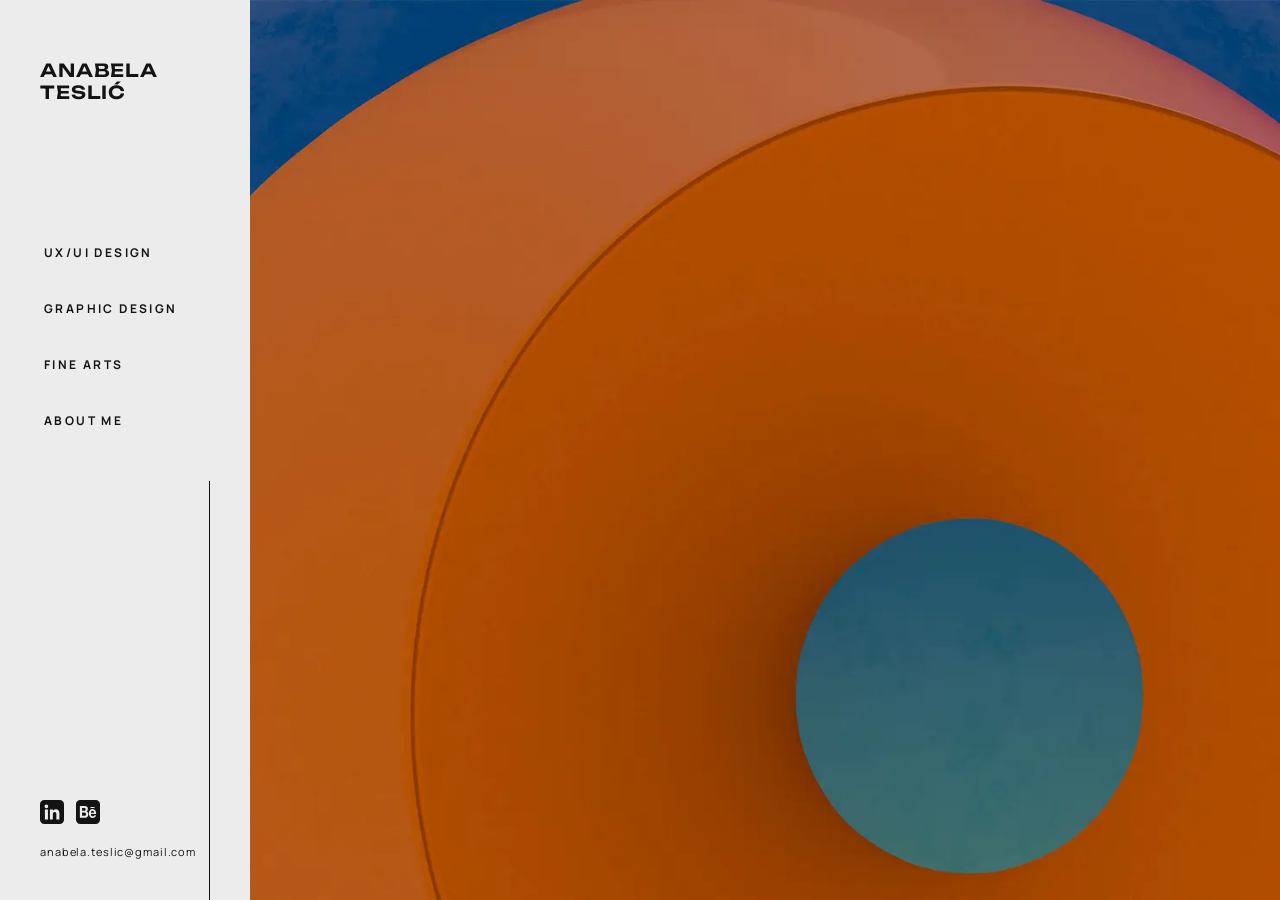
<file: index.html>
<!doctype html>
<html lang="en">
  <head>
    <meta charset="utf-8" />
    <meta name="viewport" content="width=device-width, initial-scale=1" />
    <title>Anabela Teslić — Portfolio</title>
    <meta
      name="description"
      content="Portfolio of Anabela Teslić — designer with five years in visual design, branding, print, digital, and illustration."
    />
    <link rel="preconnect" href="https://fonts.googleapis.com" />
    <link rel="preconnect" href="https://fonts.gstatic.com" crossorigin />
    <link rel="stylesheet" href="css/base.css" />
    <link rel="stylesheet" href="css/layout.css" />
    <link rel="stylesheet" href="css/components.css" />
    <link rel="stylesheet" href="css/animations.css" />
    <link rel="prefetch" href="ux-ui-design.html" />
  </head>
  <body class="page-home">
    <div class="page-shell">
      <header class="topbar">
        <a class="logo-mark logo-mark--mobile" href="index.html" aria-label="Anabela Teslić — Home">Anabela Teslić</a>
        <button
          class="menu-trigger"
          type="button"
          aria-expanded="false"
          aria-controls="mobile-menu"
          aria-label="Open navigation"
          data-menu-trigger
        ></button>
      </header>

      <aside class="sidebar" aria-label="Primary">
        <a class="logo-mark logo-mark--desktop sidebar__brand" href="index.html" aria-label="Anabela Teslić — Home">
          <p>Anabela</p>
          <p>Teslić</p>
        </a>
        <nav class="sidebar__menu" aria-label="Pages">
          <ul class="menu">
            <li class="menu__item">
              <a class="menu-button" href="ux-ui-design.html"><span class="menu-button__label">UX/UI Design</span></a>
            </li>
            <li class="menu__item">
              <a class="menu-button" href="graphic-design.html"><span class="menu-button__label">Graphic Design</span></a>
            </li>
            <li class="menu__item">
              <a class="menu-button" href="fine-arts.html"><span class="menu-button__label">Fine Arts</span></a>
            </li>
            <li class="menu__item">
              <a class="menu-button" href="about-me.html"><span class="menu-button__label">About Me</span></a>
            </li>
          </ul>
        </nav>
        <div class="sidebar__footer">
          <div class="sidebar__contact">
            <ul class="social-icons" aria-label="Social links">
              <li>
                <a class="social-icons__link" href="https://www.linkedin.com/in/anabela-tesli%C4%87-7952a528a/" target="_blank" rel="noopener" aria-label="LinkedIn">
                  <svg xmlns="http://www.w3.org/2000/svg" viewBox="0 0 17.74 17.74" aria-hidden="true"><path fill-rule="evenodd" d="M14.62,0H3.13A3.13,3.13,0,0,0,0,3.13V14.62a3.13,3.13,0,0,0,3.13,3.12H14.62a3.12,3.12,0,0,0,3.12-3.12V3.13A3.13,3.13,0,0,0,14.62,0ZM5.88,14.34H3.62V7.05H5.88ZM4.74,6.09A1.35,1.35,0,1,1,6.07,4.75,1.34,1.34,0,0,1,4.74,6.09Zm9.6,8.25H12.09V10.51c0-1-.4-1.63-1.23-1.63s-1.37.61-1.37,1.63v3.83H7.32V7.05H9.49V8a2.54,2.54,0,0,1,2.2-1.2c1.54,0,2.65.94,2.65,2.89Z"/></svg>
                </a>
              </li>
              <li>
                <a class="social-icons__link" href="https://www.behance.net/anabelateslic" target="_blank" rel="noopener" aria-label="Behance">
                  <svg xmlns="http://www.w3.org/2000/svg" viewBox="0 0 17.74 17.74" aria-hidden="true"><path fill-rule="evenodd" d="M6.26,9.26H4.5v2.42H6.23a1.63,1.63,0,0,0,.45-.06,1.11,1.11,0,0,0,.38-.18.92.92,0,0,0,.27-.36,1.28,1.28,0,0,0,.1-.56,1.29,1.29,0,0,0-.32-1A1.23,1.23,0,0,0,6.26,9.26Z"/><path fill-rule="evenodd" d="M6.86,7.71a1,1,0,0,0,.28-.79,1.23,1.23,0,0,0-.09-.51.88.88,0,0,0-.26-.31A1,1,0,0,0,6.43,6,1.84,1.84,0,0,0,6,5.9H4.5V8H6.14A1.08,1.08,0,0,0,6.86,7.71Z"/><polygon fill-rule="evenodd" points="6.24 11.68 6.23 11.68 6.24 11.69 6.24 11.68"/><path fill-rule="evenodd" d="M14.62,0H3.13A3.13,3.13,0,0,0,0,3.13V14.62a3.13,3.13,0,0,0,3.13,3.12H14.62a3.12,3.12,0,0,0,3.12-3.12V3.13A3.13,3.13,0,0,0,14.62,0ZM10.7,5.12h3V6h-3ZM8.83,11.79a2.25,2.25,0,0,1-.58.79,2.37,2.37,0,0,1-.84.46,3.43,3.43,0,0,1-1,.14H2.87V4.42H6.35a4.08,4.08,0,0,1,1,.11,2.18,2.18,0,0,1,.75.36,1.78,1.78,0,0,1,.48.67,2.81,2.81,0,0,1,.17,1,2.22,2.22,0,0,1-.26,1.11,2,2,0,0,1-.75.72,1.77,1.77,0,0,1,1,.82,2.73,2.73,0,0,1,.34,1.41A2.88,2.88,0,0,1,8.83,11.79Zm2.55-.14h0a1.16,1.16,0,0,0,1,.38,1.19,1.19,0,0,0,.76-.26,1.13,1.13,0,0,0,.39-.57h1.29a3,3,0,0,1-.95,1.64,2.43,2.43,0,0,1-1.54.49,2.64,2.64,0,0,1-1.14-.24,2.47,2.47,0,0,1-.86-.68,3.23,3.23,0,0,1-.55-1.06A4.84,4.84,0,0,1,9.53,10a4.36,4.36,0,0,1,.2-1.33,3.07,3.07,0,0,1,.56-1.06,2.66,2.66,0,0,1,.86-.71,2.46,2.46,0,0,1,1.12-.25A2.22,2.22,0,0,1,13.46,7a2.47,2.47,0,0,1,.83.84A3.68,3.68,0,0,1,14.76,9a5.45,5.45,0,0,1,.11,1.41H11A1.92,1.92,0,0,0,11.38,11.65Z"/><path fill-rule="evenodd" d="M13.05,8.32A1,1,0,0,0,12.22,8a1.06,1.06,0,0,0-.58.14,1.24,1.24,0,0,0-.37.35,1.41,1.41,0,0,0-.2.45,2.25,2.25,0,0,0-.06.41H13.4a2,2,0,0,0-.34-1Z"/></svg>
                </a>
              </li>
            </ul>
            <a class="email-link" href="mailto:anabela.teslic@gmail.com">anabela.teslic@gmail.com</a>
          </div>
          <span class="sidebar__divider" aria-hidden="true"></span>
        </div>
      </aside>

      <nav class="mobile-menu" id="mobile-menu" aria-label="Mobile">
        <ul class="mobile-menu__list">
          <li>
            <a class="mobile-menu__item" href="ux-ui-design.html">UX/UI Design</a>
          </li>
          <li>
            <a class="mobile-menu__item" href="graphic-design.html">Graphic Design</a>
          </li>
          <li>
            <a class="mobile-menu__item" href="fine-arts.html">Fine Arts</a>
          </li>
          <li>
            <a class="mobile-menu__item" href="about-me.html">About Me</a>
          </li>
        </ul>
        <div class="mobile-menu__contact">
          <ul class="social-icons" aria-label="Social links">
            <li>
              <a class="social-icons__link" href="https://www.linkedin.com/in/anabela-tesli%C4%87-7952a528a/" target="_blank" rel="noopener" aria-label="LinkedIn">
                <svg xmlns="http://www.w3.org/2000/svg" viewBox="0 0 17.74 17.74" aria-hidden="true"><path fill-rule="evenodd" d="M14.62,0H3.13A3.13,3.13,0,0,0,0,3.13V14.62a3.13,3.13,0,0,0,3.13,3.12H14.62a3.12,3.12,0,0,0,3.12-3.12V3.13A3.13,3.13,0,0,0,14.62,0ZM5.88,14.34H3.62V7.05H5.88ZM4.74,6.09A1.35,1.35,0,1,1,6.07,4.75,1.34,1.34,0,0,1,4.74,6.09Zm9.6,8.25H12.09V10.51c0-1-.4-1.63-1.23-1.63s-1.37.61-1.37,1.63v3.83H7.32V7.05H9.49V8a2.54,2.54,0,0,1,2.2-1.2c1.54,0,2.65.94,2.65,2.89Z"/></svg>
              </a>
            </li>
            <li>
              <a class="social-icons__link" href="https://www.behance.net/anabelateslic" target="_blank" rel="noopener" aria-label="Behance">
                <svg xmlns="http://www.w3.org/2000/svg" viewBox="0 0 17.74 17.74" aria-hidden="true"><path fill-rule="evenodd" d="M6.26,9.26H4.5v2.42H6.23a1.63,1.63,0,0,0,.45-.06,1.11,1.11,0,0,0,.38-.18.92.92,0,0,0,.27-.36,1.28,1.28,0,0,0,.1-.56,1.29,1.29,0,0,0-.32-1A1.23,1.23,0,0,0,6.26,9.26Z"/><path fill-rule="evenodd" d="M6.86,7.71a1,1,0,0,0,.28-.79,1.23,1.23,0,0,0-.09-.51.88.88,0,0,0-.26-.31A1,1,0,0,0,6.43,6,1.84,1.84,0,0,0,6,5.9H4.5V8H6.14A1.08,1.08,0,0,0,6.86,7.71Z"/><polygon fill-rule="evenodd" points="6.24 11.68 6.23 11.68 6.24 11.69 6.24 11.68"/><path fill-rule="evenodd" d="M14.62,0H3.13A3.13,3.13,0,0,0,0,3.13V14.62a3.13,3.13,0,0,0,3.13,3.12H14.62a3.12,3.12,0,0,0,3.12-3.12V3.13A3.13,3.13,0,0,0,14.62,0ZM10.7,5.12h3V6h-3ZM8.83,11.79a2.25,2.25,0,0,1-.58.79,2.37,2.37,0,0,1-.84.46,3.43,3.43,0,0,1-1,.14H2.87V4.42H6.35a4.08,4.08,0,0,1,1,.11,2.18,2.18,0,0,1,.75.36,1.78,1.78,0,0,1,.48.67,2.81,2.81,0,0,1,.17,1,2.22,2.22,0,0,1-.26,1.11,2,2,0,0,1-.75.72,1.77,1.77,0,0,1,1,.82,2.73,2.73,0,0,1,.34,1.41A2.88,2.88,0,0,1,8.83,11.79Zm2.55-.14h0a1.16,1.16,0,0,0,1,.38,1.19,1.19,0,0,0,.76-.26,1.13,1.13,0,0,0,.39-.57h1.29a3,3,0,0,1-.95,1.64,2.43,2.43,0,0,1-1.54.49,2.64,2.64,0,0,1-1.14-.24,2.47,2.47,0,0,1-.86-.68,3.23,3.23,0,0,1-.55-1.06A4.84,4.84,0,0,1,9.53,10a4.36,4.36,0,0,1,.2-1.33,3.07,3.07,0,0,1,.56-1.06,2.66,2.66,0,0,1,.86-.71,2.46,2.46,0,0,1,1.12-.25A2.22,2.22,0,0,1,13.46,7a2.47,2.47,0,0,1,.83.84A3.68,3.68,0,0,1,14.76,9a5.45,5.45,0,0,1,.11,1.41H11A1.92,1.92,0,0,0,11.38,11.65Z"/><path fill-rule="evenodd" d="M13.05,8.32A1,1,0,0,0,12.22,8a1.06,1.06,0,0,0-.58.14,1.24,1.24,0,0,0-.37.35,1.41,1.41,0,0,0-.2.45,2.25,2.25,0,0,0-.06.41H13.4a2,2,0,0,0-.34-1Z"/></svg>
              </a>
            </li>
          </ul>
          <a class="email-link" href="mailto:anabela.teslic@gmail.com">anabela.teslic@gmail.com</a>
        </div>
      </nav>

      <main id="main" class="main page-home__main">
        <section class="home-hero" aria-label="Featured work">
          <picture>
            <source type="image/webp" srcset="assets/images/home/home-background.webp" />
            <img class="home-hero__image" src="assets/images/home/home-background.png" alt="" />
          </picture>
        </section>
      </main>
    </div>

    <noscript>
      <style>
        [data-reveal] {
          opacity: 1 !important;
          transform: none !important;
        }
      </style>
    </noscript>

    <script src="js/main.js" defer></script>
    <script src="js/home.js" defer></script>
  </body>
</html>
</file>
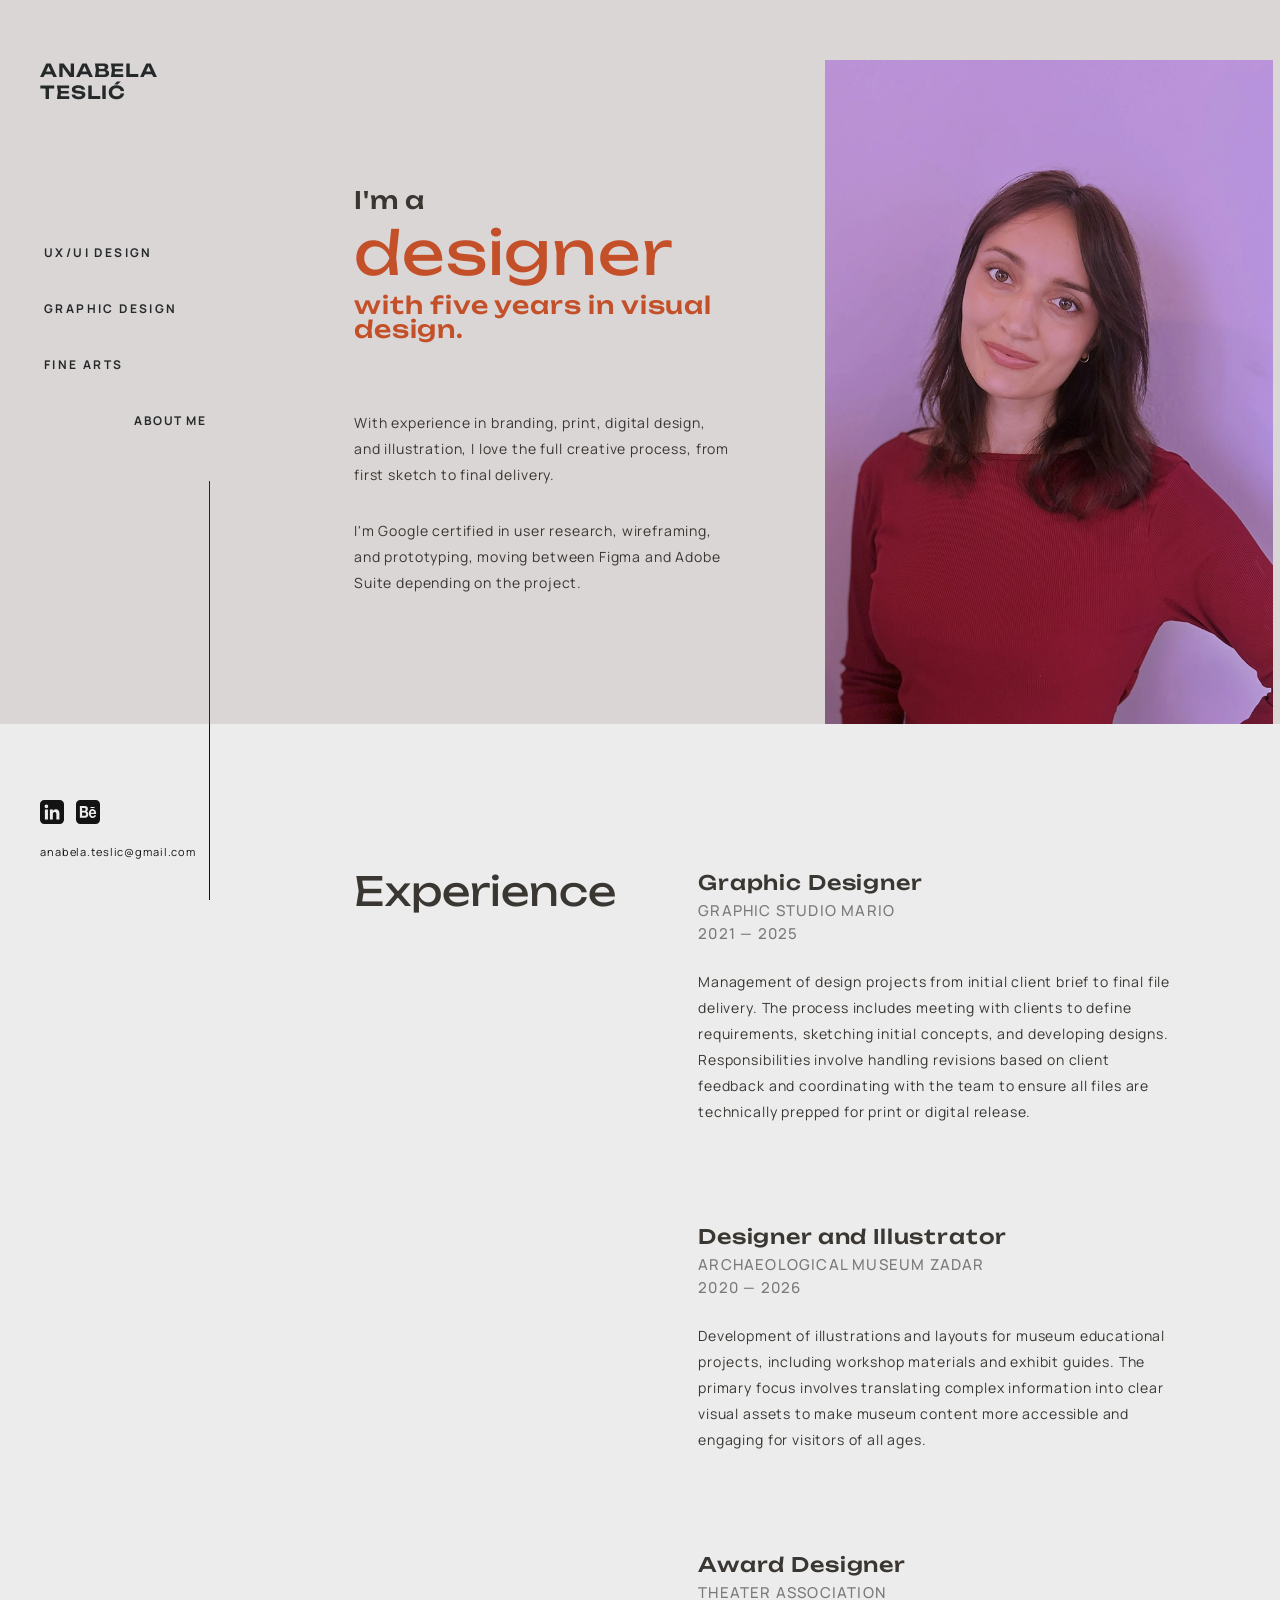
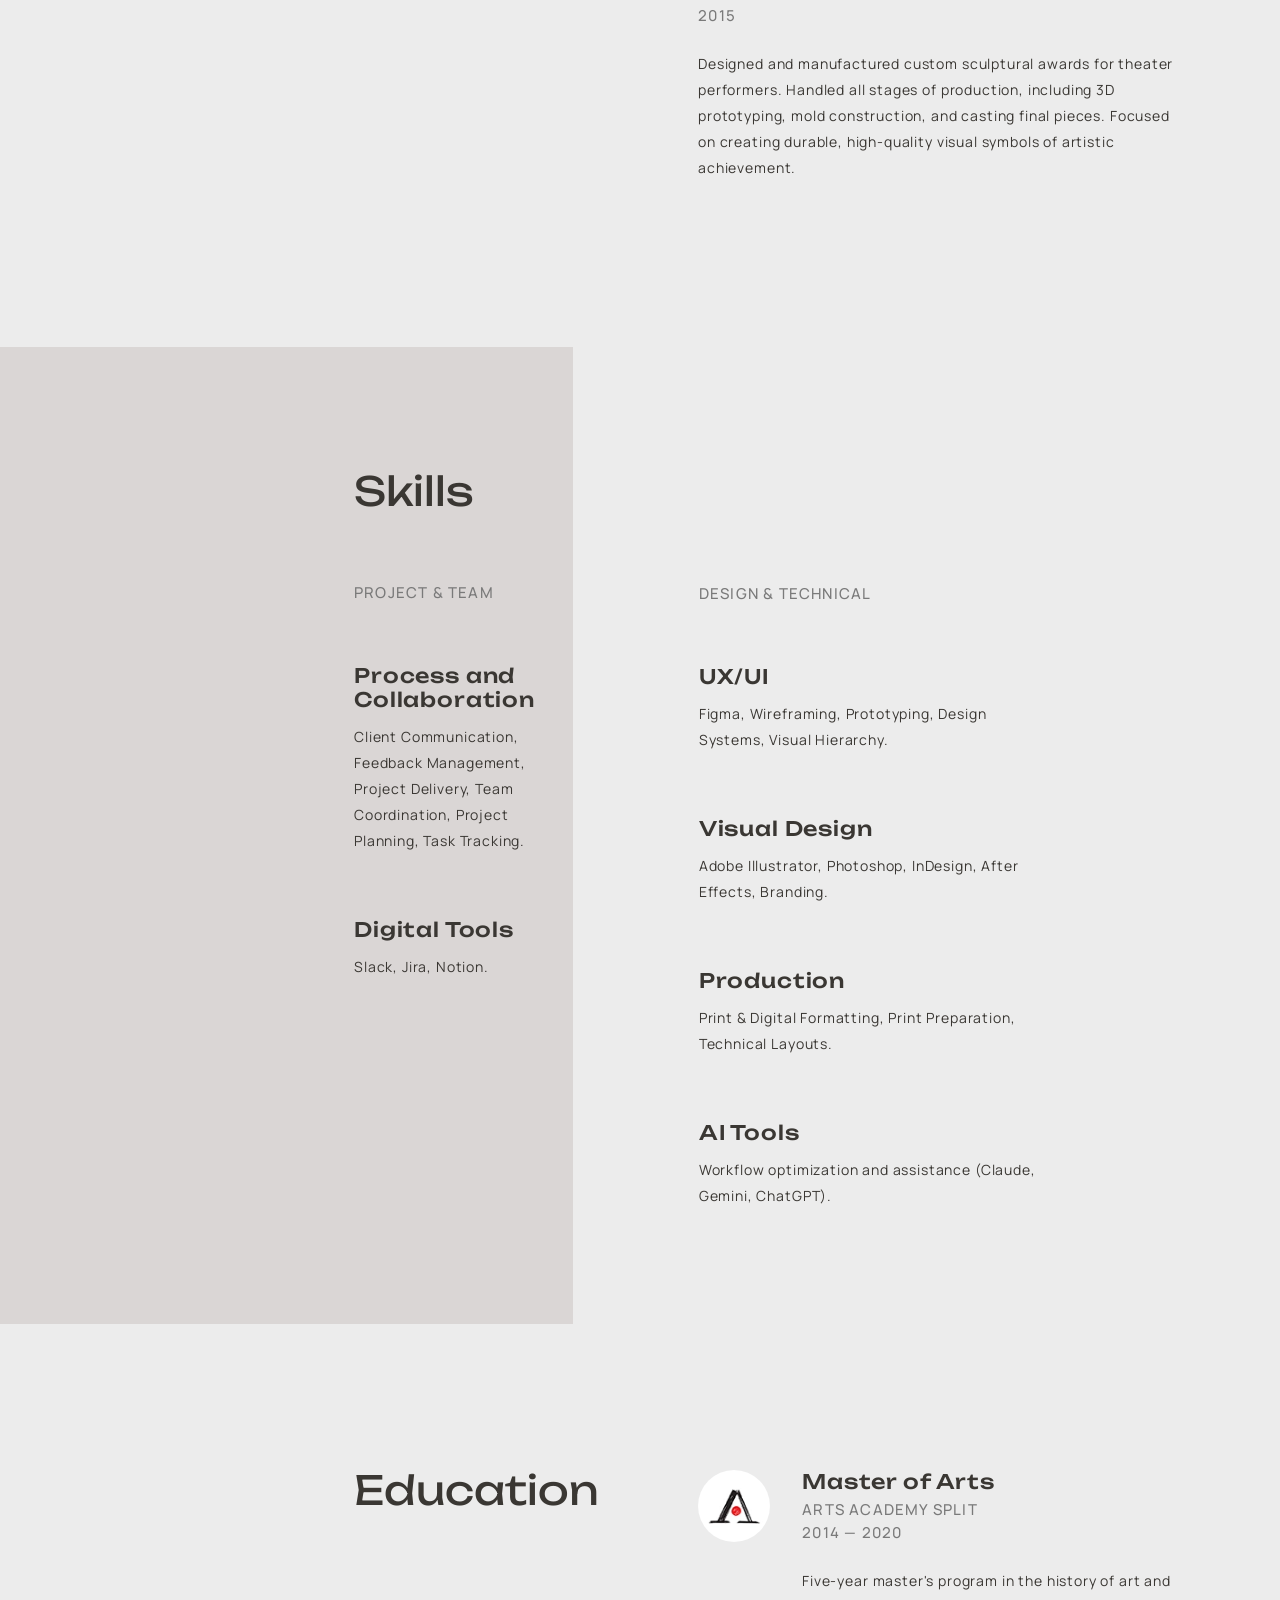
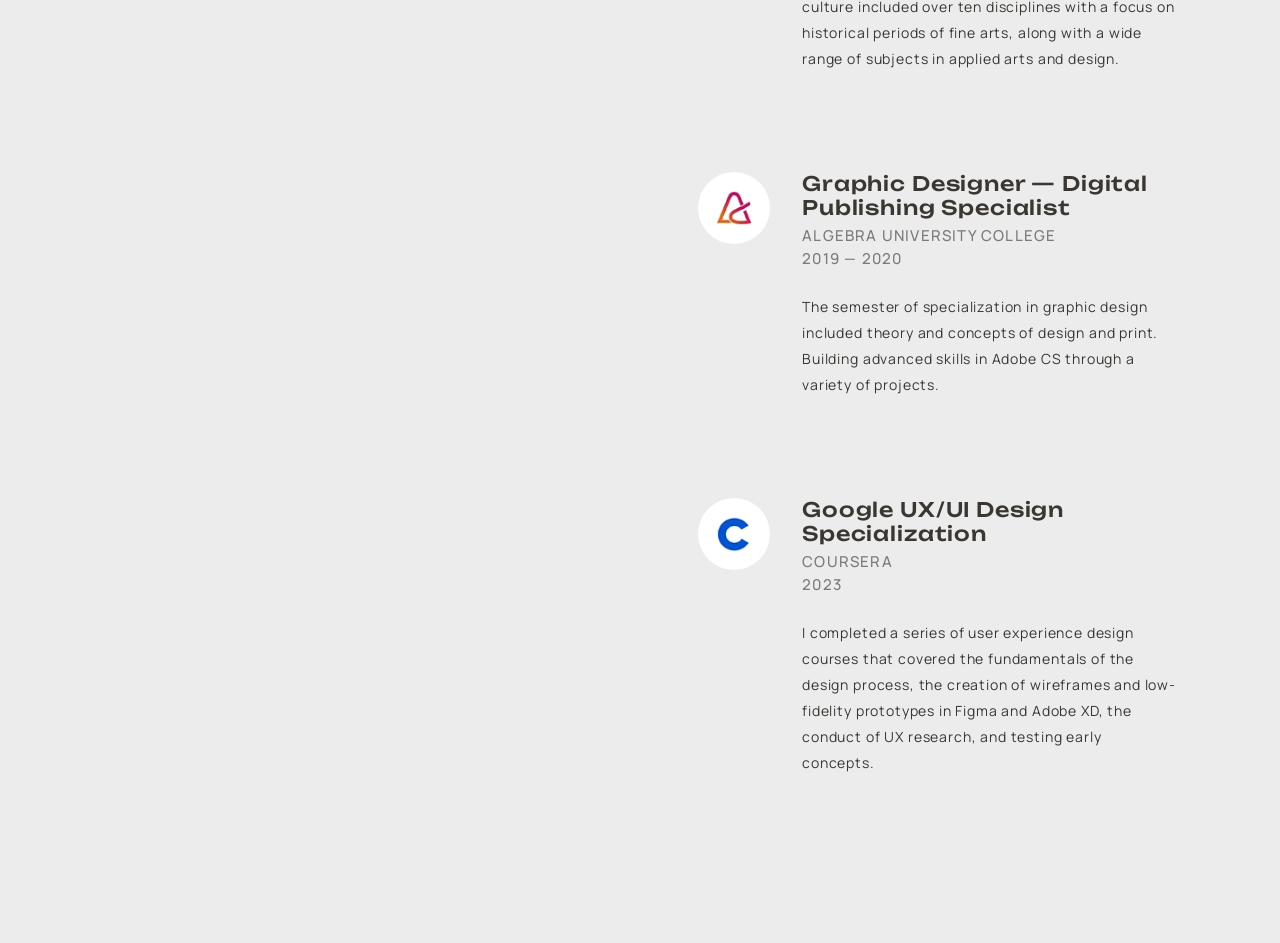
<file: about-me.html>
<!doctype html>
<html lang="en">
  <head>
    <meta charset="utf-8" />
    <meta name="viewport" content="width=device-width, initial-scale=1" />
    <title>About Me — Anabela Teslić</title>
    <meta name="description" content="About Anabela Teslić — designer with five years in visual design, with experience in branding, print, digital, and illustration." />
    <link rel="preconnect" href="https://fonts.googleapis.com" />
    <link rel="preconnect" href="https://fonts.gstatic.com" crossorigin />
    <link rel="stylesheet" href="css/base.css" />
    <link rel="stylesheet" href="css/layout.css" />
    <link rel="stylesheet" href="css/components.css" />
    <link rel="stylesheet" href="css/animations.css" />
    <link rel="stylesheet" href="css/about-me.css" />
  </head>
  <body class="page-about-me">
    <div class="page-shell">
      <header class="topbar">
        <a class="logo-mark logo-mark--mobile" href="index.html" aria-label="Anabela Teslić — Home">Anabela Teslić</a>
        <button
          class="menu-trigger"
          type="button"
          aria-expanded="false"
          aria-controls="mobile-menu"
          aria-label="Open navigation"
          data-menu-trigger
        ></button>
      </header>

      <aside class="sidebar" aria-label="Primary">
        <a class="logo-mark logo-mark--desktop sidebar__brand" href="index.html" aria-label="Anabela Teslić — Home">
          <p>Anabela</p>
          <p>Teslić</p>
        </a>
        <nav class="sidebar__menu" aria-label="Pages">
          <ul class="menu">
            <li class="menu__item">
              <a class="menu-button" href="ux-ui-design.html"><span class="menu-button__label">UX/UI Design</span></a>
            </li>
            <li class="menu__item">
              <a class="menu-button" href="graphic-design.html"><span class="menu-button__label">Graphic Design</span></a>
            </li>
            <li class="menu__item">
              <a class="menu-button" href="fine-arts.html"><span class="menu-button__label">Fine Arts</span></a>
            </li>
            <li class="menu__item">
              <a class="menu-button" aria-current="page" href="about-me.html"><span class="menu-button__label">About Me</span></a>
            </li>
          </ul>
        </nav>
        <div class="sidebar__footer">
          <div class="sidebar__contact">
            <ul class="social-icons" aria-label="Social links">
              <li>
                <a class="social-icons__link" href="https://www.linkedin.com/in/anabela-tesli%C4%87-7952a528a/" target="_blank" rel="noopener" aria-label="LinkedIn">
                  <svg xmlns="http://www.w3.org/2000/svg" viewBox="0 0 17.74 17.74" aria-hidden="true"><path fill-rule="evenodd" d="M14.62,0H3.13A3.13,3.13,0,0,0,0,3.13V14.62a3.13,3.13,0,0,0,3.13,3.12H14.62a3.12,3.12,0,0,0,3.12-3.12V3.13A3.13,3.13,0,0,0,14.62,0ZM5.88,14.34H3.62V7.05H5.88ZM4.74,6.09A1.35,1.35,0,1,1,6.07,4.75,1.34,1.34,0,0,1,4.74,6.09Zm9.6,8.25H12.09V10.51c0-1-.4-1.63-1.23-1.63s-1.37.61-1.37,1.63v3.83H7.32V7.05H9.49V8a2.54,2.54,0,0,1,2.2-1.2c1.54,0,2.65.94,2.65,2.89Z"/></svg>
                </a>
              </li>
              <li>
                <a class="social-icons__link" href="https://www.behance.net/anabelateslic" target="_blank" rel="noopener" aria-label="Behance">
                  <svg xmlns="http://www.w3.org/2000/svg" viewBox="0 0 17.74 17.74" aria-hidden="true"><path fill-rule="evenodd" d="M6.26,9.26H4.5v2.42H6.23a1.63,1.63,0,0,0,.45-.06,1.11,1.11,0,0,0,.38-.18.92.92,0,0,0,.27-.36,1.28,1.28,0,0,0,.1-.56,1.29,1.29,0,0,0-.32-1A1.23,1.23,0,0,0,6.26,9.26Z"/><path fill-rule="evenodd" d="M6.86,7.71a1,1,0,0,0,.28-.79,1.23,1.23,0,0,0-.09-.51.88.88,0,0,0-.26-.31A1,1,0,0,0,6.43,6,1.84,1.84,0,0,0,6,5.9H4.5V8H6.14A1.08,1.08,0,0,0,6.86,7.71Z"/><polygon fill-rule="evenodd" points="6.24 11.68 6.23 11.68 6.24 11.69 6.24 11.68"/><path fill-rule="evenodd" d="M14.62,0H3.13A3.13,3.13,0,0,0,0,3.13V14.62a3.13,3.13,0,0,0,3.13,3.12H14.62a3.12,3.12,0,0,0,3.12-3.12V3.13A3.13,3.13,0,0,0,14.62,0ZM10.7,5.12h3V6h-3ZM8.83,11.79a2.25,2.25,0,0,1-.58.79,2.37,2.37,0,0,1-.84.46,3.43,3.43,0,0,1-1,.14H2.87V4.42H6.35a4.08,4.08,0,0,1,1,.11,2.18,2.18,0,0,1,.75.36,1.78,1.78,0,0,1,.48.67,2.81,2.81,0,0,1,.17,1,2.22,2.22,0,0,1-.26,1.11,2,2,0,0,1-.75.72,1.77,1.77,0,0,1,1,.82,2.73,2.73,0,0,1,.34,1.41A2.88,2.88,0,0,1,8.83,11.79Zm2.55-.14h0a1.16,1.16,0,0,0,1,.38,1.19,1.19,0,0,0,.76-.26,1.13,1.13,0,0,0,.39-.57h1.29a3,3,0,0,1-.95,1.64,2.43,2.43,0,0,1-1.54.49,2.64,2.64,0,0,1-1.14-.24,2.47,2.47,0,0,1-.86-.68,3.23,3.23,0,0,1-.55-1.06A4.84,4.84,0,0,1,9.53,10a4.36,4.36,0,0,1,.2-1.33,3.07,3.07,0,0,1,.56-1.06,2.66,2.66,0,0,1,.86-.71,2.46,2.46,0,0,1,1.12-.25A2.22,2.22,0,0,1,13.46,7a2.47,2.47,0,0,1,.83.84A3.68,3.68,0,0,1,14.76,9a5.45,5.45,0,0,1,.11,1.41H11A1.92,1.92,0,0,0,11.38,11.65Z"/><path fill-rule="evenodd" d="M13.05,8.32A1,1,0,0,0,12.22,8a1.06,1.06,0,0,0-.58.14,1.24,1.24,0,0,0-.37.35,1.41,1.41,0,0,0-.2.45,2.25,2.25,0,0,0-.06.41H13.4a2,2,0,0,0-.34-1Z"/></svg>
                </a>
              </li>
            </ul>
            <a class="email-link" href="mailto:anabela.teslic@gmail.com">anabela.teslic@gmail.com</a>
          </div>
          <span class="sidebar__divider" aria-hidden="true"></span>
        </div>
      </aside>

      <nav class="mobile-menu" id="mobile-menu" aria-label="Mobile">
        <ul class="mobile-menu__list">
          <li><a class="mobile-menu__item" href="ux-ui-design.html">UX/UI Design</a></li>
          <li><a class="mobile-menu__item" href="graphic-design.html">Graphic Design</a></li>
          <li><a class="mobile-menu__item" href="fine-arts.html">Fine Arts</a></li>
          <li><a class="mobile-menu__item" aria-current="page" href="about-me.html">About Me</a></li>
        </ul>
        <div class="mobile-menu__contact">
          <ul class="social-icons" aria-label="Social links">
            <li>
              <a class="social-icons__link" href="https://www.linkedin.com/in/anabela-tesli%C4%87-7952a528a/" target="_blank" rel="noopener" aria-label="LinkedIn">
                <svg xmlns="http://www.w3.org/2000/svg" viewBox="0 0 17.74 17.74" aria-hidden="true"><path fill-rule="evenodd" d="M14.62,0H3.13A3.13,3.13,0,0,0,0,3.13V14.62a3.13,3.13,0,0,0,3.13,3.12H14.62a3.12,3.12,0,0,0,3.12-3.12V3.13A3.13,3.13,0,0,0,14.62,0ZM5.88,14.34H3.62V7.05H5.88ZM4.74,6.09A1.35,1.35,0,1,1,6.07,4.75,1.34,1.34,0,0,1,4.74,6.09Zm9.6,8.25H12.09V10.51c0-1-.4-1.63-1.23-1.63s-1.37.61-1.37,1.63v3.83H7.32V7.05H9.49V8a2.54,2.54,0,0,1,2.2-1.2c1.54,0,2.65.94,2.65,2.89Z"/></svg>
              </a>
            </li>
            <li>
              <a class="social-icons__link" href="https://www.behance.net/anabelateslic" target="_blank" rel="noopener" aria-label="Behance">
                <svg xmlns="http://www.w3.org/2000/svg" viewBox="0 0 17.74 17.74" aria-hidden="true"><path fill-rule="evenodd" d="M6.26,9.26H4.5v2.42H6.23a1.63,1.63,0,0,0,.45-.06,1.11,1.11,0,0,0,.38-.18.92.92,0,0,0,.27-.36,1.28,1.28,0,0,0,.1-.56,1.29,1.29,0,0,0-.32-1A1.23,1.23,0,0,0,6.26,9.26Z"/><path fill-rule="evenodd" d="M6.86,7.71a1,1,0,0,0,.28-.79,1.23,1.23,0,0,0-.09-.51.88.88,0,0,0-.26-.31A1,1,0,0,0,6.43,6,1.84,1.84,0,0,0,6,5.9H4.5V8H6.14A1.08,1.08,0,0,0,6.86,7.71Z"/><polygon fill-rule="evenodd" points="6.24 11.68 6.23 11.68 6.24 11.69 6.24 11.68"/><path fill-rule="evenodd" d="M14.62,0H3.13A3.13,3.13,0,0,0,0,3.13V14.62a3.13,3.13,0,0,0,3.13,3.12H14.62a3.12,3.12,0,0,0,3.12-3.12V3.13A3.13,3.13,0,0,0,14.62,0ZM10.7,5.12h3V6h-3ZM8.83,11.79a2.25,2.25,0,0,1-.58.79,2.37,2.37,0,0,1-.84.46,3.43,3.43,0,0,1-1,.14H2.87V4.42H6.35a4.08,4.08,0,0,1,1,.11,2.18,2.18,0,0,1,.75.36,1.78,1.78,0,0,1,.48.67,2.81,2.81,0,0,1,.17,1,2.22,2.22,0,0,1-.26,1.11,2,2,0,0,1-.75.72,1.77,1.77,0,0,1,1,.82,2.73,2.73,0,0,1,.34,1.41A2.88,2.88,0,0,1,8.83,11.79Zm2.55-.14h0a1.16,1.16,0,0,0,1,.38,1.19,1.19,0,0,0,.76-.26,1.13,1.13,0,0,0,.39-.57h1.29a3,3,0,0,1-.95,1.64,2.43,2.43,0,0,1-1.54.49,2.64,2.64,0,0,1-1.14-.24,2.47,2.47,0,0,1-.86-.68,3.23,3.23,0,0,1-.55-1.06A4.84,4.84,0,0,1,9.53,10a4.36,4.36,0,0,1,.2-1.33,3.07,3.07,0,0,1,.56-1.06,2.66,2.66,0,0,1,.86-.71,2.46,2.46,0,0,1,1.12-.25A2.22,2.22,0,0,1,13.46,7a2.47,2.47,0,0,1,.83.84A3.68,3.68,0,0,1,14.76,9a5.45,5.45,0,0,1,.11,1.41H11A1.92,1.92,0,0,0,11.38,11.65Z"/><path fill-rule="evenodd" d="M13.05,8.32A1,1,0,0,0,12.22,8a1.06,1.06,0,0,0-.58.14,1.24,1.24,0,0,0-.37.35,1.41,1.41,0,0,0-.2.45,2.25,2.25,0,0,0-.06.41H13.4a2,2,0,0,0-.34-1Z"/></svg>
              </a>
            </li>
          </ul>
          <a class="email-link" href="mailto:anabela.teslic@gmail.com">anabela.teslic@gmail.com</a>
        </div>
      </nav>

      <main id="main" class="main">
        <section class="about-headline" aria-label="Introduction" data-reveal>
          <div class="about-headline__text">
            <div class="hero-statement">
              <p class="hero-statement__line-top">I'm a</p>
              <p class="hero-statement__line-display">designer</p>
              <p class="hero-statement__line-bottom">with five years in visual design.</p>
            </div>
            <div class="about-headline__description">
              <p>With experience in branding, print, digital design, and illustration, I love the full creative process, from first sketch to final delivery.</p>
              <p>I'm Google certified in user research, wireframing, and prototyping, moving between Figma and Adobe Suite depending on the project.</p>
            </div>
          </div>
          <picture>
            <source type="image/webp" srcset="assets/images/about/portrait.webp" />
            <img class="about-headline__portrait" src="assets/images/about/portrait.png" alt="Portrait of Anabela Teslić" />
          </picture>
        </section>

        <section class="about-section" aria-label="Experience" data-reveal>
          <div class="about-section__title-cell">
            <h2 class="about-section__title t-headline-large">Experience</h2>
          </div>
          <div class="about-section__items-cell">
            <ul class="experience-list">
              <li class="experience-item">
                <div class="experience-item__body">
                  <header class="experience-item__title">
                    <h3 class="experience-item__role">Graphic Designer</h3>
                    <p class="experience-item__company">Graphic Studio Mario</p>
                    <p class="experience-item__duration">2021 — 2025</p>
                  </header>
                  <p class="experience-item__description">
                    Management of design projects from initial client brief to final file delivery. The process includes meeting with clients to define requirements, sketching initial concepts, and developing designs. Responsibilities involve handling revisions based on client feedback and coordinating with the team to ensure all files are technically prepped for print or digital release.
                  </p>
                </div>
              </li>
              <li class="experience-item">
                <div class="experience-item__body">
                  <header class="experience-item__title">
                    <h3 class="experience-item__role">Designer and Illustrator</h3>
                    <p class="experience-item__company">Archaeological Museum Zadar</p>
                    <p class="experience-item__duration">2020 — 2026</p>
                  </header>
                  <p class="experience-item__description">
                    Development of illustrations and layouts for museum educational projects, including workshop materials and exhibit guides. The primary focus involves translating complex information into clear visual assets to make museum content more accessible and engaging for visitors of all ages.
                  </p>
                </div>
              </li>
              <li class="experience-item">
                <div class="experience-item__body">
                  <header class="experience-item__title">
                    <h3 class="experience-item__role">Award Designer</h3>
                    <p class="experience-item__company">Theater Association</p>
                    <p class="experience-item__duration">2015</p>
                  </header>
                  <p class="experience-item__description">
                    Designed and manufactured custom sculptural awards for theater performers. Handled all stages of production, including 3D prototyping, mold construction, and casting final pieces. Focused on creating durable, high-quality visual symbols of artistic achievement.
                  </p>
                </div>
              </li>
            </ul>
          </div>
        </section>

        <section class="about-skills" aria-label="Skills" data-reveal>
          <div class="about-skills__col about-skills__col--gray">
            <h2 class="about-section__title t-headline-large">Skills</h2>
            <div class="skills-stack">
              <div class="skill-group">
                <p class="skill-group__subtitle">Project &amp; Team</p>
                <div class="skill-group__item">
                  <h3 class="skill-group__item-title">Process and Collaboration</h3>
                  <p class="skill-group__item-body">Client Communication, Feedback Management, Project Delivery, Team Coordination, Project Planning, Task Tracking.</p>
                </div>
                <div class="skill-group__item">
                  <h3 class="skill-group__item-title">Digital Tools</h3>
                  <p class="skill-group__item-body">Slack, Jira, Notion.</p>
                </div>
              </div>
            </div>
          </div>
          <div class="about-skills__col">
            <div class="skills-stack">
              <div class="skill-group">
                <p class="skill-group__subtitle">Design &amp; Technical</p>
                <div class="skill-group__item">
                  <h3 class="skill-group__item-title">UX/UI</h3>
                  <p class="skill-group__item-body">Figma, Wireframing, Prototyping, Design Systems, Visual Hierarchy.</p>
                </div>
                <div class="skill-group__item">
                  <h3 class="skill-group__item-title">Visual Design</h3>
                  <p class="skill-group__item-body">Adobe Illustrator, Photoshop, InDesign, After Effects, Branding.</p>
                </div>
                <div class="skill-group__item">
                  <h3 class="skill-group__item-title">Production</h3>
                  <p class="skill-group__item-body">Print &amp; Digital Formatting, Print Preparation, Technical Layouts.</p>
                </div>
                <div class="skill-group__item">
                  <h3 class="skill-group__item-title">AI Tools</h3>
                  <p class="skill-group__item-body">Workflow optimization and assistance (Claude, Gemini, ChatGPT).</p>
                </div>
              </div>
            </div>
          </div>
        </section>

        <section class="about-section" aria-label="Education" data-reveal>
          <div class="about-section__title-cell">
            <h2 class="about-section__title t-headline-large">Education</h2>
          </div>
          <div class="about-section__items-cell">
            <ul class="education-list">
              <li class="education-item">
                <picture>
                  <source type="image/webp" srcset="assets/images/about/edu-arts-academy.webp" />
                  <img class="education-item__avatar" src="assets/images/about/edu-arts-academy.png" alt="Arts Academy Split logo" />
                </picture>
                <div class="education-item__body">
                  <header class="education-item__title">
                    <h3 class="education-item__role">Master of Arts</h3>
                    <p class="education-item__company">Arts Academy Split</p>
                    <p class="education-item__duration">2014 — 2020</p>
                  </header>
                  <p class="education-item__description">
                    Five-year master's program in the history of art and culture included over ten disciplines with a focus on historical periods of fine arts, along with a wide range of subjects in applied arts and design.
                  </p>
                </div>
              </li>
              <li class="education-item">
                <picture>
                  <source type="image/webp" srcset="assets/images/about/edu-algebra.webp" />
                  <img class="education-item__avatar" src="assets/images/about/edu-algebra.png" alt="Algebra University College logo" />
                </picture>
                <div class="education-item__body">
                  <header class="education-item__title">
                    <h3 class="education-item__role">Graphic Designer — Digital Publishing Specialist</h3>
                    <p class="education-item__company">Algebra University College</p>
                    <p class="education-item__duration">2019 — 2020</p>
                  </header>
                  <p class="education-item__description">
                    The semester of specialization in graphic design included theory and concepts of design and print. Building advanced skills in Adobe CS through a variety of projects.
                  </p>
                </div>
              </li>
              <li class="education-item">
                <picture>
                  <source type="image/webp" srcset="assets/images/about/edu-coursera.webp" />
                  <img class="education-item__avatar" src="assets/images/about/edu-coursera.png" alt="Coursera logo" />
                </picture>
                <div class="education-item__body">
                  <header class="education-item__title">
                    <h3 class="education-item__role">Google UX/UI Design Specialization</h3>
                    <p class="education-item__company">Coursera</p>
                    <p class="education-item__duration">2023</p>
                  </header>
                  <p class="education-item__description">
                    I completed a series of user experience design courses that covered the fundamentals of the design process, the creation of wireframes and low-fidelity prototypes in Figma and Adobe XD, the conduct of UX research, and testing early concepts.
                  </p>
                </div>
              </li>
            </ul>
          </div>
        </section>
      </main>
    </div>

    <noscript>
      <style>
        [data-reveal] { opacity: 1 !important; transform: none !important; }
      </style>
    </noscript>

    <script src="js/main.js" defer></script>
  </body>
</html>
</file>
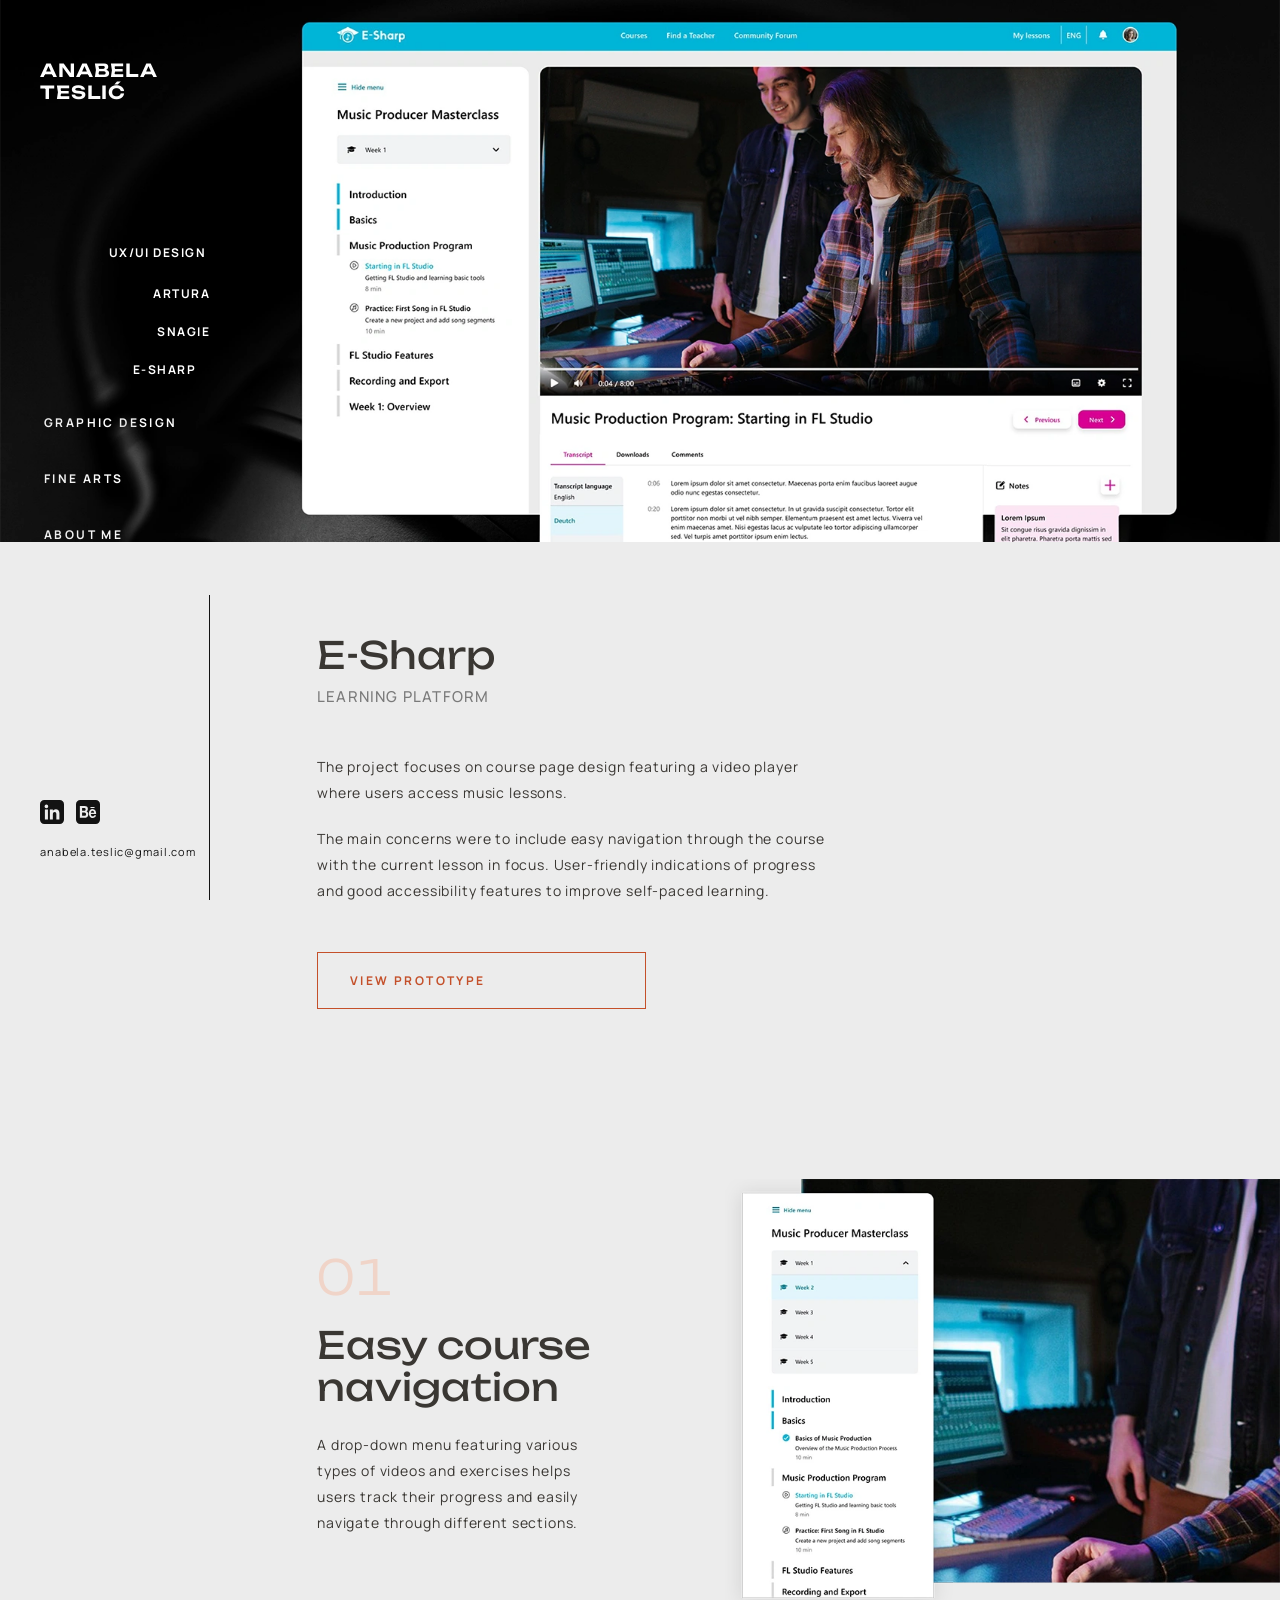
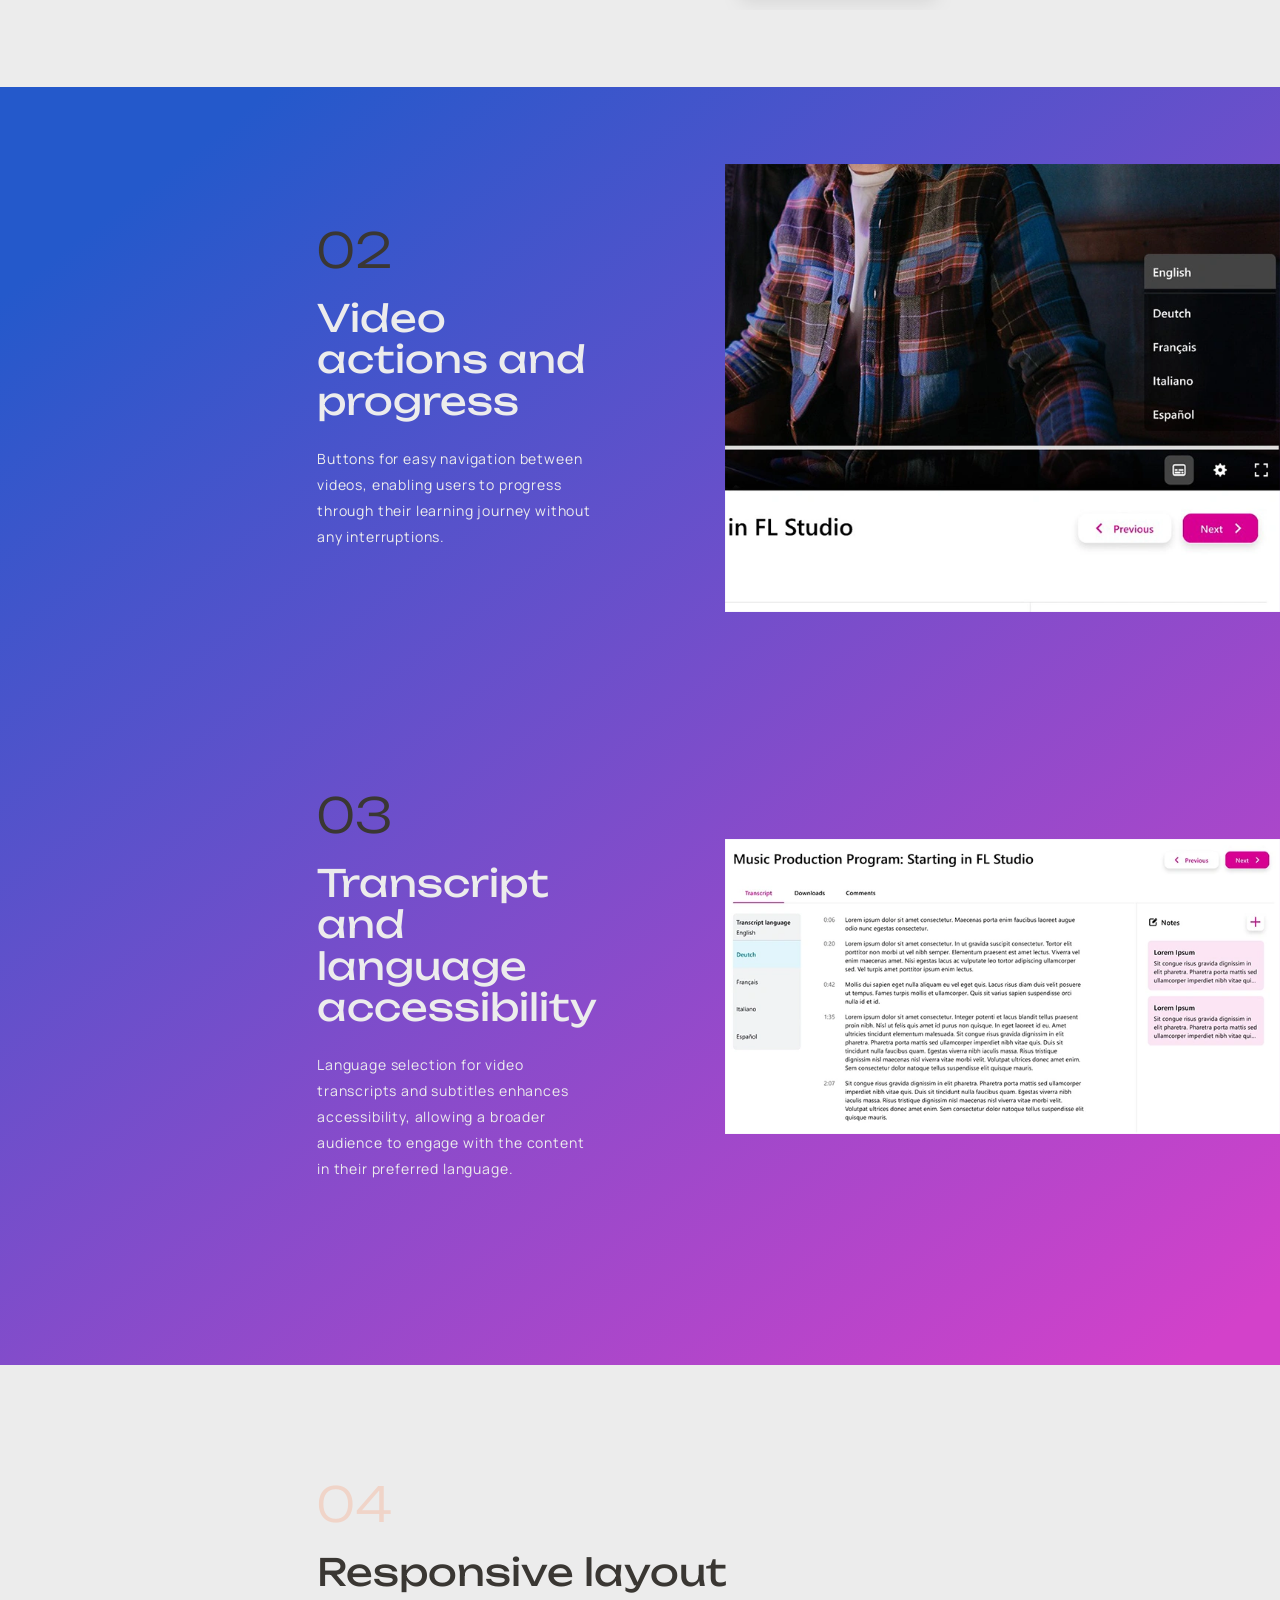
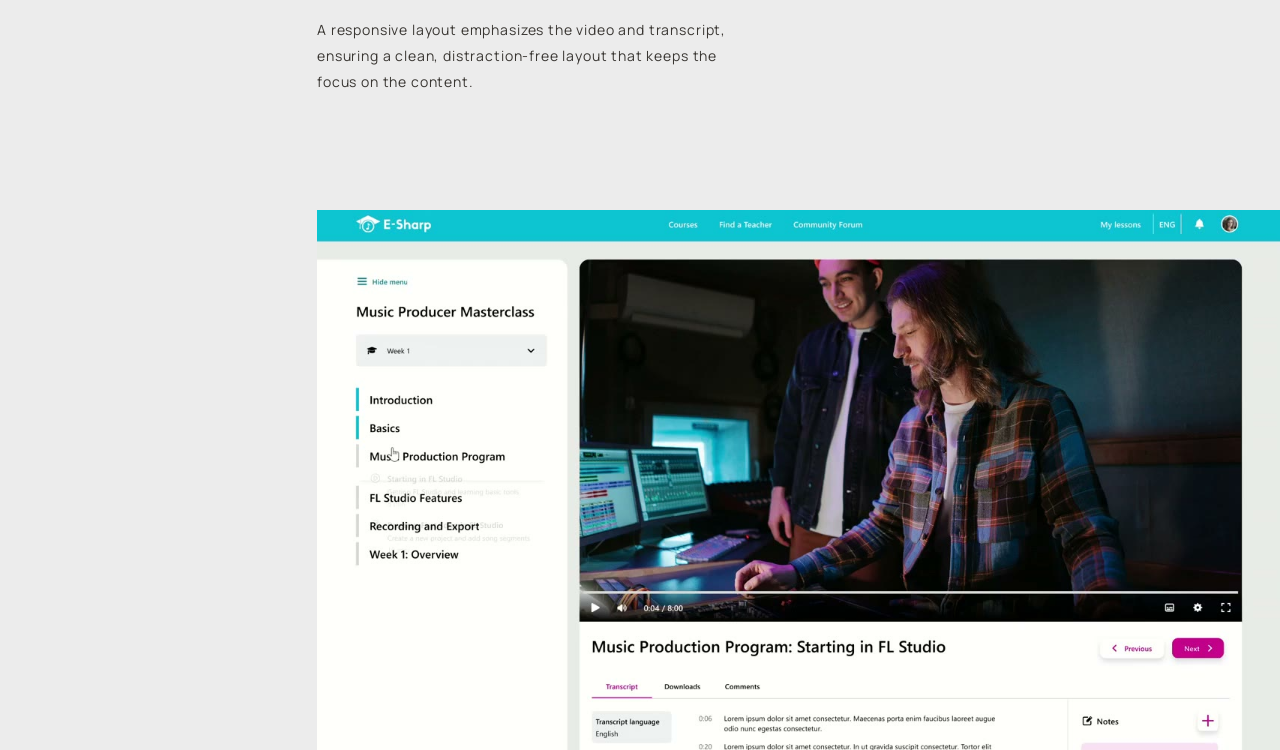
<file: e-sharp.html>
<!doctype html>
<html lang="en">
  <head>
    <meta charset="utf-8" />
    <meta name="viewport" content="width=device-width, initial-scale=1" />
    <title>E-Sharp — UX/UI Case Study — Anabela Teslić</title>
    <meta name="description" content="E-Sharp case study by Anabela Teslić — course-page design for a music e-learning platform, focused on navigation, progress and accessibility." />
    <link rel="preconnect" href="https://fonts.googleapis.com" />
    <link rel="preconnect" href="https://fonts.gstatic.com" crossorigin />
    <link rel="stylesheet" href="css/base.css" />
    <link rel="stylesheet" href="css/layout.css" />
    <link rel="stylesheet" href="css/components.css" />
    <link rel="stylesheet" href="css/case-study.css" />
    <link rel="stylesheet" href="css/animations.css" />
  </head>
  <body class="page-ux-ui page-case-study">
    <div class="page-shell">
      <header class="topbar">
        <a class="logo-mark logo-mark--mobile" href="index.html" aria-label="Anabela Teslić — Home">Anabela Teslić</a>
        <button
          class="menu-trigger"
          type="button"
          aria-expanded="false"
          aria-controls="mobile-menu"
          aria-label="Open navigation"
          data-menu-trigger
        ></button>
      </header>

      <aside class="sidebar" aria-label="Primary">
        <a class="logo-mark logo-mark--desktop sidebar__brand" href="index.html" aria-label="Anabela Teslić — Home">
          <p>Anabela</p>
          <p>Teslić</p>
        </a>
        <nav class="sidebar__menu" aria-label="Pages">
          <ul class="menu">
            <li class="menu__item">
              <a class="menu-button" href="ux-ui-design.html"><span class="menu-button__label">UX/UI Design</span></a>
              <ul class="menu-dropdown__items">
                <li><a class="menu-dropdown__item" href="artura.html">Artura</a></li>
                <li><a class="menu-dropdown__item" href="snagie.html">Snagie</a></li>
                <li><a class="menu-dropdown__item is-current" aria-current="page" href="e-sharp.html">E-Sharp</a></li>
              </ul>
            </li>
            <li class="menu__item">
              <a class="menu-button" href="graphic-design.html"><span class="menu-button__label">Graphic Design</span></a>
            </li>
            <li class="menu__item">
              <a class="menu-button" href="fine-arts.html"><span class="menu-button__label">Fine Arts</span></a>
            </li>
            <li class="menu__item">
              <a class="menu-button" href="about-me.html"><span class="menu-button__label">About Me</span></a>
            </li>
          </ul>
        </nav>
        <div class="sidebar__footer">
          <div class="sidebar__contact">
            <ul class="social-icons" aria-label="Social links">
              <li>
                <a class="social-icons__link" href="https://www.linkedin.com/in/anabela-tesli%C4%87-7952a528a/" target="_blank" rel="noopener" aria-label="LinkedIn">
                  <svg xmlns="http://www.w3.org/2000/svg" viewBox="0 0 17.74 17.74" aria-hidden="true"><path fill-rule="evenodd" d="M14.62,0H3.13A3.13,3.13,0,0,0,0,3.13V14.62a3.13,3.13,0,0,0,3.13,3.12H14.62a3.12,3.12,0,0,0,3.12-3.12V3.13A3.13,3.13,0,0,0,14.62,0ZM5.88,14.34H3.62V7.05H5.88ZM4.74,6.09A1.35,1.35,0,1,1,6.07,4.75,1.34,1.34,0,0,1,4.74,6.09Zm9.6,8.25H12.09V10.51c0-1-.4-1.63-1.23-1.63s-1.37.61-1.37,1.63v3.83H7.32V7.05H9.49V8a2.54,2.54,0,0,1,2.2-1.2c1.54,0,2.65.94,2.65,2.89Z"/></svg>
                </a>
              </li>
              <li>
                <a class="social-icons__link" href="https://www.behance.net/anabelateslic" target="_blank" rel="noopener" aria-label="Behance">
                  <svg xmlns="http://www.w3.org/2000/svg" viewBox="0 0 17.74 17.74" aria-hidden="true"><path fill-rule="evenodd" d="M6.26,9.26H4.5v2.42H6.23a1.63,1.63,0,0,0,.45-.06,1.11,1.11,0,0,0,.38-.18.92.92,0,0,0,.27-.36,1.28,1.28,0,0,0,.1-.56,1.29,1.29,0,0,0-.32-1A1.23,1.23,0,0,0,6.26,9.26Z"/><path fill-rule="evenodd" d="M6.86,7.71a1,1,0,0,0,.28-.79,1.23,1.23,0,0,0-.09-.51.88.88,0,0,0-.26-.31A1,1,0,0,0,6.43,6,1.84,1.84,0,0,0,6,5.9H4.5V8H6.14A1.08,1.08,0,0,0,6.86,7.71Z"/><polygon fill-rule="evenodd" points="6.24 11.68 6.23 11.68 6.24 11.69 6.24 11.68"/><path fill-rule="evenodd" d="M14.62,0H3.13A3.13,3.13,0,0,0,0,3.13V14.62a3.13,3.13,0,0,0,3.13,3.12H14.62a3.12,3.12,0,0,0,3.12-3.12V3.13A3.13,3.13,0,0,0,14.62,0ZM10.7,5.12h3V6h-3ZM8.83,11.79a2.25,2.25,0,0,1-.58.79,2.37,2.37,0,0,1-.84.46,3.43,3.43,0,0,1-1,.14H2.87V4.42H6.35a4.08,4.08,0,0,1,1,.11,2.18,2.18,0,0,1,.75.36,1.78,1.78,0,0,1,.48.67,2.81,2.81,0,0,1,.17,1,2.22,2.22,0,0,1-.26,1.11,2,2,0,0,1-.75.72,1.77,1.77,0,0,1,1,.82,2.73,2.73,0,0,1,.34,1.41A2.88,2.88,0,0,1,8.83,11.79Zm2.55-.14h0a1.16,1.16,0,0,0,1,.38,1.19,1.19,0,0,0,.76-.26,1.13,1.13,0,0,0,.39-.57h1.29a3,3,0,0,1-.95,1.64,2.43,2.43,0,0,1-1.54.49,2.64,2.64,0,0,1-1.14-.24,2.47,2.47,0,0,1-.86-.68,3.23,3.23,0,0,1-.55-1.06A4.84,4.84,0,0,1,9.53,10a4.36,4.36,0,0,1,.2-1.33,3.07,3.07,0,0,1,.56-1.06,2.66,2.66,0,0,1,.86-.71,2.46,2.46,0,0,1,1.12-.25A2.22,2.22,0,0,1,13.46,7a2.47,2.47,0,0,1,.83.84A3.68,3.68,0,0,1,14.76,9a5.45,5.45,0,0,1,.11,1.41H11A1.92,1.92,0,0,0,11.38,11.65Z"/><path fill-rule="evenodd" d="M13.05,8.32A1,1,0,0,0,12.22,8a1.06,1.06,0,0,0-.58.14,1.24,1.24,0,0,0-.37.35,1.41,1.41,0,0,0-.2.45,2.25,2.25,0,0,0-.06.41H13.4a2,2,0,0,0-.34-1Z"/></svg>
                </a>
              </li>
            </ul>
            <a class="email-link" href="mailto:anabela.teslic@gmail.com">anabela.teslic@gmail.com</a>
          </div>
          <span class="sidebar__divider" aria-hidden="true"></span>
        </div>
      </aside>

      <nav class="mobile-menu" id="mobile-menu" aria-label="Mobile">
        <ul class="mobile-menu__list">
          <li>
            <a class="mobile-menu__item" href="ux-ui-design.html">UX/UI Design</a>
            <div class="mobile-menu__sub">
              <a class="mobile-menu__sub-item" href="artura.html">Artura</a>
              <a class="mobile-menu__sub-item" href="snagie.html">Snagie</a>
              <a class="mobile-menu__sub-item is-current" aria-current="page" href="e-sharp.html">E-Sharp</a>
            </div>
          </li>
          <li><a class="mobile-menu__item" href="graphic-design.html">Graphic Design</a></li>
          <li><a class="mobile-menu__item" href="fine-arts.html">Fine Arts</a></li>
          <li><a class="mobile-menu__item" href="about-me.html">About Me</a></li>
        </ul>
        <div class="mobile-menu__contact">
          <ul class="social-icons" aria-label="Social links">
            <li>
              <a class="social-icons__link" href="https://www.linkedin.com/in/anabela-tesli%C4%87-7952a528a/" target="_blank" rel="noopener" aria-label="LinkedIn">
                <svg xmlns="http://www.w3.org/2000/svg" viewBox="0 0 17.74 17.74" aria-hidden="true"><path fill-rule="evenodd" d="M14.62,0H3.13A3.13,3.13,0,0,0,0,3.13V14.62a3.13,3.13,0,0,0,3.13,3.12H14.62a3.12,3.12,0,0,0,3.12-3.12V3.13A3.13,3.13,0,0,0,14.62,0ZM5.88,14.34H3.62V7.05H5.88ZM4.74,6.09A1.35,1.35,0,1,1,6.07,4.75,1.34,1.34,0,0,1,4.74,6.09Zm9.6,8.25H12.09V10.51c0-1-.4-1.63-1.23-1.63s-1.37.61-1.37,1.63v3.83H7.32V7.05H9.49V8a2.54,2.54,0,0,1,2.2-1.2c1.54,0,2.65.94,2.65,2.89Z"/></svg>
              </a>
            </li>
            <li>
              <a class="social-icons__link" href="https://www.behance.net/anabelateslic" target="_blank" rel="noopener" aria-label="Behance">
                <svg xmlns="http://www.w3.org/2000/svg" viewBox="0 0 17.74 17.74" aria-hidden="true"><path fill-rule="evenodd" d="M6.26,9.26H4.5v2.42H6.23a1.63,1.63,0,0,0,.45-.06,1.11,1.11,0,0,0,.38-.18.92.92,0,0,0,.27-.36,1.28,1.28,0,0,0,.1-.56,1.29,1.29,0,0,0-.32-1A1.23,1.23,0,0,0,6.26,9.26Z"/><path fill-rule="evenodd" d="M6.86,7.71a1,1,0,0,0,.28-.79,1.23,1.23,0,0,0-.09-.51.88.88,0,0,0-.26-.31A1,1,0,0,0,6.43,6,1.84,1.84,0,0,0,6,5.9H4.5V8H6.14A1.08,1.08,0,0,0,6.86,7.71Z"/><polygon fill-rule="evenodd" points="6.24 11.68 6.23 11.68 6.24 11.69 6.24 11.68"/><path fill-rule="evenodd" d="M14.62,0H3.13A3.13,3.13,0,0,0,0,3.13V14.62a3.13,3.13,0,0,0,3.13,3.12H14.62a3.12,3.12,0,0,0,3.12-3.12V3.13A3.13,3.13,0,0,0,14.62,0ZM10.7,5.12h3V6h-3ZM8.83,11.79a2.25,2.25,0,0,1-.58.79,2.37,2.37,0,0,1-.84.46,3.43,3.43,0,0,1-1,.14H2.87V4.42H6.35a4.08,4.08,0,0,1,1,.11,2.18,2.18,0,0,1,.75.36,1.78,1.78,0,0,1,.48.67,2.81,2.81,0,0,1,.17,1,2.22,2.22,0,0,1-.26,1.11,2,2,0,0,1-.75.72,1.77,1.77,0,0,1,1,.82,2.73,2.73,0,0,1,.34,1.41A2.88,2.88,0,0,1,8.83,11.79Zm2.55-.14h0a1.16,1.16,0,0,0,1,.38,1.19,1.19,0,0,0,.76-.26,1.13,1.13,0,0,0,.39-.57h1.29a3,3,0,0,1-.95,1.64,2.43,2.43,0,0,1-1.54.49,2.64,2.64,0,0,1-1.14-.24,2.47,2.47,0,0,1-.86-.68,3.23,3.23,0,0,1-.55-1.06A4.84,4.84,0,0,1,9.53,10a4.36,4.36,0,0,1,.2-1.33,3.07,3.07,0,0,1,.56-1.06,2.66,2.66,0,0,1,.86-.71,2.46,2.46,0,0,1,1.12-.25A2.22,2.22,0,0,1,13.46,7a2.47,2.47,0,0,1,.83.84A3.68,3.68,0,0,1,14.76,9a5.45,5.45,0,0,1,.11,1.41H11A1.92,1.92,0,0,0,11.38,11.65Z"/><path fill-rule="evenodd" d="M13.05,8.32A1,1,0,0,0,12.22,8a1.06,1.06,0,0,0-.58.14,1.24,1.24,0,0,0-.37.35,1.41,1.41,0,0,0-.2.45,2.25,2.25,0,0,0-.06.41H13.4a2,2,0,0,0-.34-1Z"/></svg>
              </a>
            </li>
          </ul>
          <a class="email-link" href="mailto:anabela.teslic@gmail.com">anabela.teslic@gmail.com</a>
        </div>
      </nav>

      <main id="main" class="main case-study case-study--center">
        <!-- Hero showcase banner -->
        <section class="cs-banner" data-reveal>
          <div class="cs-figure">
            <picture>
              <source type="image/webp" srcset="assets/images/case-studies/e-sharp-hero-showcase.webp" />
              <img src="assets/images/case-studies/e-sharp-hero-showcase.png" alt="E-Sharp music course page — full showcase" />
            </picture>
          </div>
        </section>

        <!-- Intro -->
        <section class="cs-intro" data-reveal>
          <div class="cs-lead">
            <header class="cs-lead__heading">
              <h1 class="cs-heading">E-Sharp</h1>
              <p class="cs-eyebrow">Learning platform</p>
            </header>
            <div class="cs-lead__body">
              <p class="cs-body">The project focuses on course page design featuring a video player where users access music lessons.</p>
              <p class="cs-body">The main concerns were to include easy navigation through the course with the current lesson in focus. User-friendly indications of progress and good accessibility features to improve self-paced learning.</p>
            </div>
            <a class="btn-case-study" href="https://www.figma.com/proto/9XAITsJy6yv8W9zSV8k7ON/TASK---E-Sharp?node-id=8-15&amp;t=qdtyG1l8bXlzoeRg-1&amp;scaling=scale-down&amp;content-scaling=fixed&amp;page-id=0%3A1&amp;starting-point-node-id=8%3A15" target="_blank" rel="noopener"><span class="btn-case-study__label">View Prototype</span></a>
          </div>
        </section>

        <!-- Challenge 01 -->
        <section class="cs-feature-row cs-feature-row--bleed" data-reveal>
          <div class="cs-feature-row__text">
            <p class="cs-number">01</p>
            <h2 class="cs-heading">Easy course navigation</h2>
            <p class="cs-body">A drop-down menu featuring various types of videos and exercises helps users track their progress and easily navigate through different sections.</p>
          </div>
          <div class="cs-feature-row__media">
            <div class="cs-figure">
              <picture>
                <source type="image/webp" srcset="assets/images/case-studies/e-sharp-01-navigation.webp" />
                <img src="assets/images/case-studies/e-sharp-01-navigation.png" alt="E-Sharp course navigation drop-down menu" />
              </picture>
            </div>
          </div>
        </section>

        <!-- Challenges 02 & 03 (gradient band) -->
        <section class="cs-band cs-band--esharp" data-reveal>
          <div class="cs-feature-row cs-feature-row--bleed">
            <div class="cs-feature-row__text">
              <p class="cs-number">02</p>
              <h2 class="cs-heading">Video actions and progress</h2>
              <p class="cs-body">Buttons for easy navigation between videos, enabling users to progress through their learning journey without any interruptions.</p>
            </div>
            <div class="cs-feature-row__media">
              <div class="cs-figure">
                <picture>
                  <source type="image/webp" srcset="assets/images/case-studies/e-sharp-02-video-action.webp" />
                  <img src="assets/images/case-studies/e-sharp-02-video-action.png" alt="E-Sharp video player with navigation actions and progress indicator" />
                </picture>
              </div>
            </div>
          </div>
          <div class="cs-feature-row cs-feature-row--bleed">
            <div class="cs-feature-row__text">
              <p class="cs-number">03</p>
              <h2 class="cs-heading">Transcript and language accessibility</h2>
              <p class="cs-body">Language selection for video transcripts and subtitles enhances accessibility, allowing a broader audience to engage with the content in their preferred language.</p>
            </div>
            <div class="cs-feature-row__media">
              <div class="cs-figure">
                <picture>
                  <source type="image/webp" srcset="assets/images/case-studies/e-sharp-03-video-transcript.webp" />
                  <img src="assets/images/case-studies/e-sharp-03-video-transcript.png" alt="E-Sharp video transcript with language selection" />
                </picture>
              </div>
            </div>
          </div>
        </section>

        <!-- Challenge 04 -->
        <section class="cs-section cs-statement" data-reveal>
          <div class="cs-statement__inner">
            <p class="cs-number">04</p>
            <h2 class="cs-heading">Responsive layout</h2>
            <p class="cs-body">A responsive layout emphasizes the video and transcript, ensuring a clean, distraction-free layout that keeps the focus on the content.</p>
          </div>
        </section>

        <!-- Closing showcase -->
        <section class="cs-banner cs-banner--inset" data-reveal>
          <div class="cs-figure">
            <video
              poster="assets/images/case-studies/e-sharp-bottom-showcase-poster.jpg"
              muted
              loop
              autoplay
              playsinline
              preload="metadata"
              aria-label="E-Sharp responsive layout preview"
            >
              <source src="assets/videos/e-sharp-bottom-showcase.mp4" type="video/mp4" />
            </video>
          </div>
        </section>
      </main>
    </div>

    <noscript>
      <style>
        [data-reveal] { opacity: 1 !important; transform: none !important; }
      </style>
    </noscript>

    <script src="js/main.js" defer></script>
  </body>
</html>
</file>
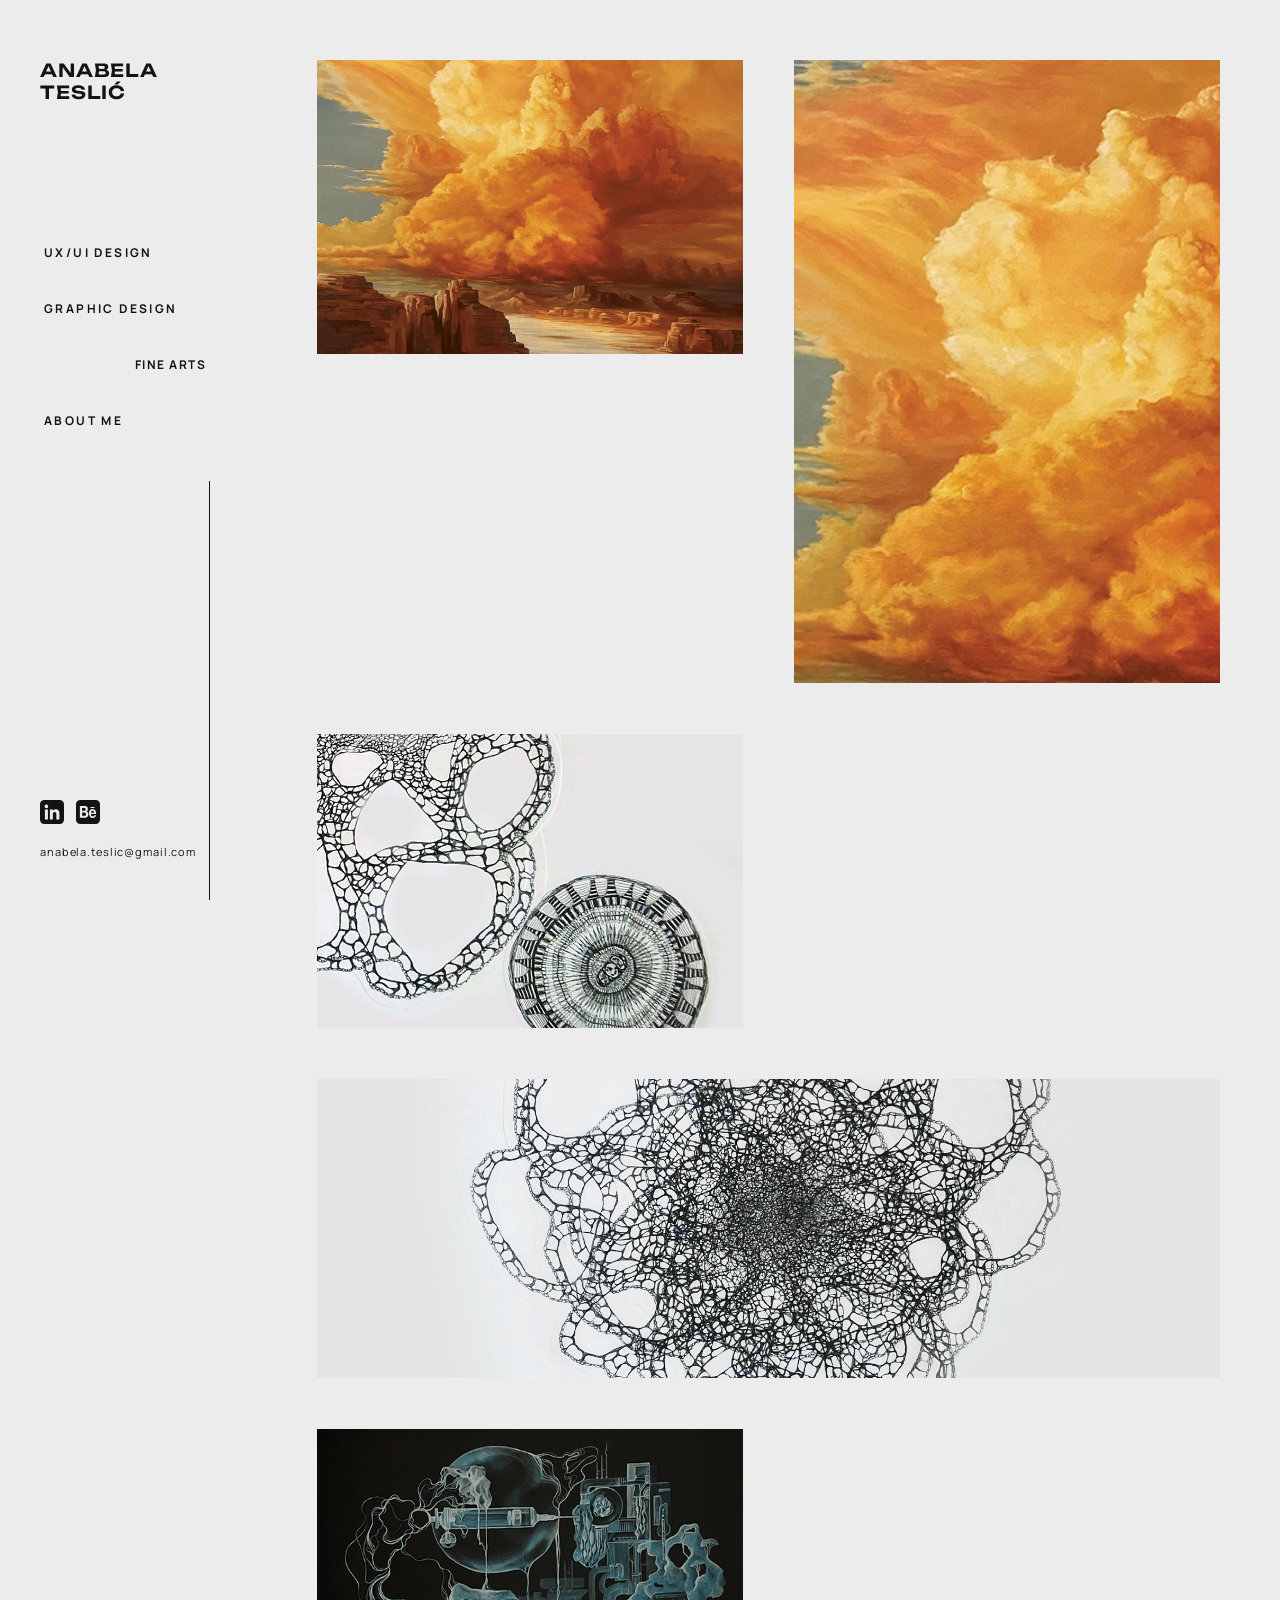
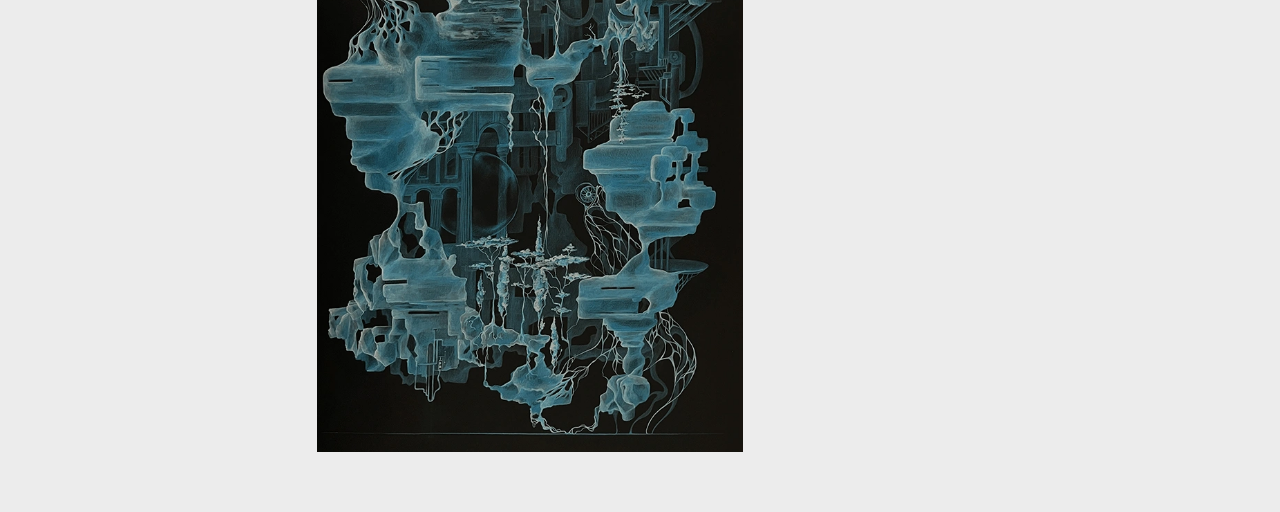
<file: fine-arts.html>
<!doctype html>
<html lang="en">
  <head>
    <meta charset="utf-8" />
    <meta name="viewport" content="width=device-width, initial-scale=1" />
    <title>Fine Arts — Anabela Teslić</title>
    <meta name="description" content="Fine arts gallery by Anabela Teslić — paintings, drawings, and mixed media." />
    <link rel="preconnect" href="https://fonts.googleapis.com" />
    <link rel="preconnect" href="https://fonts.gstatic.com" crossorigin />
    <link rel="stylesheet" href="css/base.css" />
    <link rel="stylesheet" href="css/layout.css" />
    <link rel="stylesheet" href="css/components.css" />
    <link rel="stylesheet" href="css/animations.css" />
  </head>
  <body class="page-fine-arts">
    <div class="page-shell">
      <header class="topbar">
        <a class="logo-mark logo-mark--mobile" href="index.html" aria-label="Anabela Teslić — Home">Anabela Teslić</a>
        <button
          class="menu-trigger"
          type="button"
          aria-expanded="false"
          aria-controls="mobile-menu"
          aria-label="Open navigation"
          data-menu-trigger
        ></button>
      </header>

      <aside class="sidebar" aria-label="Primary">
        <a class="logo-mark logo-mark--desktop sidebar__brand" href="index.html" aria-label="Anabela Teslić — Home">
          <p>Anabela</p>
          <p>Teslić</p>
        </a>
        <nav class="sidebar__menu" aria-label="Pages">
          <ul class="menu">
            <li class="menu__item">
              <a class="menu-button" href="ux-ui-design.html"><span class="menu-button__label">UX/UI Design</span></a>
            </li>
            <li class="menu__item">
              <a class="menu-button" href="graphic-design.html"><span class="menu-button__label">Graphic Design</span></a>
            </li>
            <li class="menu__item">
              <a class="menu-button" aria-current="page" href="fine-arts.html"><span class="menu-button__label">Fine Arts</span></a>
            </li>
            <li class="menu__item">
              <a class="menu-button" href="about-me.html"><span class="menu-button__label">About Me</span></a>
            </li>
          </ul>
        </nav>
        <div class="sidebar__footer">
          <div class="sidebar__contact">
            <ul class="social-icons" aria-label="Social links">
              <li>
                <a class="social-icons__link" href="https://www.linkedin.com/in/anabela-tesli%C4%87-7952a528a/" target="_blank" rel="noopener" aria-label="LinkedIn">
                  <svg xmlns="http://www.w3.org/2000/svg" viewBox="0 0 17.74 17.74" aria-hidden="true"><path fill-rule="evenodd" d="M14.62,0H3.13A3.13,3.13,0,0,0,0,3.13V14.62a3.13,3.13,0,0,0,3.13,3.12H14.62a3.12,3.12,0,0,0,3.12-3.12V3.13A3.13,3.13,0,0,0,14.62,0ZM5.88,14.34H3.62V7.05H5.88ZM4.74,6.09A1.35,1.35,0,1,1,6.07,4.75,1.34,1.34,0,0,1,4.74,6.09Zm9.6,8.25H12.09V10.51c0-1-.4-1.63-1.23-1.63s-1.37.61-1.37,1.63v3.83H7.32V7.05H9.49V8a2.54,2.54,0,0,1,2.2-1.2c1.54,0,2.65.94,2.65,2.89Z"/></svg>
                </a>
              </li>
              <li>
                <a class="social-icons__link" href="https://www.behance.net/anabelateslic" target="_blank" rel="noopener" aria-label="Behance">
                  <svg xmlns="http://www.w3.org/2000/svg" viewBox="0 0 17.74 17.74" aria-hidden="true"><path fill-rule="evenodd" d="M6.26,9.26H4.5v2.42H6.23a1.63,1.63,0,0,0,.45-.06,1.11,1.11,0,0,0,.38-.18.92.92,0,0,0,.27-.36,1.28,1.28,0,0,0,.1-.56,1.29,1.29,0,0,0-.32-1A1.23,1.23,0,0,0,6.26,9.26Z"/><path fill-rule="evenodd" d="M6.86,7.71a1,1,0,0,0,.28-.79,1.23,1.23,0,0,0-.09-.51.88.88,0,0,0-.26-.31A1,1,0,0,0,6.43,6,1.84,1.84,0,0,0,6,5.9H4.5V8H6.14A1.08,1.08,0,0,0,6.86,7.71Z"/><polygon fill-rule="evenodd" points="6.24 11.68 6.23 11.68 6.24 11.69 6.24 11.68"/><path fill-rule="evenodd" d="M14.62,0H3.13A3.13,3.13,0,0,0,0,3.13V14.62a3.13,3.13,0,0,0,3.13,3.12H14.62a3.12,3.12,0,0,0,3.12-3.12V3.13A3.13,3.13,0,0,0,14.62,0ZM10.7,5.12h3V6h-3ZM8.83,11.79a2.25,2.25,0,0,1-.58.79,2.37,2.37,0,0,1-.84.46,3.43,3.43,0,0,1-1,.14H2.87V4.42H6.35a4.08,4.08,0,0,1,1,.11,2.18,2.18,0,0,1,.75.36,1.78,1.78,0,0,1,.48.67,2.81,2.81,0,0,1,.17,1,2.22,2.22,0,0,1-.26,1.11,2,2,0,0,1-.75.72,1.77,1.77,0,0,1,1,.82,2.73,2.73,0,0,1,.34,1.41A2.88,2.88,0,0,1,8.83,11.79Zm2.55-.14h0a1.16,1.16,0,0,0,1,.38,1.19,1.19,0,0,0,.76-.26,1.13,1.13,0,0,0,.39-.57h1.29a3,3,0,0,1-.95,1.64,2.43,2.43,0,0,1-1.54.49,2.64,2.64,0,0,1-1.14-.24,2.47,2.47,0,0,1-.86-.68,3.23,3.23,0,0,1-.55-1.06A4.84,4.84,0,0,1,9.53,10a4.36,4.36,0,0,1,.2-1.33,3.07,3.07,0,0,1,.56-1.06,2.66,2.66,0,0,1,.86-.71,2.46,2.46,0,0,1,1.12-.25A2.22,2.22,0,0,1,13.46,7a2.47,2.47,0,0,1,.83.84A3.68,3.68,0,0,1,14.76,9a5.45,5.45,0,0,1,.11,1.41H11A1.92,1.92,0,0,0,11.38,11.65Z"/><path fill-rule="evenodd" d="M13.05,8.32A1,1,0,0,0,12.22,8a1.06,1.06,0,0,0-.58.14,1.24,1.24,0,0,0-.37.35,1.41,1.41,0,0,0-.2.45,2.25,2.25,0,0,0-.06.41H13.4a2,2,0,0,0-.34-1Z"/></svg>
                </a>
              </li>
            </ul>
            <a class="email-link" href="mailto:anabela.teslic@gmail.com">anabela.teslic@gmail.com</a>
          </div>
          <span class="sidebar__divider" aria-hidden="true"></span>
        </div>
      </aside>

      <nav class="mobile-menu" id="mobile-menu" aria-label="Mobile">
        <ul class="mobile-menu__list">
          <li><a class="mobile-menu__item" href="ux-ui-design.html">UX/UI Design</a></li>
          <li><a class="mobile-menu__item" href="graphic-design.html">Graphic Design</a></li>
          <li><a class="mobile-menu__item" aria-current="page" href="fine-arts.html">Fine Arts</a></li>
          <li><a class="mobile-menu__item" href="about-me.html">About Me</a></li>
        </ul>
        <div class="mobile-menu__contact">
          <ul class="social-icons" aria-label="Social links">
            <li>
              <a class="social-icons__link" href="https://www.linkedin.com/in/anabela-tesli%C4%87-7952a528a/" target="_blank" rel="noopener" aria-label="LinkedIn">
                <svg xmlns="http://www.w3.org/2000/svg" viewBox="0 0 17.74 17.74" aria-hidden="true"><path fill-rule="evenodd" d="M14.62,0H3.13A3.13,3.13,0,0,0,0,3.13V14.62a3.13,3.13,0,0,0,3.13,3.12H14.62a3.12,3.12,0,0,0,3.12-3.12V3.13A3.13,3.13,0,0,0,14.62,0ZM5.88,14.34H3.62V7.05H5.88ZM4.74,6.09A1.35,1.35,0,1,1,6.07,4.75,1.34,1.34,0,0,1,4.74,6.09Zm9.6,8.25H12.09V10.51c0-1-.4-1.63-1.23-1.63s-1.37.61-1.37,1.63v3.83H7.32V7.05H9.49V8a2.54,2.54,0,0,1,2.2-1.2c1.54,0,2.65.94,2.65,2.89Z"/></svg>
              </a>
            </li>
            <li>
              <a class="social-icons__link" href="https://www.behance.net/anabelateslic" target="_blank" rel="noopener" aria-label="Behance">
                <svg xmlns="http://www.w3.org/2000/svg" viewBox="0 0 17.74 17.74" aria-hidden="true"><path fill-rule="evenodd" d="M6.26,9.26H4.5v2.42H6.23a1.63,1.63,0,0,0,.45-.06,1.11,1.11,0,0,0,.38-.18.92.92,0,0,0,.27-.36,1.28,1.28,0,0,0,.1-.56,1.29,1.29,0,0,0-.32-1A1.23,1.23,0,0,0,6.26,9.26Z"/><path fill-rule="evenodd" d="M6.86,7.71a1,1,0,0,0,.28-.79,1.23,1.23,0,0,0-.09-.51.88.88,0,0,0-.26-.31A1,1,0,0,0,6.43,6,1.84,1.84,0,0,0,6,5.9H4.5V8H6.14A1.08,1.08,0,0,0,6.86,7.71Z"/><polygon fill-rule="evenodd" points="6.24 11.68 6.23 11.68 6.24 11.69 6.24 11.68"/><path fill-rule="evenodd" d="M14.62,0H3.13A3.13,3.13,0,0,0,0,3.13V14.62a3.13,3.13,0,0,0,3.13,3.12H14.62a3.12,3.12,0,0,0,3.12-3.12V3.13A3.13,3.13,0,0,0,14.62,0ZM10.7,5.12h3V6h-3ZM8.83,11.79a2.25,2.25,0,0,1-.58.79,2.37,2.37,0,0,1-.84.46,3.43,3.43,0,0,1-1,.14H2.87V4.42H6.35a4.08,4.08,0,0,1,1,.11,2.18,2.18,0,0,1,.75.36,1.78,1.78,0,0,1,.48.67,2.81,2.81,0,0,1,.17,1,2.22,2.22,0,0,1-.26,1.11,2,2,0,0,1-.75.72,1.77,1.77,0,0,1,1,.82,2.73,2.73,0,0,1,.34,1.41A2.88,2.88,0,0,1,8.83,11.79Zm2.55-.14h0a1.16,1.16,0,0,0,1,.38,1.19,1.19,0,0,0,.76-.26,1.13,1.13,0,0,0,.39-.57h1.29a3,3,0,0,1-.95,1.64,2.43,2.43,0,0,1-1.54.49,2.64,2.64,0,0,1-1.14-.24,2.47,2.47,0,0,1-.86-.68,3.23,3.23,0,0,1-.55-1.06A4.84,4.84,0,0,1,9.53,10a4.36,4.36,0,0,1,.2-1.33,3.07,3.07,0,0,1,.56-1.06,2.66,2.66,0,0,1,.86-.71,2.46,2.46,0,0,1,1.12-.25A2.22,2.22,0,0,1,13.46,7a2.47,2.47,0,0,1,.83.84A3.68,3.68,0,0,1,14.76,9a5.45,5.45,0,0,1,.11,1.41H11A1.92,1.92,0,0,0,11.38,11.65Z"/><path fill-rule="evenodd" d="M13.05,8.32A1,1,0,0,0,12.22,8a1.06,1.06,0,0,0-.58.14,1.24,1.24,0,0,0-.37.35,1.41,1.41,0,0,0-.2.45,2.25,2.25,0,0,0-.06.41H13.4a2,2,0,0,0-.34-1Z"/></svg>
              </a>
            </li>
          </ul>
          <a class="email-link" href="mailto:anabela.teslic@gmail.com">anabela.teslic@gmail.com</a>
        </div>
      </nav>

      <main id="main" class="main">
        <section class="gallery-masonry" aria-label="Fine arts gallery">
          <picture>
            <source type="image/webp" srcset="assets/images/fine-arts/gallery-01.webp" />
            <img class="gallery-masonry__tile gallery-masonry__tile--standard" src="assets/images/fine-arts/gallery-01.png" alt="Painting — orange clouds" data-reveal />
          </picture>
          <picture>
            <source type="image/webp" srcset="assets/images/fine-arts/gallery-02.webp" />
            <img class="gallery-masonry__tile gallery-masonry__tile--tall" src="assets/images/fine-arts/gallery-02.png" alt="Painting — cumulus clouds" data-reveal />
          </picture>
          <picture>
            <source type="image/webp" srcset="assets/images/fine-arts/gallery-03.webp" />
            <img class="gallery-masonry__tile gallery-masonry__tile--standard" src="assets/images/fine-arts/gallery-03.png" alt="Mixed media — red roundel and discs" data-reveal />
          </picture>
          <picture>
            <source type="image/webp" srcset="assets/images/fine-arts/gallery-04.webp" />
            <img class="gallery-masonry__tile gallery-masonry__tile--wide" src="assets/images/fine-arts/gallery-04.png" alt="Drawing — intricate organic web" data-reveal />
          </picture>
          <picture>
            <source type="image/webp" srcset="assets/images/fine-arts/gallery-05.webp" />
            <img class="gallery-masonry__tile gallery-masonry__tile--tall" src="assets/images/fine-arts/gallery-05.png" alt="Drawing — surreal architectural composition" data-reveal />
          </picture>
        </section>
      </main>
    </div>

    <noscript>
      <style>
        [data-reveal] { opacity: 1 !important; transform: none !important; }
      </style>
    </noscript>

    <script src="js/main.js" defer></script>
  </body>
</html>
</file>
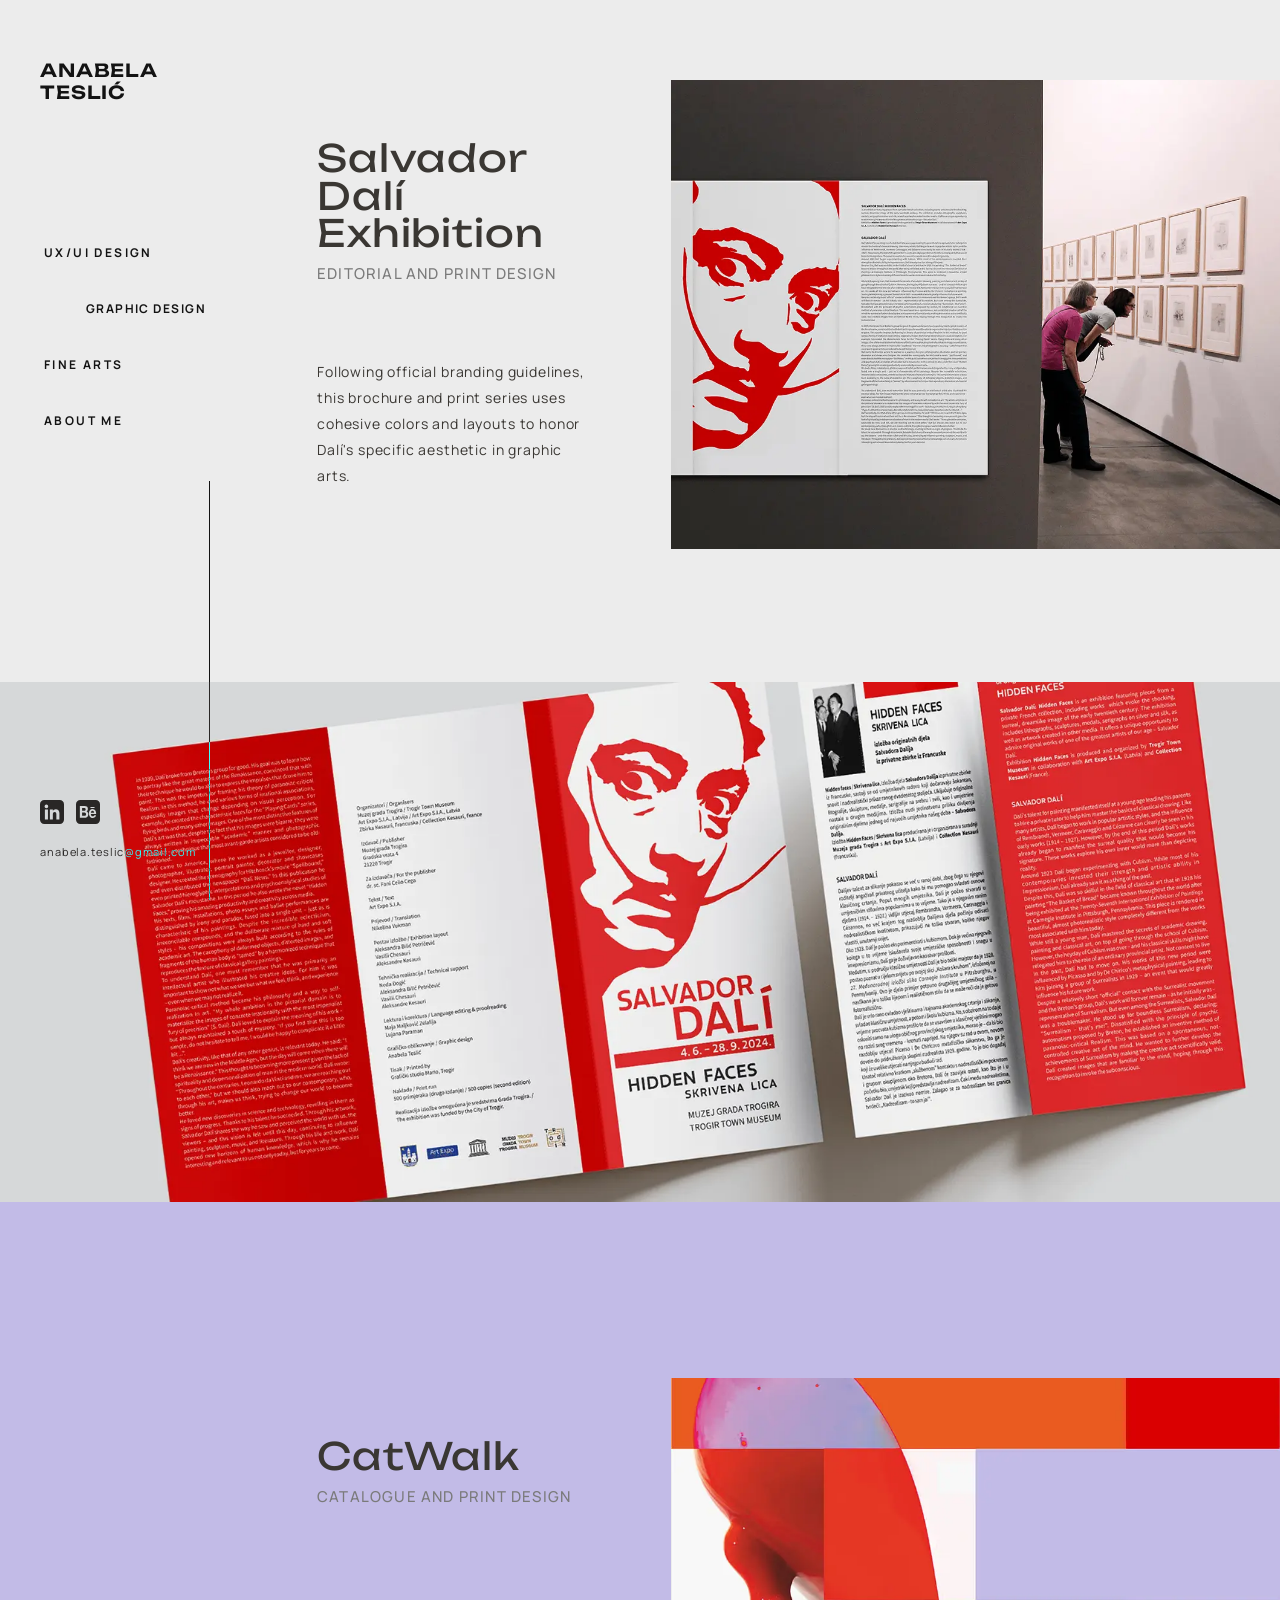
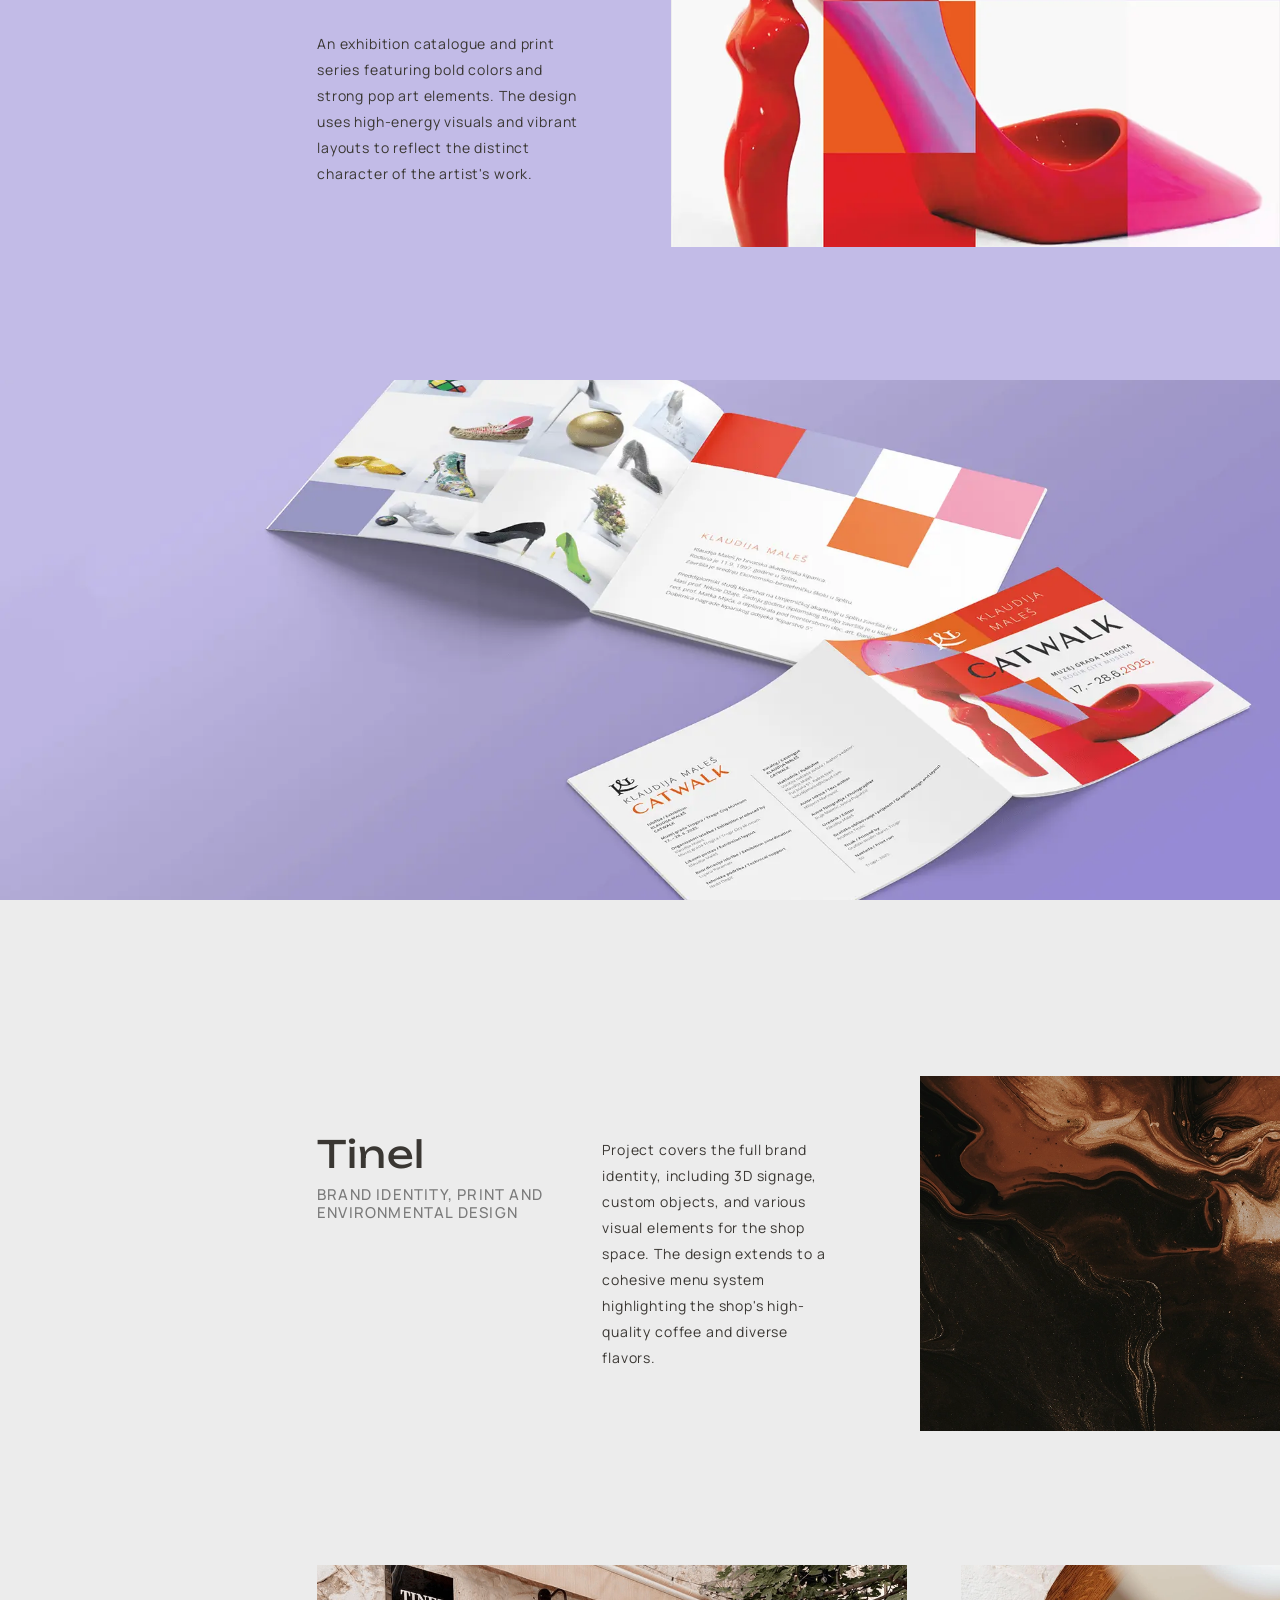
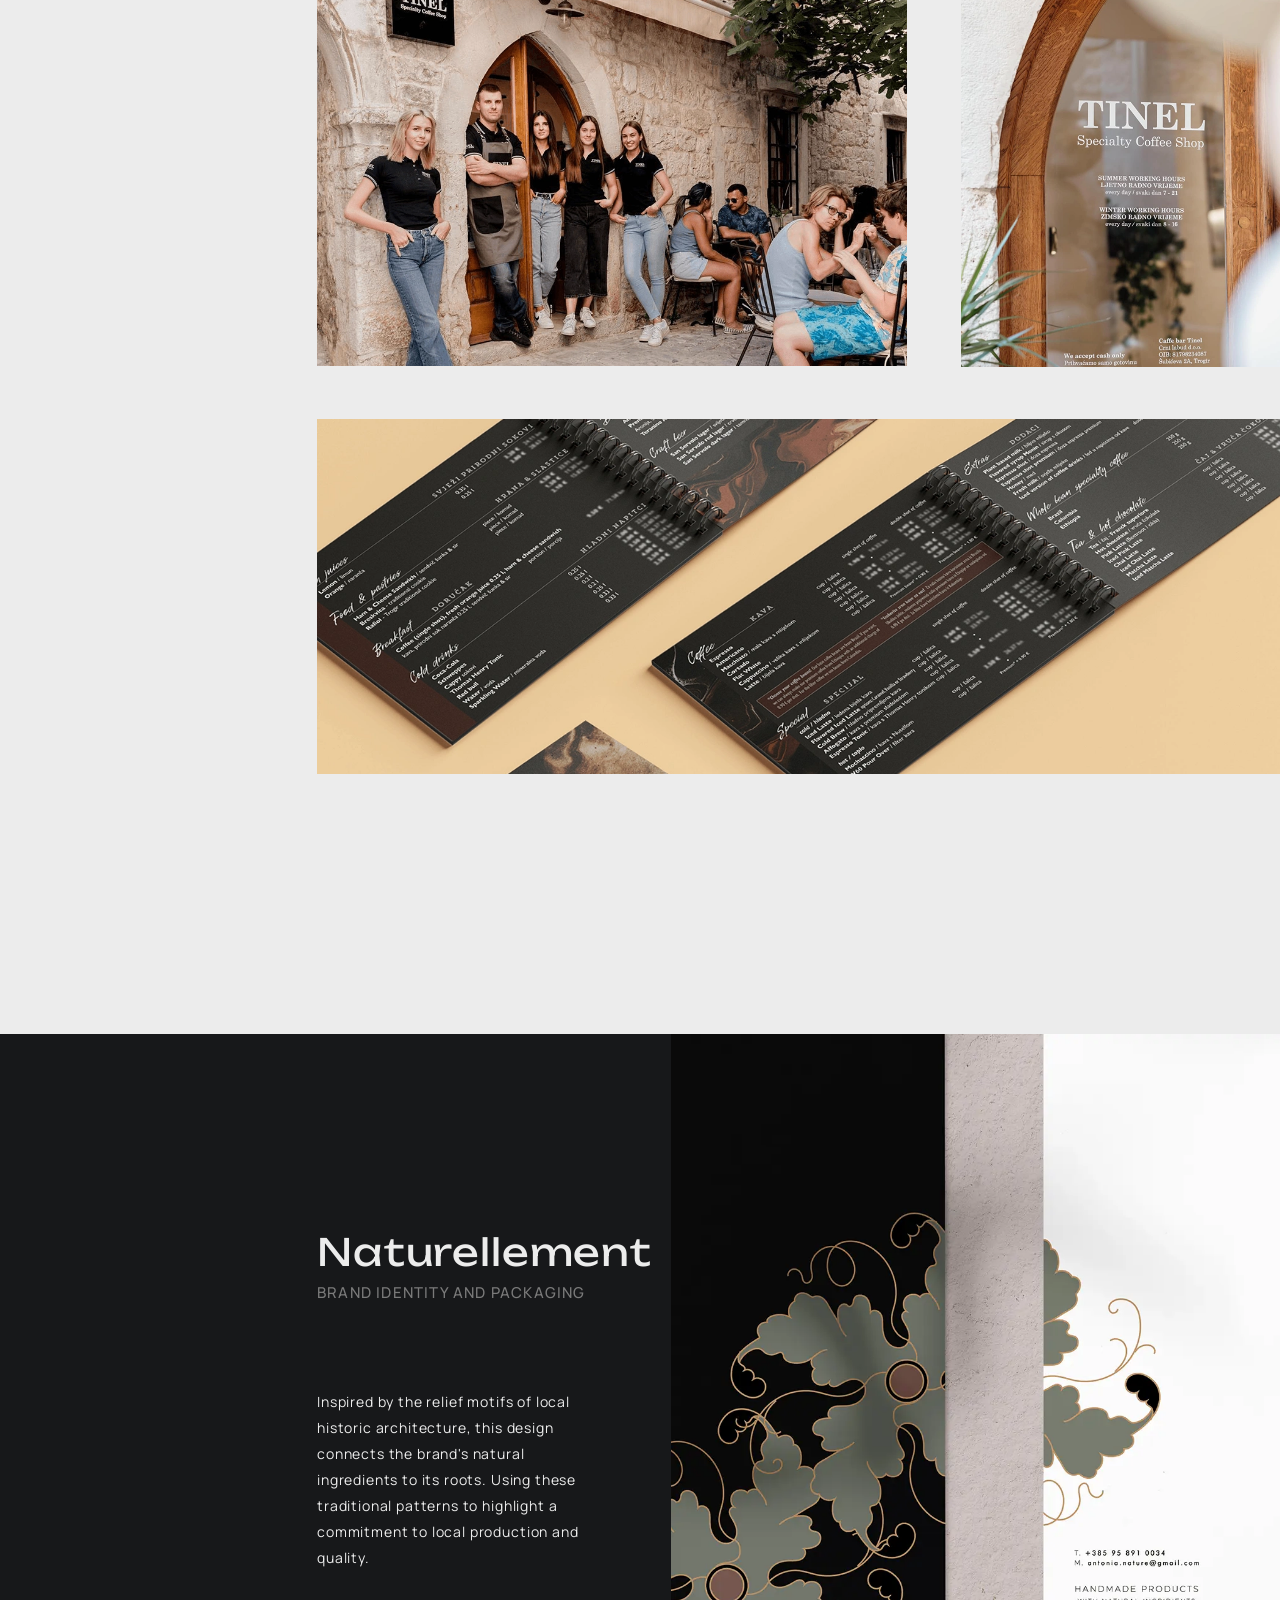
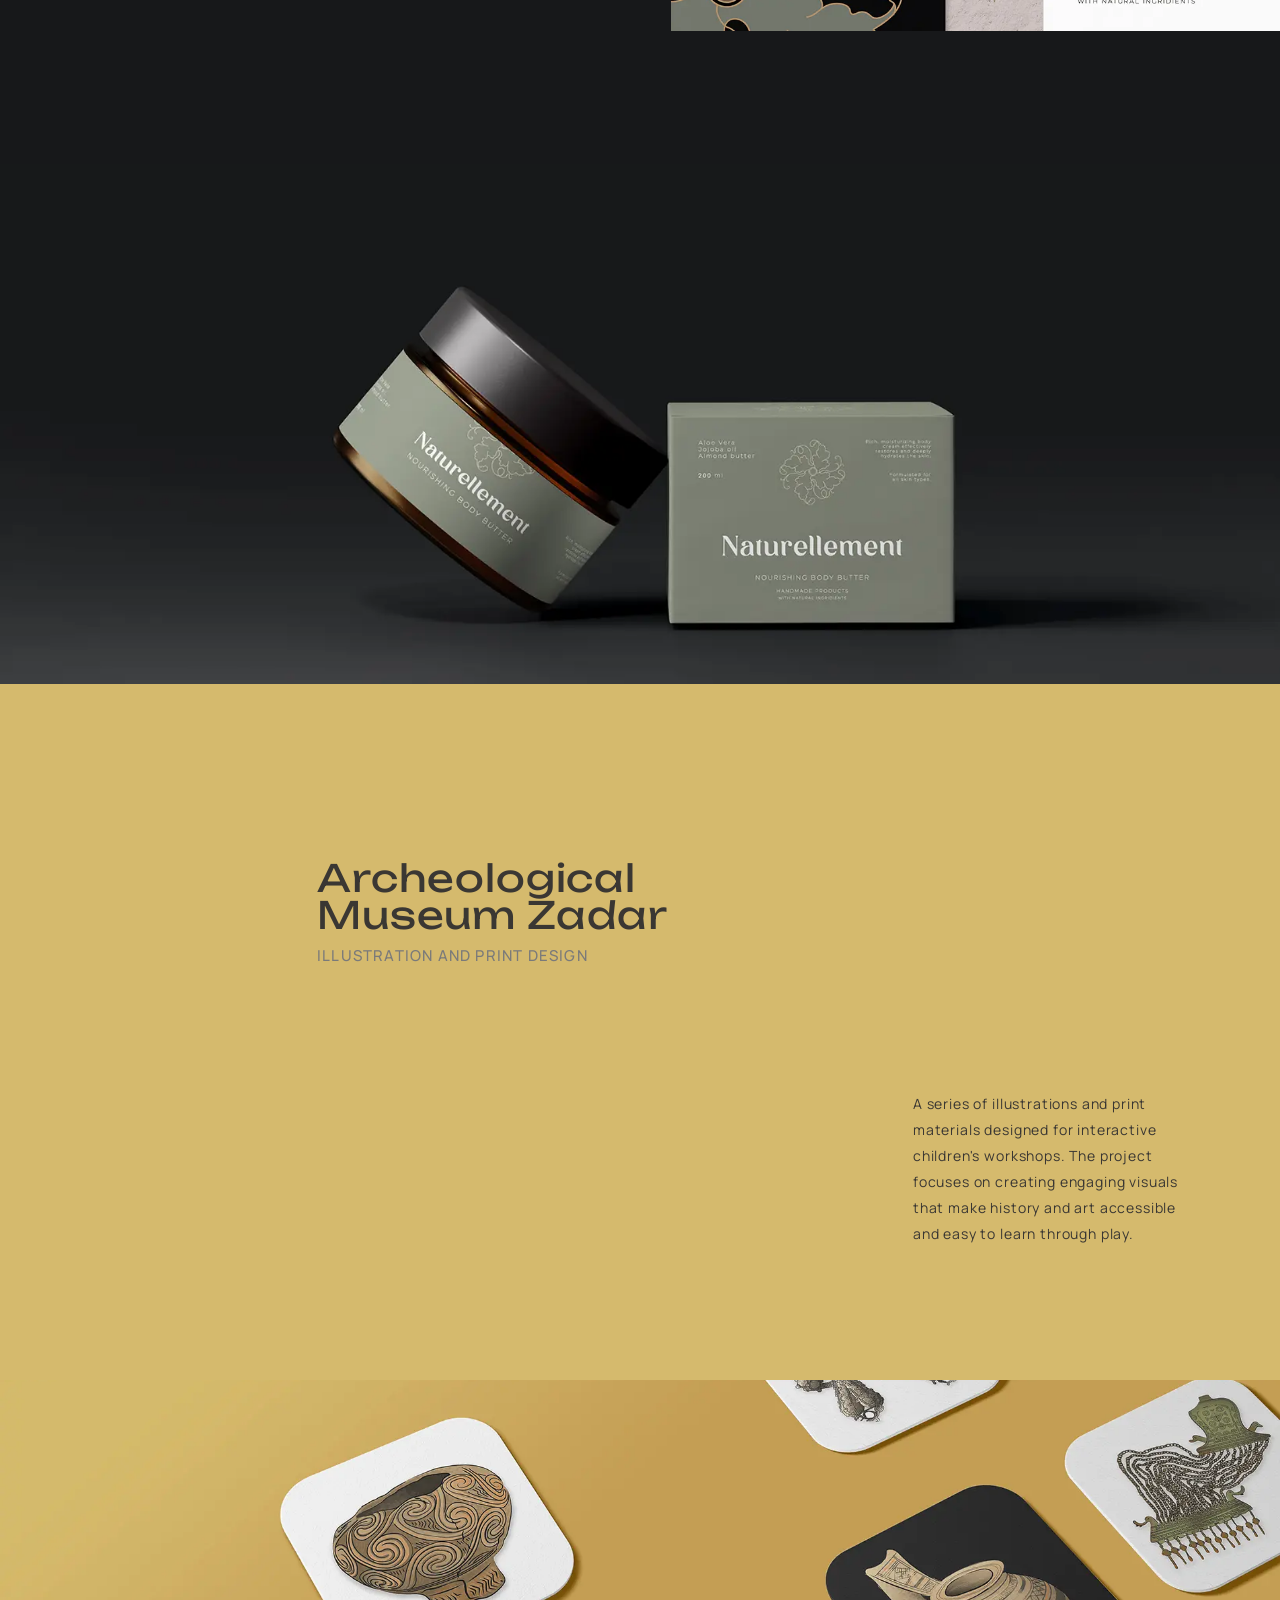
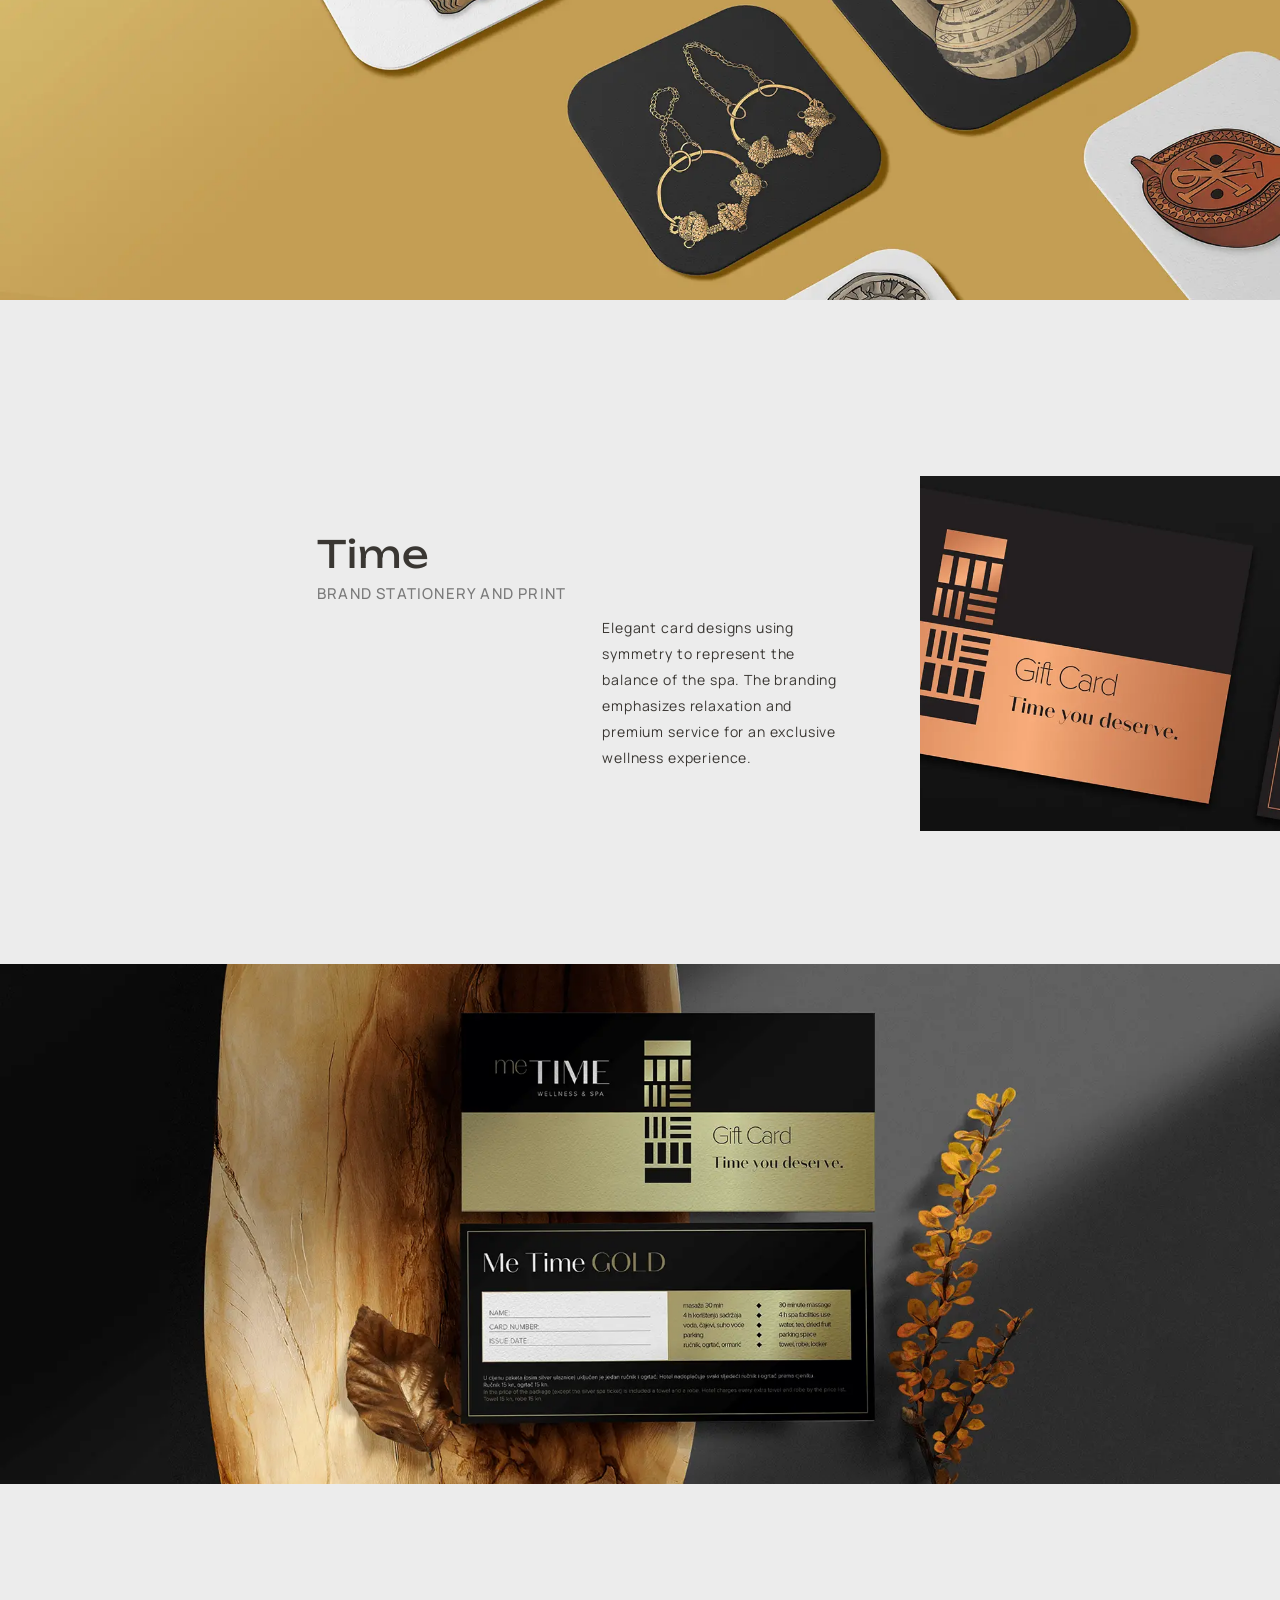
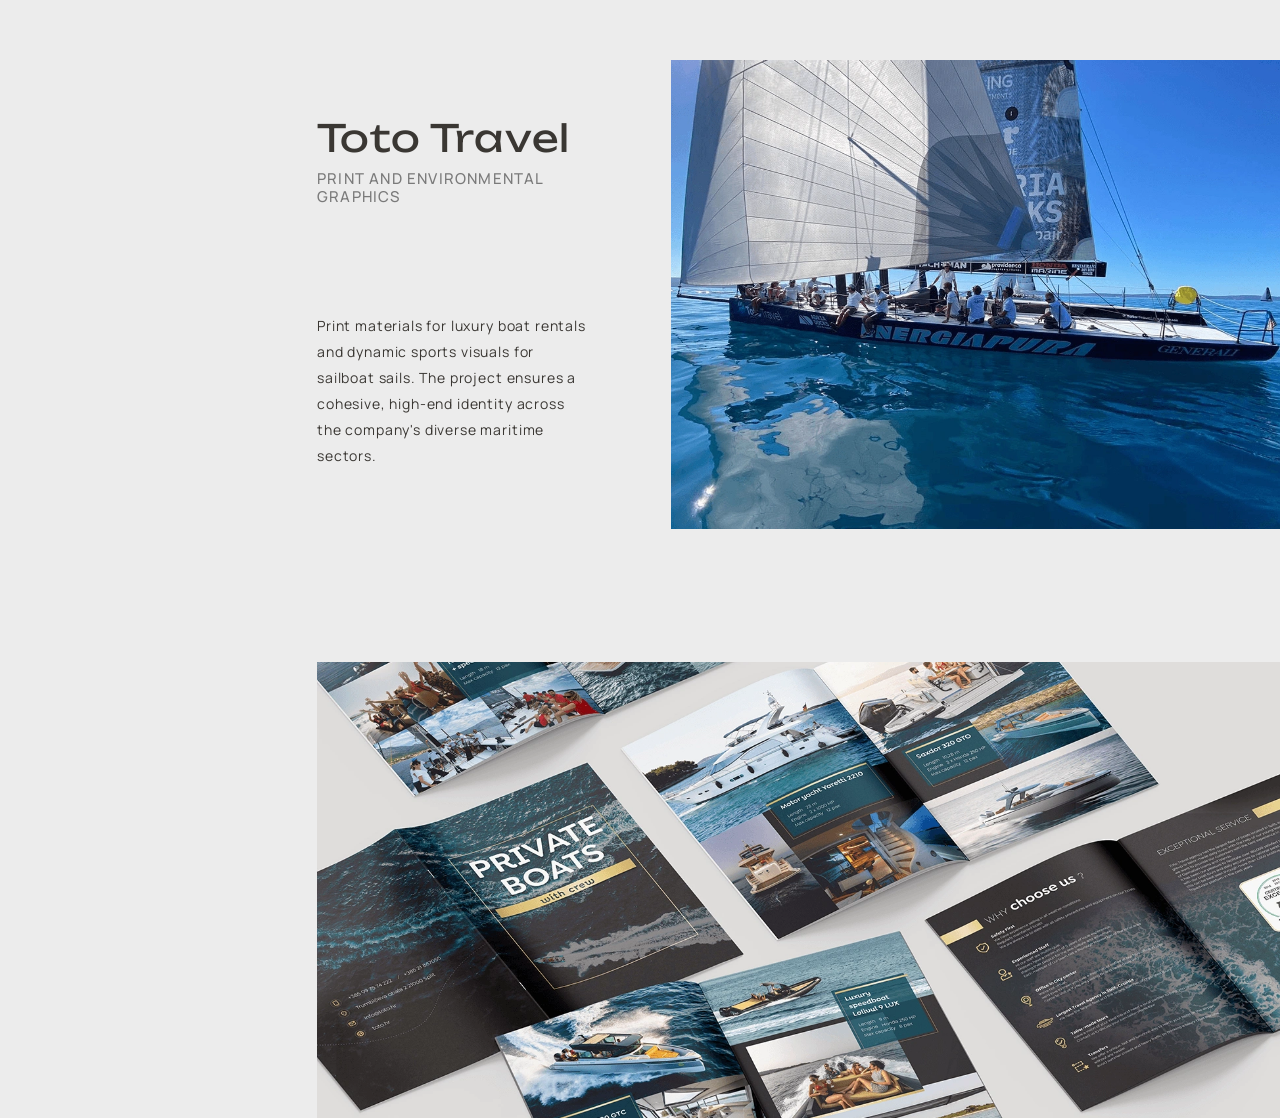
<file: graphic-design.html>
<!doctype html>
<html lang="en">
  <head>
    <meta charset="utf-8" />
    <meta name="viewport" content="width=device-width, initial-scale=1" />
    <title>Graphic Design — Anabela Teslić</title>
    <meta name="description" content="Graphic design and brand identity work by Anabela Teslić — print, packaging, editorial, illustration." />
    <link rel="preconnect" href="https://fonts.googleapis.com" />
    <link rel="preconnect" href="https://fonts.gstatic.com" crossorigin />
    <link rel="stylesheet" href="css/base.css" />
    <link rel="stylesheet" href="css/layout.css" />
    <link rel="stylesheet" href="css/components.css" />
    <link rel="stylesheet" href="css/animations.css" />
  </head>
  <body class="page-graphic">
    <div class="page-shell">
      <header class="topbar">
        <a class="logo-mark logo-mark--mobile" href="index.html" aria-label="Anabela Teslić — Home">Anabela Teslić</a>
        <button
          class="menu-trigger"
          type="button"
          aria-expanded="false"
          aria-controls="mobile-menu"
          aria-label="Open navigation"
          data-menu-trigger
        ></button>
      </header>

      <aside class="sidebar" aria-label="Primary">
        <a class="logo-mark logo-mark--desktop sidebar__brand" href="index.html" aria-label="Anabela Teslić — Home">
          <p>Anabela</p>
          <p>Teslić</p>
        </a>
        <nav class="sidebar__menu" aria-label="Pages">
          <ul class="menu">
            <li class="menu__item">
              <a class="menu-button" href="ux-ui-design.html"><span class="menu-button__label">UX/UI Design</span></a>
            </li>
            <li class="menu__item">
              <a class="menu-button" aria-current="page" href="graphic-design.html"><span class="menu-button__label">Graphic Design</span></a>
            </li>
            <li class="menu__item">
              <a class="menu-button" href="fine-arts.html"><span class="menu-button__label">Fine Arts</span></a>
            </li>
            <li class="menu__item">
              <a class="menu-button" href="about-me.html"><span class="menu-button__label">About Me</span></a>
            </li>
          </ul>
        </nav>
        <div class="sidebar__footer">
          <div class="sidebar__contact">
            <ul class="social-icons" aria-label="Social links">
              <li>
                <a class="social-icons__link" href="https://www.linkedin.com/in/anabela-tesli%C4%87-7952a528a/" target="_blank" rel="noopener" aria-label="LinkedIn">
                  <svg xmlns="http://www.w3.org/2000/svg" viewBox="0 0 17.74 17.74" aria-hidden="true"><path fill-rule="evenodd" d="M14.62,0H3.13A3.13,3.13,0,0,0,0,3.13V14.62a3.13,3.13,0,0,0,3.13,3.12H14.62a3.12,3.12,0,0,0,3.12-3.12V3.13A3.13,3.13,0,0,0,14.62,0ZM5.88,14.34H3.62V7.05H5.88ZM4.74,6.09A1.35,1.35,0,1,1,6.07,4.75,1.34,1.34,0,0,1,4.74,6.09Zm9.6,8.25H12.09V10.51c0-1-.4-1.63-1.23-1.63s-1.37.61-1.37,1.63v3.83H7.32V7.05H9.49V8a2.54,2.54,0,0,1,2.2-1.2c1.54,0,2.65.94,2.65,2.89Z"/></svg>
                </a>
              </li>
              <li>
                <a class="social-icons__link" href="https://www.behance.net/anabelateslic" target="_blank" rel="noopener" aria-label="Behance">
                  <svg xmlns="http://www.w3.org/2000/svg" viewBox="0 0 17.74 17.74" aria-hidden="true"><path fill-rule="evenodd" d="M6.26,9.26H4.5v2.42H6.23a1.63,1.63,0,0,0,.45-.06,1.11,1.11,0,0,0,.38-.18.92.92,0,0,0,.27-.36,1.28,1.28,0,0,0,.1-.56,1.29,1.29,0,0,0-.32-1A1.23,1.23,0,0,0,6.26,9.26Z"/><path fill-rule="evenodd" d="M6.86,7.71a1,1,0,0,0,.28-.79,1.23,1.23,0,0,0-.09-.51.88.88,0,0,0-.26-.31A1,1,0,0,0,6.43,6,1.84,1.84,0,0,0,6,5.9H4.5V8H6.14A1.08,1.08,0,0,0,6.86,7.71Z"/><polygon fill-rule="evenodd" points="6.24 11.68 6.23 11.68 6.24 11.69 6.24 11.68"/><path fill-rule="evenodd" d="M14.62,0H3.13A3.13,3.13,0,0,0,0,3.13V14.62a3.13,3.13,0,0,0,3.13,3.12H14.62a3.12,3.12,0,0,0,3.12-3.12V3.13A3.13,3.13,0,0,0,14.62,0ZM10.7,5.12h3V6h-3ZM8.83,11.79a2.25,2.25,0,0,1-.58.79,2.37,2.37,0,0,1-.84.46,3.43,3.43,0,0,1-1,.14H2.87V4.42H6.35a4.08,4.08,0,0,1,1,.11,2.18,2.18,0,0,1,.75.36,1.78,1.78,0,0,1,.48.67,2.81,2.81,0,0,1,.17,1,2.22,2.22,0,0,1-.26,1.11,2,2,0,0,1-.75.72,1.77,1.77,0,0,1,1,.82,2.73,2.73,0,0,1,.34,1.41A2.88,2.88,0,0,1,8.83,11.79Zm2.55-.14h0a1.16,1.16,0,0,0,1,.38,1.19,1.19,0,0,0,.76-.26,1.13,1.13,0,0,0,.39-.57h1.29a3,3,0,0,1-.95,1.64,2.43,2.43,0,0,1-1.54.49,2.64,2.64,0,0,1-1.14-.24,2.47,2.47,0,0,1-.86-.68,3.23,3.23,0,0,1-.55-1.06A4.84,4.84,0,0,1,9.53,10a4.36,4.36,0,0,1,.2-1.33,3.07,3.07,0,0,1,.56-1.06,2.66,2.66,0,0,1,.86-.71,2.46,2.46,0,0,1,1.12-.25A2.22,2.22,0,0,1,13.46,7a2.47,2.47,0,0,1,.83.84A3.68,3.68,0,0,1,14.76,9a5.45,5.45,0,0,1,.11,1.41H11A1.92,1.92,0,0,0,11.38,11.65Z"/><path fill-rule="evenodd" d="M13.05,8.32A1,1,0,0,0,12.22,8a1.06,1.06,0,0,0-.58.14,1.24,1.24,0,0,0-.37.35,1.41,1.41,0,0,0-.2.45,2.25,2.25,0,0,0-.06.41H13.4a2,2,0,0,0-.34-1Z"/></svg>
                </a>
              </li>
            </ul>
            <a class="email-link" href="mailto:anabela.teslic@gmail.com">anabela.teslic@gmail.com</a>
          </div>
          <span class="sidebar__divider" aria-hidden="true"></span>
        </div>
      </aside>

      <nav class="mobile-menu" id="mobile-menu" aria-label="Mobile">
        <ul class="mobile-menu__list">
          <li><a class="mobile-menu__item" href="ux-ui-design.html">UX/UI Design</a></li>
          <li><a class="mobile-menu__item" aria-current="page" href="graphic-design.html">Graphic Design</a></li>
          <li><a class="mobile-menu__item" href="fine-arts.html">Fine Arts</a></li>
          <li><a class="mobile-menu__item" href="about-me.html">About Me</a></li>
        </ul>
        <div class="mobile-menu__contact">
          <ul class="social-icons" aria-label="Social links">
            <li>
              <a class="social-icons__link" href="https://www.linkedin.com/in/anabela-tesli%C4%87-7952a528a/" target="_blank" rel="noopener" aria-label="LinkedIn">
                <svg xmlns="http://www.w3.org/2000/svg" viewBox="0 0 17.74 17.74" aria-hidden="true"><path fill-rule="evenodd" d="M14.62,0H3.13A3.13,3.13,0,0,0,0,3.13V14.62a3.13,3.13,0,0,0,3.13,3.12H14.62a3.12,3.12,0,0,0,3.12-3.12V3.13A3.13,3.13,0,0,0,14.62,0ZM5.88,14.34H3.62V7.05H5.88ZM4.74,6.09A1.35,1.35,0,1,1,6.07,4.75,1.34,1.34,0,0,1,4.74,6.09Zm9.6,8.25H12.09V10.51c0-1-.4-1.63-1.23-1.63s-1.37.61-1.37,1.63v3.83H7.32V7.05H9.49V8a2.54,2.54,0,0,1,2.2-1.2c1.54,0,2.65.94,2.65,2.89Z"/></svg>
              </a>
            </li>
            <li>
              <a class="social-icons__link" href="https://www.behance.net/anabelateslic" target="_blank" rel="noopener" aria-label="Behance">
                <svg xmlns="http://www.w3.org/2000/svg" viewBox="0 0 17.74 17.74" aria-hidden="true"><path fill-rule="evenodd" d="M6.26,9.26H4.5v2.42H6.23a1.63,1.63,0,0,0,.45-.06,1.11,1.11,0,0,0,.38-.18.92.92,0,0,0,.27-.36,1.28,1.28,0,0,0,.1-.56,1.29,1.29,0,0,0-.32-1A1.23,1.23,0,0,0,6.26,9.26Z"/><path fill-rule="evenodd" d="M6.86,7.71a1,1,0,0,0,.28-.79,1.23,1.23,0,0,0-.09-.51.88.88,0,0,0-.26-.31A1,1,0,0,0,6.43,6,1.84,1.84,0,0,0,6,5.9H4.5V8H6.14A1.08,1.08,0,0,0,6.86,7.71Z"/><polygon fill-rule="evenodd" points="6.24 11.68 6.23 11.68 6.24 11.69 6.24 11.68"/><path fill-rule="evenodd" d="M14.62,0H3.13A3.13,3.13,0,0,0,0,3.13V14.62a3.13,3.13,0,0,0,3.13,3.12H14.62a3.12,3.12,0,0,0,3.12-3.12V3.13A3.13,3.13,0,0,0,14.62,0ZM10.7,5.12h3V6h-3ZM8.83,11.79a2.25,2.25,0,0,1-.58.79,2.37,2.37,0,0,1-.84.46,3.43,3.43,0,0,1-1,.14H2.87V4.42H6.35a4.08,4.08,0,0,1,1,.11,2.18,2.18,0,0,1,.75.36,1.78,1.78,0,0,1,.48.67,2.81,2.81,0,0,1,.17,1,2.22,2.22,0,0,1-.26,1.11,2,2,0,0,1-.75.72,1.77,1.77,0,0,1,1,.82,2.73,2.73,0,0,1,.34,1.41A2.88,2.88,0,0,1,8.83,11.79Zm2.55-.14h0a1.16,1.16,0,0,0,1,.38,1.19,1.19,0,0,0,.76-.26,1.13,1.13,0,0,0,.39-.57h1.29a3,3,0,0,1-.95,1.64,2.43,2.43,0,0,1-1.54.49,2.64,2.64,0,0,1-1.14-.24,2.47,2.47,0,0,1-.86-.68,3.23,3.23,0,0,1-.55-1.06A4.84,4.84,0,0,1,9.53,10a4.36,4.36,0,0,1,.2-1.33,3.07,3.07,0,0,1,.56-1.06,2.66,2.66,0,0,1,.86-.71,2.46,2.46,0,0,1,1.12-.25A2.22,2.22,0,0,1,13.46,7a2.47,2.47,0,0,1,.83.84A3.68,3.68,0,0,1,14.76,9a5.45,5.45,0,0,1,.11,1.41H11A1.92,1.92,0,0,0,11.38,11.65Z"/><path fill-rule="evenodd" d="M13.05,8.32A1,1,0,0,0,12.22,8a1.06,1.06,0,0,0-.58.14,1.24,1.24,0,0,0-.37.35,1.41,1.41,0,0,0-.2.45,2.25,2.25,0,0,0-.06.41H13.4a2,2,0,0,0-.34-1Z"/></svg>
              </a>
            </li>
          </ul>
          <a class="email-link" href="mailto:anabela.teslic@gmail.com">anabela.teslic@gmail.com</a>
        </div>
      </nav>

      <main id="main" class="main">
        <article id="dali" class="project-section project-section--text-medium" data-reveal>
          <div class="project-section__main project-section__main--first">
            <div class="project-section__text">
              <div class="project-section__title-block">
                <header class="project-section__title">
                  <h1 class="project-section__title-text">Salvador Dalí Exhibition</h1>
                  <p class="project-section__subtitle">Editorial and Print Design</p>
                </header>
              </div>
              <p class="project-section__description">
                Following official branding guidelines, this brochure and print series uses cohesive colors and layouts to honor Dalí's specific aesthetic in graphic arts.
              </p>
            </div>
            <div class="project-section__media">
              <picture>
                <source type="image/webp" srcset="assets/images/graphic/dali-mockup.webp" />
                <img class="project-section__media-image project-section__media-image--graphic-default" src="assets/images/graphic/dali-mockup.png" alt="Salvador Dalí exhibition brochure mockup" />
              </picture>
            </div>
          </div>
          <picture>
            <source type="image/webp" srcset="assets/images/graphic/dali-showcase.webp" />
            <img class="project-section__showcase" src="assets/images/graphic/dali-showcase.png" alt="Salvador Dalí exhibition print series" />
          </picture>
        </article>

        <article id="catwalk" class="project-section project-section--band-catwalk project-section--text-medium" data-reveal>
          <div class="project-section__main">
            <div class="project-section__text">
              <div class="project-section__title-block">
                <header class="project-section__title">
                  <h2 class="project-section__title-text">CatWalk</h2>
                  <p class="project-section__subtitle">Catalogue and Print Design</p>
                </header>
              </div>
              <p class="project-section__description">
                An exhibition catalogue and print series featuring bold colors and strong pop art elements. The design uses high-energy visuals and vibrant layouts to reflect the distinct character of the artist's work.
              </p>
            </div>
            <div class="project-section__media">
              <picture>
                <source type="image/webp" srcset="assets/images/graphic/catwalk-mockup.webp" />
                <img class="project-section__media-image project-section__media-image--graphic-default" src="assets/images/graphic/catwalk-mockup.png" alt="CatWalk exhibition catalogue" />
              </picture>
            </div>
          </div>
          <picture>
            <source type="image/webp" srcset="assets/images/graphic/catwalk-showcase.webp" />
            <img class="project-section__showcase" src="assets/images/graphic/catwalk-showcase.png" alt="CatWalk print series showcase" />
          </picture>
        </article>

        <article id="tinel" class="project-section" data-reveal>
          <div class="project-section__main">
            <div class="project-section__text">
              <div class="project-section__title-block">
                <header class="project-section__title">
                  <h2 class="project-section__title-text">Tinel</h2>
                  <p class="project-section__subtitle">Brand Identity, Print and Environmental Design</p>
                </header>
              </div>
              <p class="project-section__description">
                Project covers the full brand identity, including 3D signage, custom objects, and various visual elements for the shop space. The design extends to a cohesive menu system highlighting the shop's high-quality coffee and diverse flavors.
              </p>
            </div>
            <div class="project-section__media">
              <picture>
                <source type="image/webp" srcset="assets/images/graphic/tinel-mockup.webp" />
                <img class="project-section__media-image project-section__media-image--e-sharp" src="assets/images/graphic/tinel-mockup.png" alt="Tinel coffee shop brand mockup" />
              </picture>
            </div>
          </div>
          <div class="project-section__gallery">
            <picture>
              <source type="image/webp" srcset="assets/images/graphic/tinel-gallery-1.webp" />
              <img src="assets/images/graphic/tinel-gallery-1.png" alt="Tinel signage and environmental graphics" />
            </picture>
            <picture>
              <source type="image/webp" srcset="assets/images/graphic/tinel-gallery-2.webp" />
              <img src="assets/images/graphic/tinel-gallery-2.png" alt="Tinel custom objects" />
            </picture>
            <picture>
              <source type="image/webp" srcset="assets/images/graphic/tinel-gallery-3.webp" />
              <img class="project-section__gallery-wide" src="assets/images/graphic/tinel-gallery-3.png" alt="Tinel menu system" />
            </picture>
          </div>
        </article>

        <article id="naturellement" class="project-section project-section--band-naturellement project-section--text-medium" data-reveal>
          <div class="project-section__main">
            <div class="project-section__text">
              <div class="project-section__title-block">
                <header class="project-section__title">
                  <h2 class="project-section__title-text">Naturellement</h2>
                  <p class="project-section__subtitle">Brand Identity and Packaging</p>
                </header>
              </div>
              <p class="project-section__description">
                Inspired by the relief motifs of local historic architecture, this design connects the brand's natural ingredients to its roots. Using these traditional patterns to highlight a commitment to local production and quality.
              </p>
            </div>
            <div class="project-section__media">
              <picture>
                <source type="image/webp" srcset="assets/images/graphic/naturellement-mockup.webp" />
                <img class="project-section__media-image project-section__media-image--graphic-default" src="assets/images/graphic/naturellement-mockup.png" alt="Naturellement packaging" />
              </picture>
            </div>
          </div>
          <picture>
            <source type="image/webp" srcset="assets/images/graphic/naturellement-showcase.webp" />
            <img class="project-section__showcase" src="assets/images/graphic/naturellement-showcase.png" alt="Naturellement product range" />
          </picture>
        </article>

        <article id="amz" class="project-section project-section--band-amz project-section--text-amz" data-reveal>
          <div class="project-section__main">
            <div class="project-section__text">
              <div class="project-section__title-block">
                <header class="project-section__title">
                  <h2 class="project-section__title-text">Archeological Museum Zadar</h2>
                  <p class="project-section__subtitle">Illustration and Print Design</p>
                </header>
              </div>
              <p class="project-section__description">
                A series of illustrations and print materials designed for interactive children's workshops. The project focuses on creating engaging visuals that make history and art accessible and easy to learn through play.
              </p>
            </div>
          </div>
          <picture>
            <source type="image/webp" srcset="assets/images/graphic/amz-showcase.webp" />
            <img class="project-section__showcase" src="assets/images/graphic/amz-showcase.png" alt="Archeological Museum Zadar workshop materials" />
          </picture>
        </article>

        <article id="time" class="project-section" data-reveal>
          <div class="project-section__main">
            <div class="project-section__text">
              <div class="project-section__title-block">
                <header class="project-section__title">
                  <h2 class="project-section__title-text">Time</h2>
                  <p class="project-section__subtitle">Brand Stationery and Print</p>
                </header>
              </div>
              <p class="project-section__description">
                Elegant card designs using symmetry to represent the balance of the spa. The branding emphasizes relaxation and premium service for an exclusive wellness experience.
              </p>
            </div>
            <div class="project-section__media">
              <picture>
                <source type="image/webp" srcset="assets/images/graphic/time-mockup.webp" />
                <img class="project-section__media-image project-section__media-image--e-sharp" src="assets/images/graphic/time-mockup.png" alt="Time spa stationery" />
              </picture>
            </div>
          </div>
          <picture>
            <source type="image/webp" srcset="assets/images/graphic/time-showcase.webp" />
            <img class="project-section__showcase" src="assets/images/graphic/time-showcase.png" alt="Time spa print collateral" />
          </picture>
        </article>

        <article id="toto-travel" class="project-section project-section--text-medium" data-reveal>
          <div class="project-section__main">
            <div class="project-section__text">
              <div class="project-section__title-block">
                <header class="project-section__title">
                  <h2 class="project-section__title-text">Toto Travel</h2>
                  <p class="project-section__subtitle">Print and Environmental Graphics</p>
                </header>
              </div>
              <p class="project-section__description">
                Print materials for luxury boat rentals and dynamic sports visuals for sailboat sails. The project ensures a cohesive, high-end identity across the company's diverse maritime sectors.
              </p>
            </div>
            <div class="project-section__media">
              <picture>
                <source type="image/webp" srcset="assets/images/graphic/toto-mockup.webp" />
                <img class="project-section__media-image project-section__media-image--graphic-default" src="assets/images/graphic/toto-mockup.png" alt="Toto Travel boat rental brochure" />
              </picture>
            </div>
          </div>
          <picture>
            <source type="image/webp" srcset="assets/images/graphic/toto-showcase.webp" />
            <img class="project-section__showcase project-section__showcase--inset" src="assets/images/graphic/toto-showcase.png" alt="Toto Travel sail graphics" />
          </picture>
        </article>
      </main>
    </div>

    <noscript>
      <style>
        [data-reveal] { opacity: 1 !important; transform: none !important; }
      </style>
    </noscript>

    <script src="js/main.js" defer></script>
  </body>
</html>
</file>
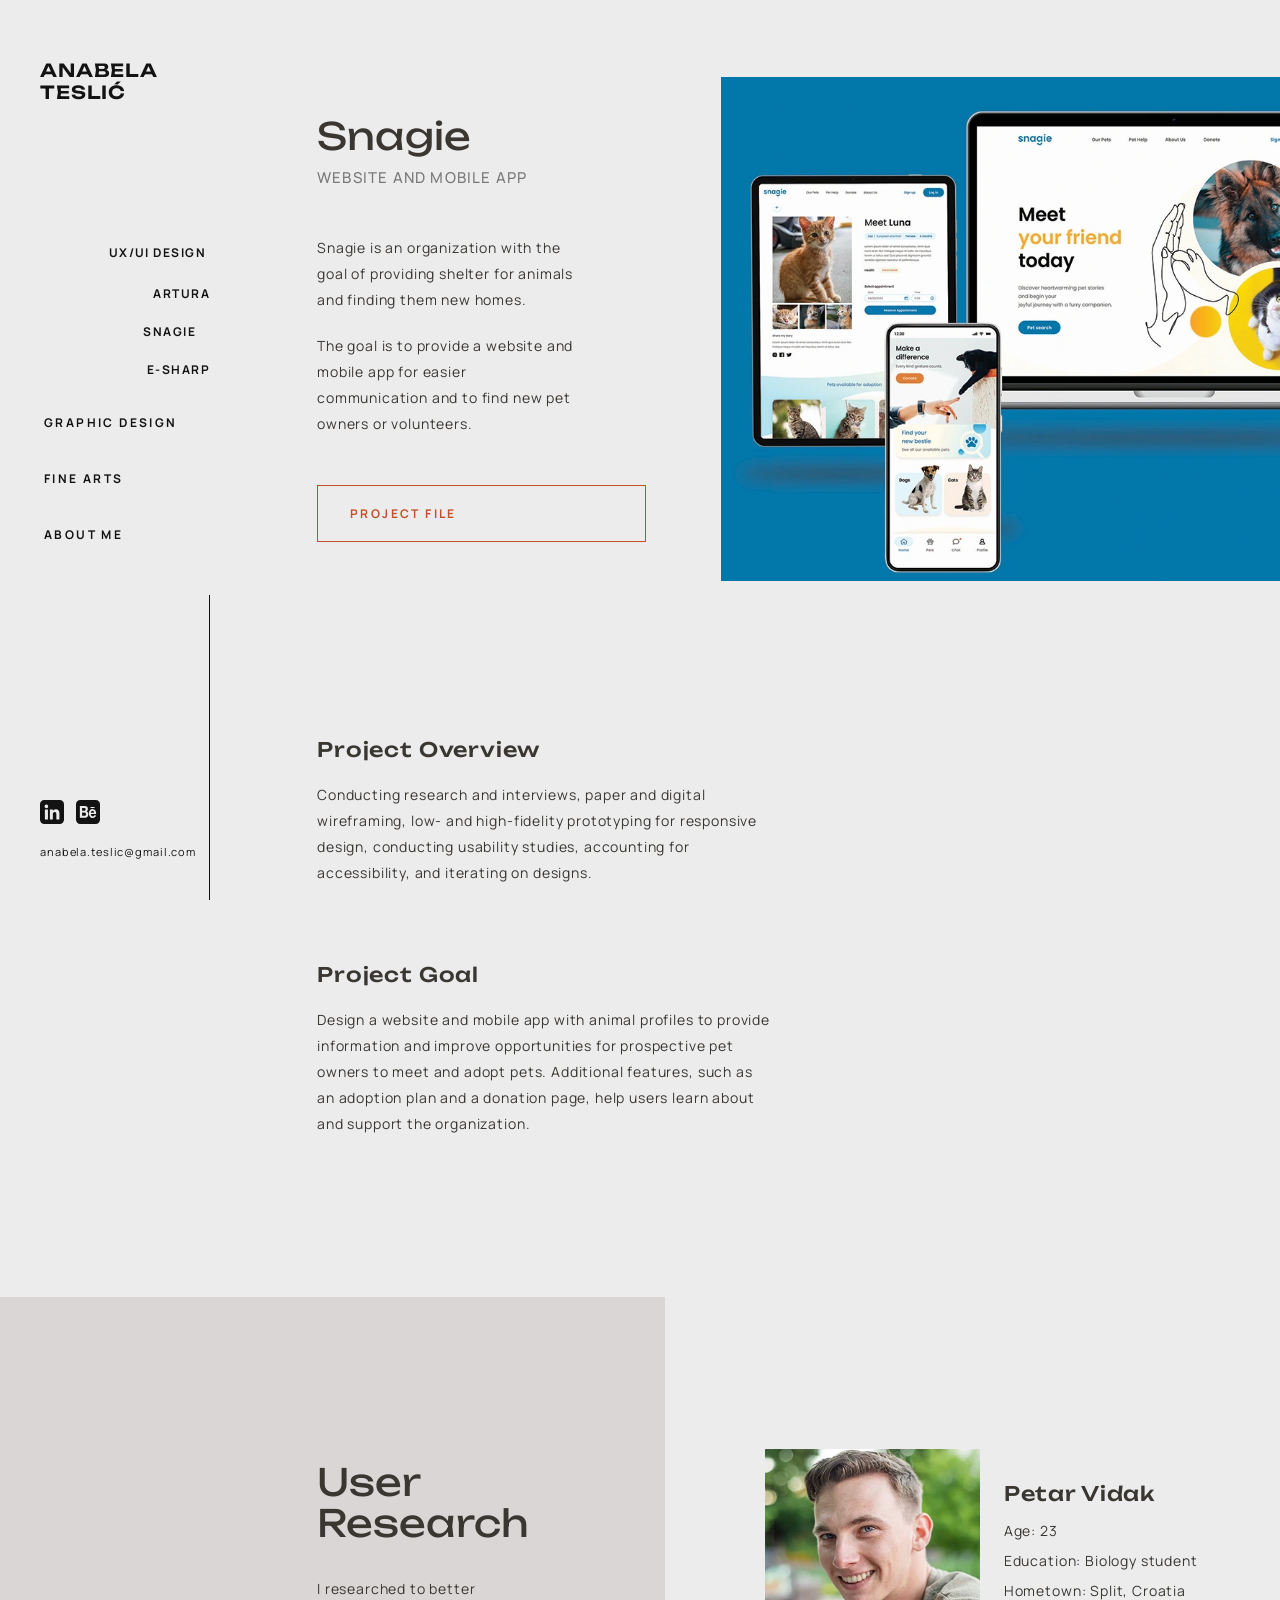
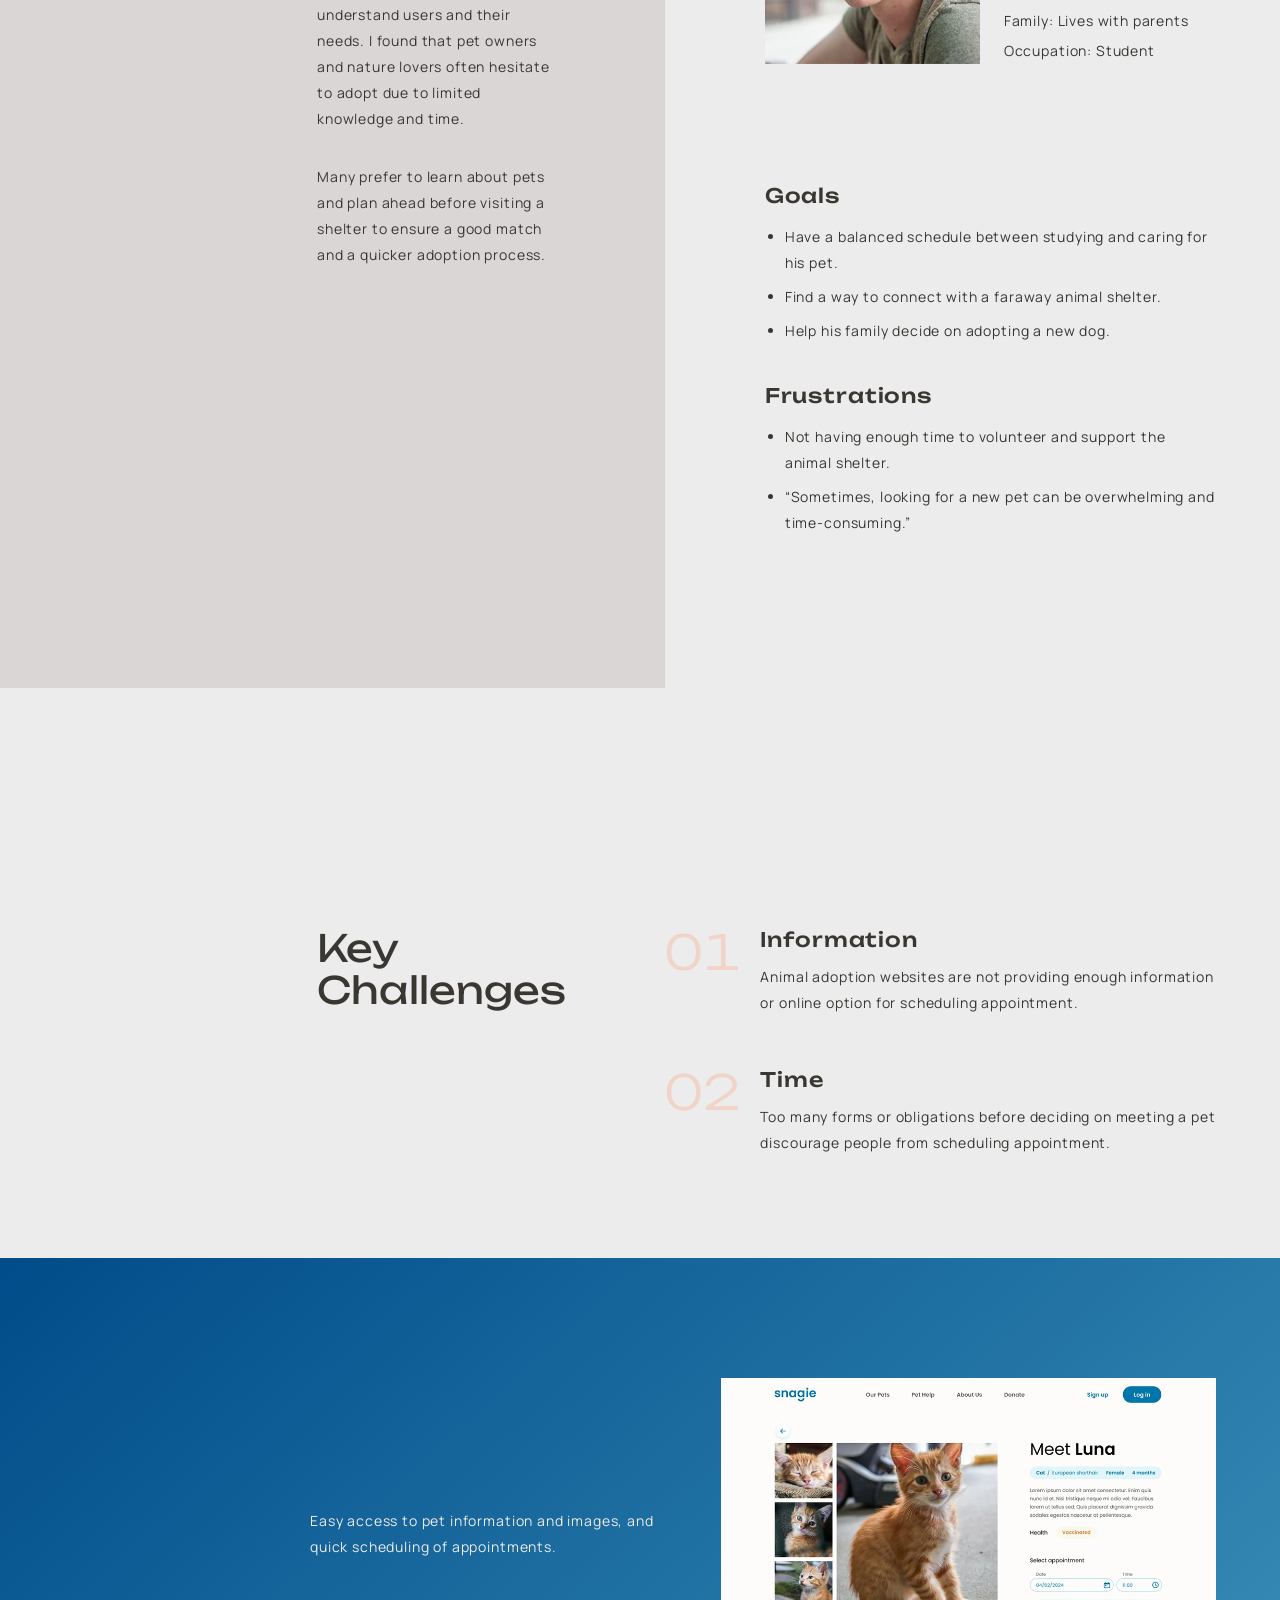
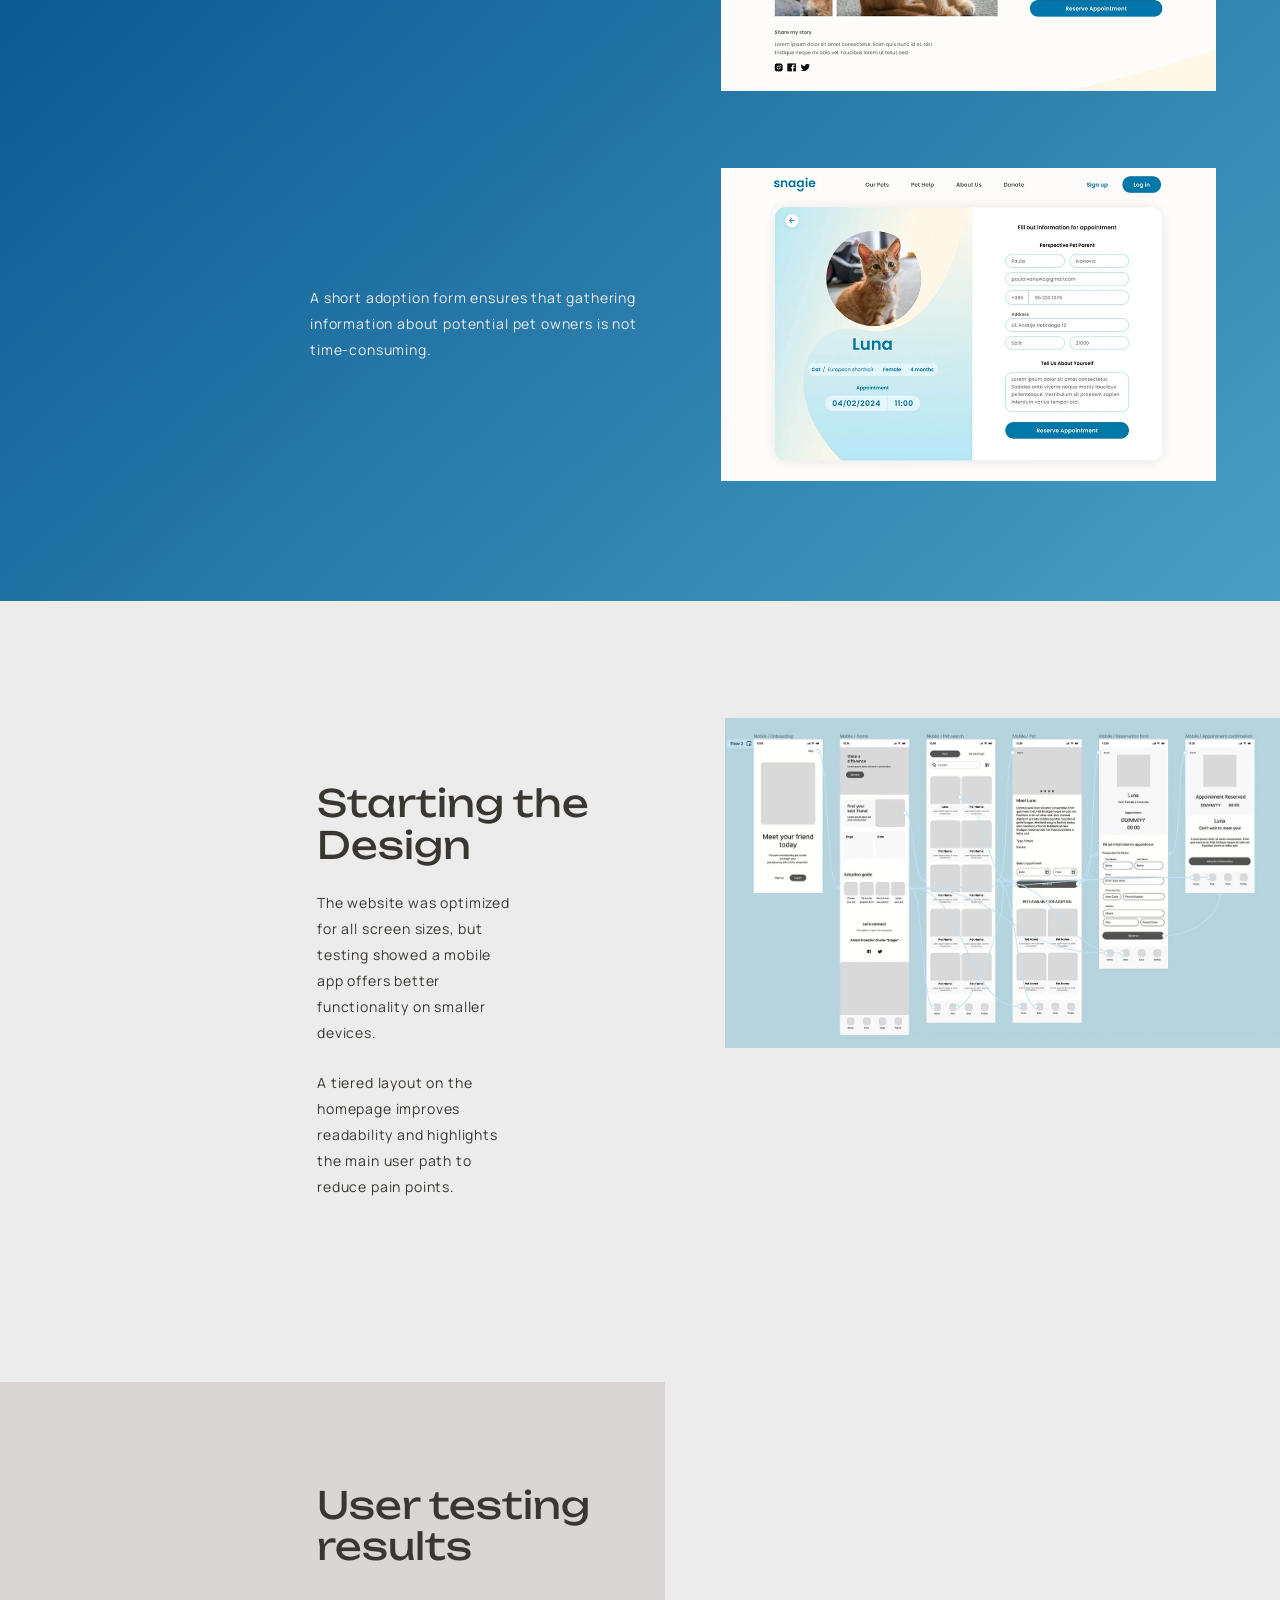
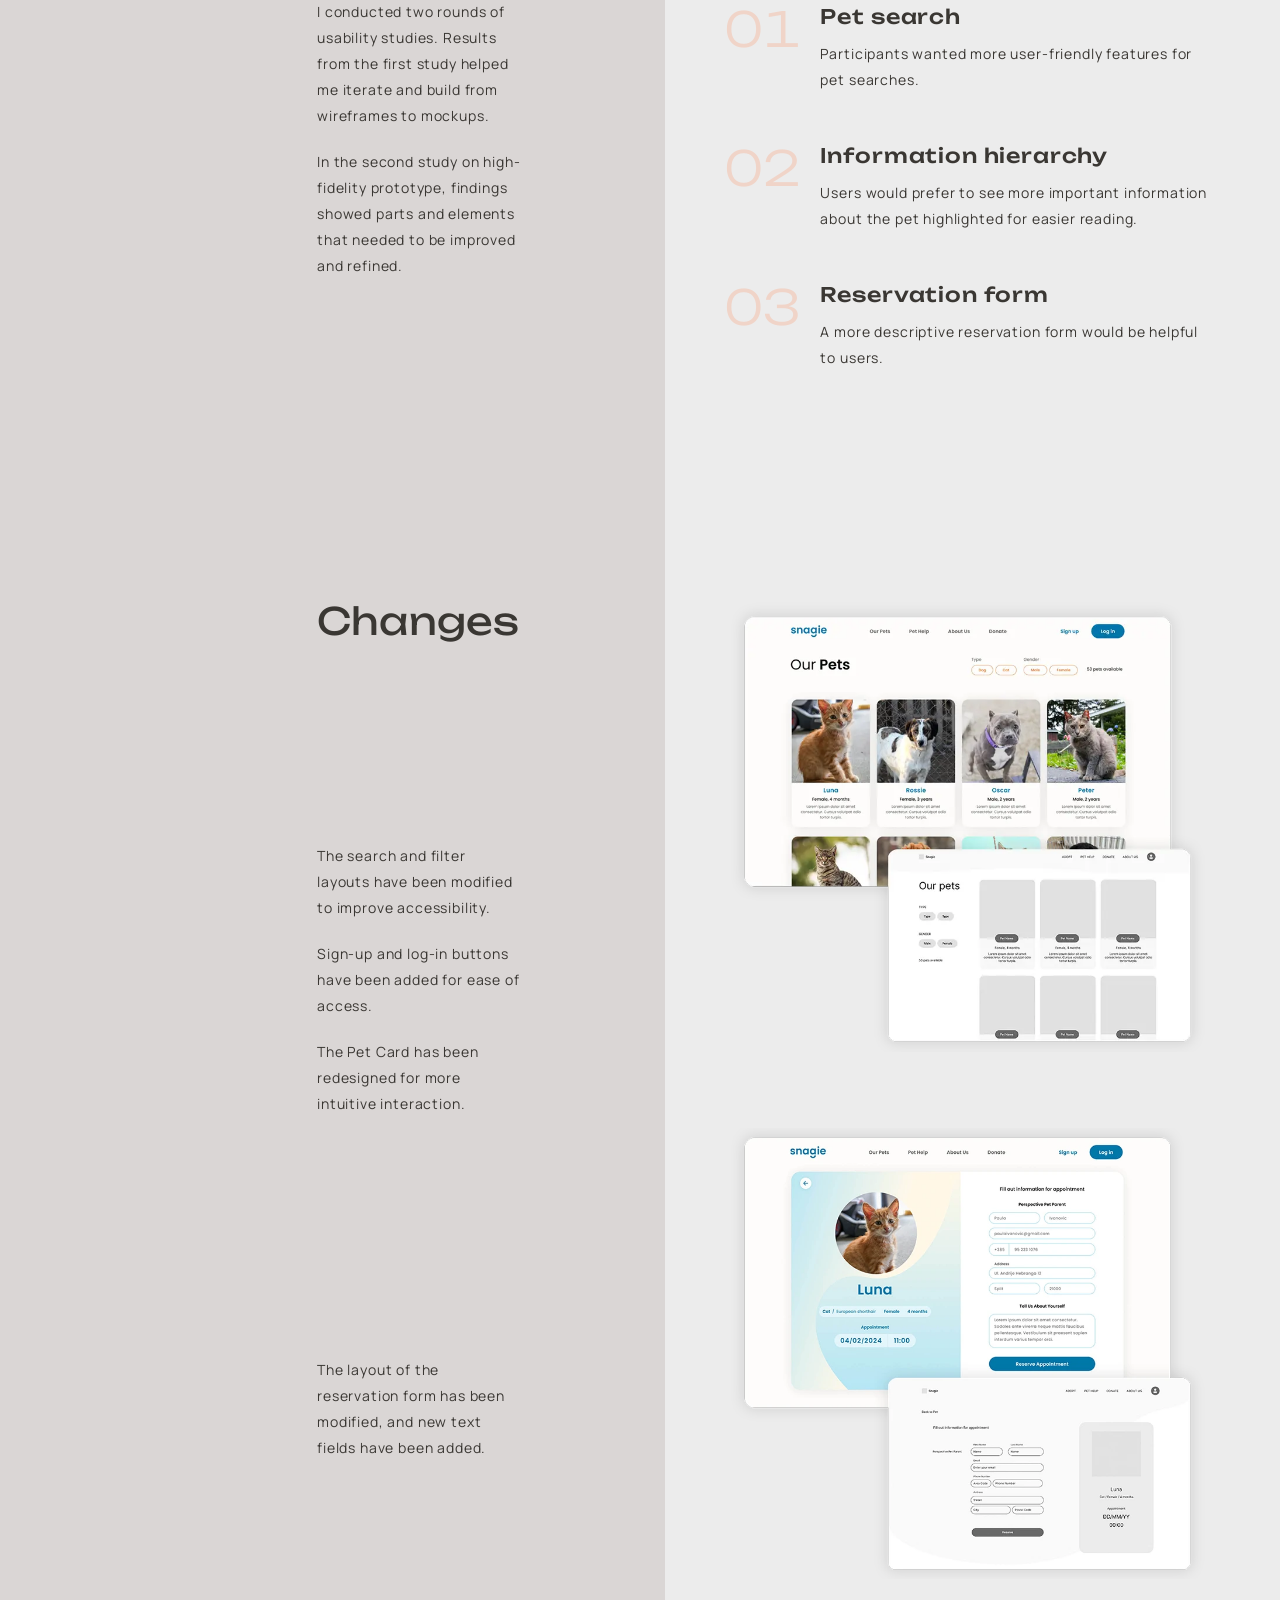
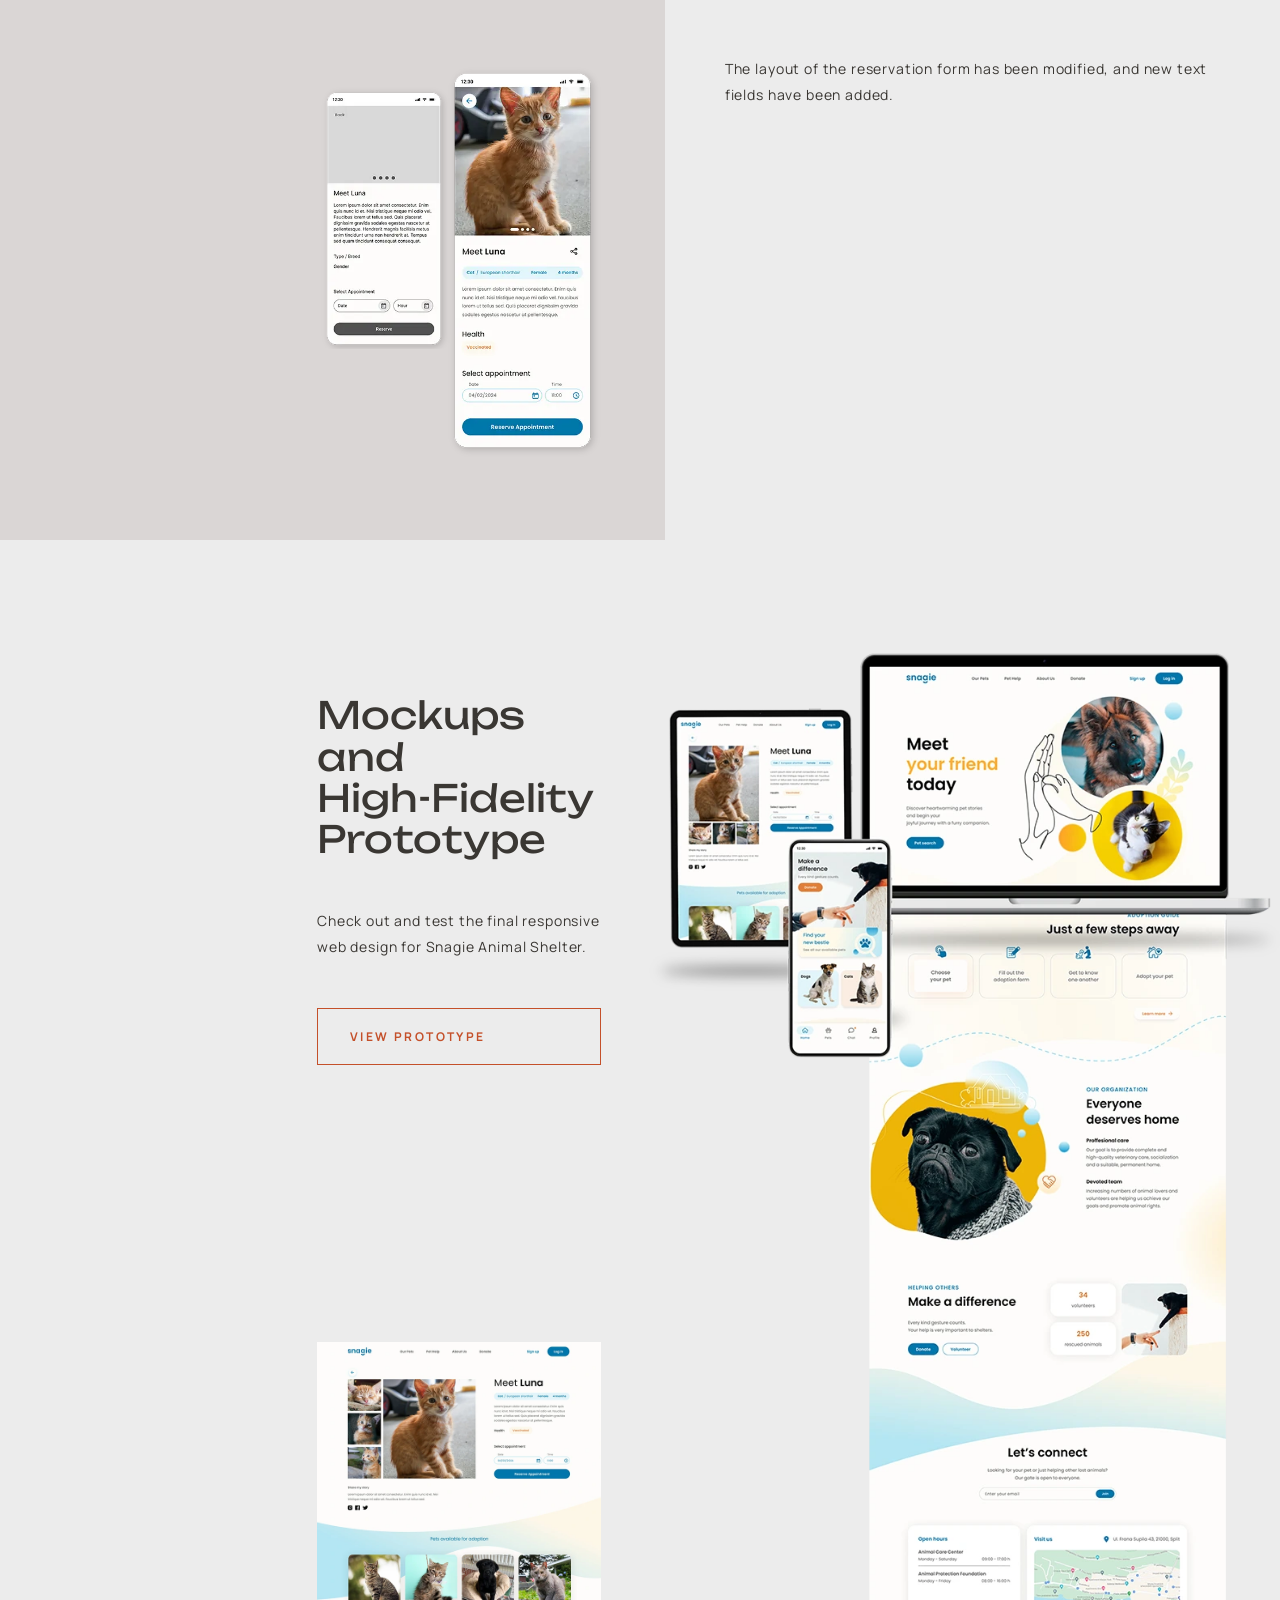
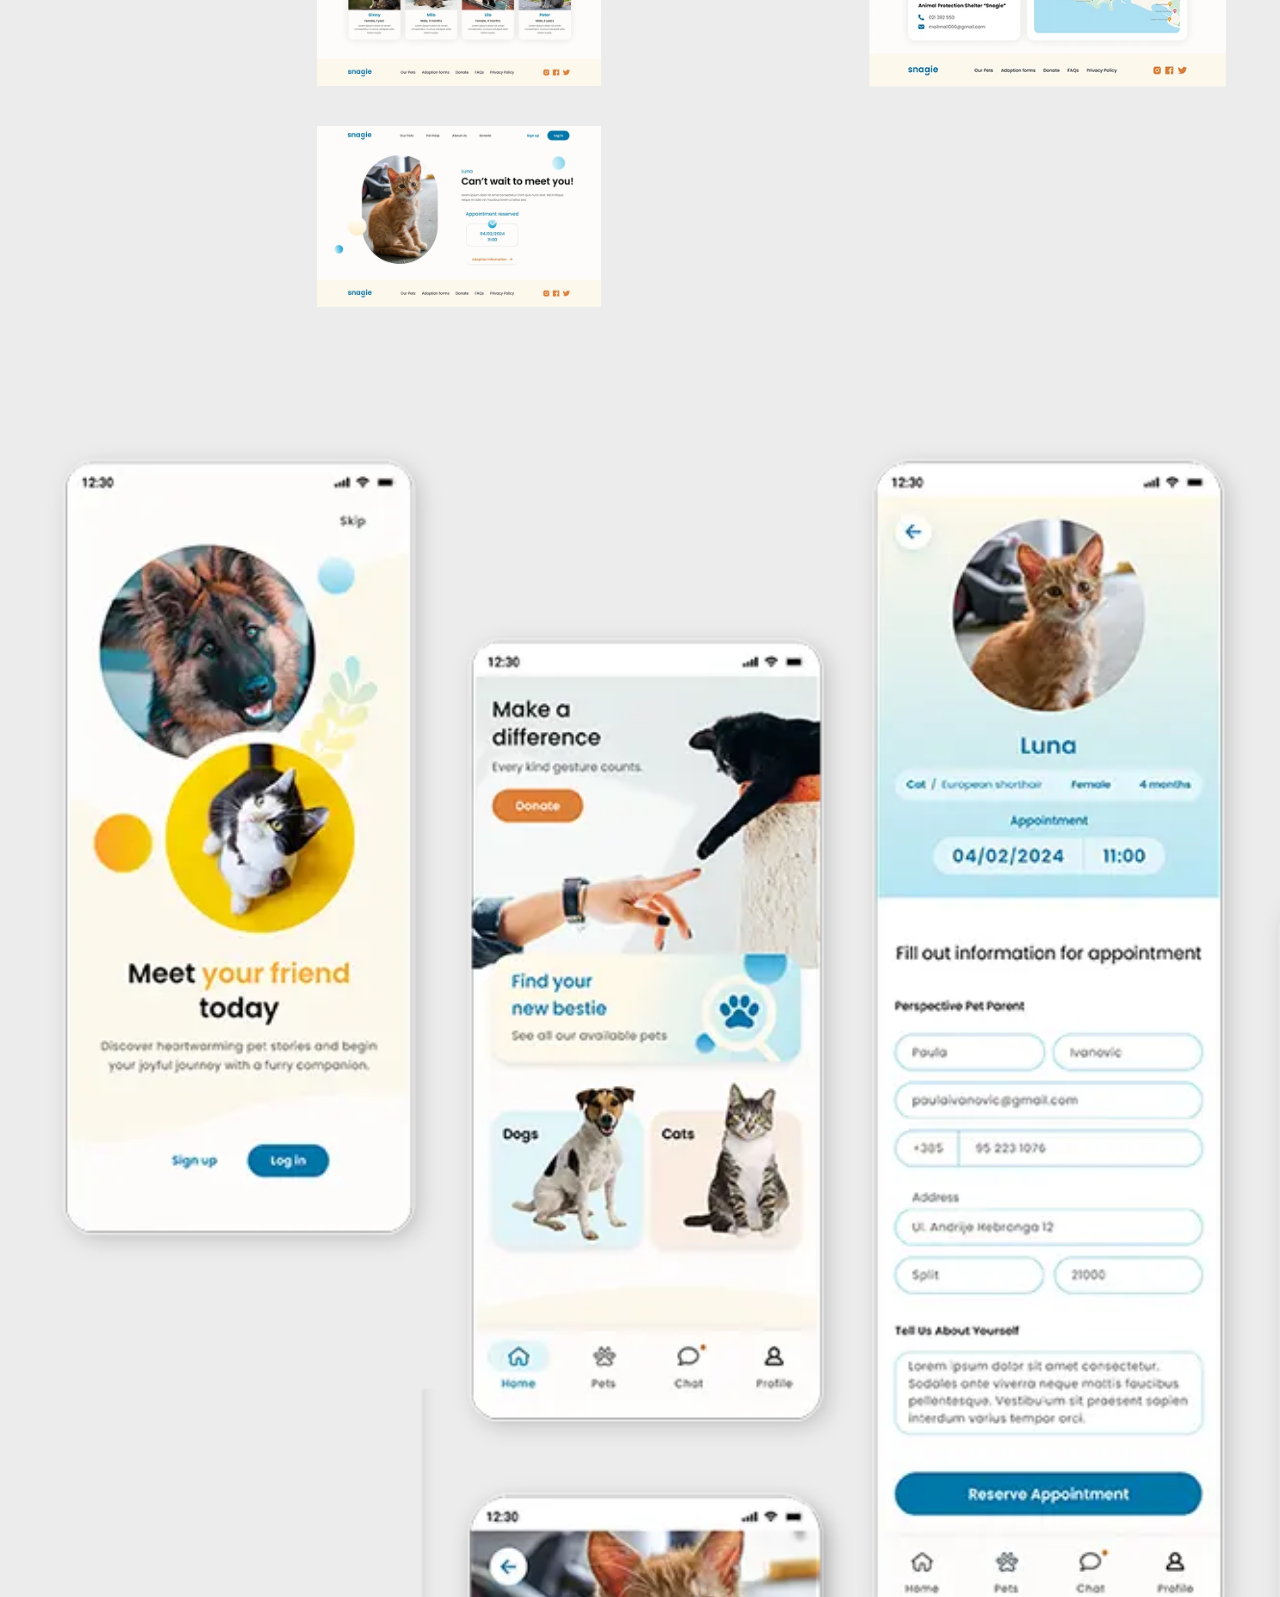
<file: snagie.html>
<!doctype html>
<html lang="en">
  <head>
    <meta charset="utf-8" />
    <meta name="viewport" content="width=device-width, initial-scale=1" />
    <title>Snagie — UX/UI Case Study — Anabela Teslić</title>
    <meta name="description" content="Snagie case study by Anabela Teslić — a responsive website and mobile app for an animal shelter, with animal profiles and a streamlined adoption flow." />
    <link rel="preconnect" href="https://fonts.googleapis.com" />
    <link rel="preconnect" href="https://fonts.gstatic.com" crossorigin />
    <link rel="stylesheet" href="css/base.css" />
    <link rel="stylesheet" href="css/layout.css" />
    <link rel="stylesheet" href="css/components.css" />
    <link rel="stylesheet" href="css/case-study.css" />
    <link rel="stylesheet" href="css/animations.css" />
  </head>
  <body class="page-ux-ui page-case-study">
    <div class="page-shell">
      <header class="topbar">
        <a class="logo-mark logo-mark--mobile" href="index.html" aria-label="Anabela Teslić — Home">Anabela Teslić</a>
        <button
          class="menu-trigger"
          type="button"
          aria-expanded="false"
          aria-controls="mobile-menu"
          aria-label="Open navigation"
          data-menu-trigger
        ></button>
      </header>

      <aside class="sidebar" aria-label="Primary">
        <a class="logo-mark logo-mark--desktop sidebar__brand" href="index.html" aria-label="Anabela Teslić — Home">
          <p>Anabela</p>
          <p>Teslić</p>
        </a>
        <nav class="sidebar__menu" aria-label="Pages">
          <ul class="menu">
            <li class="menu__item">
              <a class="menu-button" href="ux-ui-design.html"><span class="menu-button__label">UX/UI Design</span></a>
              <ul class="menu-dropdown__items">
                <li><a class="menu-dropdown__item" href="artura.html">Artura</a></li>
                <li><a class="menu-dropdown__item is-current" aria-current="page" href="snagie.html">Snagie</a></li>
                <li><a class="menu-dropdown__item" href="e-sharp.html">E-Sharp</a></li>
              </ul>
            </li>
            <li class="menu__item">
              <a class="menu-button" href="graphic-design.html"><span class="menu-button__label">Graphic Design</span></a>
            </li>
            <li class="menu__item">
              <a class="menu-button" href="fine-arts.html"><span class="menu-button__label">Fine Arts</span></a>
            </li>
            <li class="menu__item">
              <a class="menu-button" href="about-me.html"><span class="menu-button__label">About Me</span></a>
            </li>
          </ul>
        </nav>
        <div class="sidebar__footer">
          <div class="sidebar__contact">
            <ul class="social-icons" aria-label="Social links">
              <li>
                <a class="social-icons__link" href="https://www.linkedin.com/in/anabela-tesli%C4%87-7952a528a/" target="_blank" rel="noopener" aria-label="LinkedIn">
                  <svg xmlns="http://www.w3.org/2000/svg" viewBox="0 0 17.74 17.74" aria-hidden="true"><path fill-rule="evenodd" d="M14.62,0H3.13A3.13,3.13,0,0,0,0,3.13V14.62a3.13,3.13,0,0,0,3.13,3.12H14.62a3.12,3.12,0,0,0,3.12-3.12V3.13A3.13,3.13,0,0,0,14.62,0ZM5.88,14.34H3.62V7.05H5.88ZM4.74,6.09A1.35,1.35,0,1,1,6.07,4.75,1.34,1.34,0,0,1,4.74,6.09Zm9.6,8.25H12.09V10.51c0-1-.4-1.63-1.23-1.63s-1.37.61-1.37,1.63v3.83H7.32V7.05H9.49V8a2.54,2.54,0,0,1,2.2-1.2c1.54,0,2.65.94,2.65,2.89Z"/></svg>
                </a>
              </li>
              <li>
                <a class="social-icons__link" href="https://www.behance.net/anabelateslic" target="_blank" rel="noopener" aria-label="Behance">
                  <svg xmlns="http://www.w3.org/2000/svg" viewBox="0 0 17.74 17.74" aria-hidden="true"><path fill-rule="evenodd" d="M6.26,9.26H4.5v2.42H6.23a1.63,1.63,0,0,0,.45-.06,1.11,1.11,0,0,0,.38-.18.92.92,0,0,0,.27-.36,1.28,1.28,0,0,0,.1-.56,1.29,1.29,0,0,0-.32-1A1.23,1.23,0,0,0,6.26,9.26Z"/><path fill-rule="evenodd" d="M6.86,7.71a1,1,0,0,0,.28-.79,1.23,1.23,0,0,0-.09-.51.88.88,0,0,0-.26-.31A1,1,0,0,0,6.43,6,1.84,1.84,0,0,0,6,5.9H4.5V8H6.14A1.08,1.08,0,0,0,6.86,7.71Z"/><polygon fill-rule="evenodd" points="6.24 11.68 6.23 11.68 6.24 11.69 6.24 11.68"/><path fill-rule="evenodd" d="M14.62,0H3.13A3.13,3.13,0,0,0,0,3.13V14.62a3.13,3.13,0,0,0,3.13,3.12H14.62a3.12,3.12,0,0,0,3.12-3.12V3.13A3.13,3.13,0,0,0,14.62,0ZM10.7,5.12h3V6h-3ZM8.83,11.79a2.25,2.25,0,0,1-.58.79,2.37,2.37,0,0,1-.84.46,3.43,3.43,0,0,1-1,.14H2.87V4.42H6.35a4.08,4.08,0,0,1,1,.11,2.18,2.18,0,0,1,.75.36,1.78,1.78,0,0,1,.48.67,2.81,2.81,0,0,1,.17,1,2.22,2.22,0,0,1-.26,1.11,2,2,0,0,1-.75.72,1.77,1.77,0,0,1,1,.82,2.73,2.73,0,0,1,.34,1.41A2.88,2.88,0,0,1,8.83,11.79Zm2.55-.14h0a1.16,1.16,0,0,0,1,.38,1.19,1.19,0,0,0,.76-.26,1.13,1.13,0,0,0,.39-.57h1.29a3,3,0,0,1-.95,1.64,2.43,2.43,0,0,1-1.54.49,2.64,2.64,0,0,1-1.14-.24,2.47,2.47,0,0,1-.86-.68,3.23,3.23,0,0,1-.55-1.06A4.84,4.84,0,0,1,9.53,10a4.36,4.36,0,0,1,.2-1.33,3.07,3.07,0,0,1,.56-1.06,2.66,2.66,0,0,1,.86-.71,2.46,2.46,0,0,1,1.12-.25A2.22,2.22,0,0,1,13.46,7a2.47,2.47,0,0,1,.83.84A3.68,3.68,0,0,1,14.76,9a5.45,5.45,0,0,1,.11,1.41H11A1.92,1.92,0,0,0,11.38,11.65Z"/><path fill-rule="evenodd" d="M13.05,8.32A1,1,0,0,0,12.22,8a1.06,1.06,0,0,0-.58.14,1.24,1.24,0,0,0-.37.35,1.41,1.41,0,0,0-.2.45,2.25,2.25,0,0,0-.06.41H13.4a2,2,0,0,0-.34-1Z"/></svg>
                </a>
              </li>
            </ul>
            <a class="email-link" href="mailto:anabela.teslic@gmail.com">anabela.teslic@gmail.com</a>
          </div>
          <span class="sidebar__divider" aria-hidden="true"></span>
        </div>
      </aside>

      <nav class="mobile-menu" id="mobile-menu" aria-label="Mobile">
        <ul class="mobile-menu__list">
          <li>
            <a class="mobile-menu__item" href="ux-ui-design.html">UX/UI Design</a>
            <div class="mobile-menu__sub">
              <a class="mobile-menu__sub-item" href="artura.html">Artura</a>
              <a class="mobile-menu__sub-item is-current" aria-current="page" href="snagie.html">Snagie</a>
              <a class="mobile-menu__sub-item" href="e-sharp.html">E-Sharp</a>
            </div>
          </li>
          <li><a class="mobile-menu__item" href="graphic-design.html">Graphic Design</a></li>
          <li><a class="mobile-menu__item" href="fine-arts.html">Fine Arts</a></li>
          <li><a class="mobile-menu__item" href="about-me.html">About Me</a></li>
        </ul>
        <div class="mobile-menu__contact">
          <ul class="social-icons" aria-label="Social links">
            <li>
              <a class="social-icons__link" href="https://www.linkedin.com/in/anabela-tesli%C4%87-7952a528a/" target="_blank" rel="noopener" aria-label="LinkedIn">
                <svg xmlns="http://www.w3.org/2000/svg" viewBox="0 0 17.74 17.74" aria-hidden="true"><path fill-rule="evenodd" d="M14.62,0H3.13A3.13,3.13,0,0,0,0,3.13V14.62a3.13,3.13,0,0,0,3.13,3.12H14.62a3.12,3.12,0,0,0,3.12-3.12V3.13A3.13,3.13,0,0,0,14.62,0ZM5.88,14.34H3.62V7.05H5.88ZM4.74,6.09A1.35,1.35,0,1,1,6.07,4.75,1.34,1.34,0,0,1,4.74,6.09Zm9.6,8.25H12.09V10.51c0-1-.4-1.63-1.23-1.63s-1.37.61-1.37,1.63v3.83H7.32V7.05H9.49V8a2.54,2.54,0,0,1,2.2-1.2c1.54,0,2.65.94,2.65,2.89Z"/></svg>
              </a>
            </li>
            <li>
              <a class="social-icons__link" href="https://www.behance.net/anabelateslic" target="_blank" rel="noopener" aria-label="Behance">
                <svg xmlns="http://www.w3.org/2000/svg" viewBox="0 0 17.74 17.74" aria-hidden="true"><path fill-rule="evenodd" d="M6.26,9.26H4.5v2.42H6.23a1.63,1.63,0,0,0,.45-.06,1.11,1.11,0,0,0,.38-.18.92.92,0,0,0,.27-.36,1.28,1.28,0,0,0,.1-.56,1.29,1.29,0,0,0-.32-1A1.23,1.23,0,0,0,6.26,9.26Z"/><path fill-rule="evenodd" d="M6.86,7.71a1,1,0,0,0,.28-.79,1.23,1.23,0,0,0-.09-.51.88.88,0,0,0-.26-.31A1,1,0,0,0,6.43,6,1.84,1.84,0,0,0,6,5.9H4.5V8H6.14A1.08,1.08,0,0,0,6.86,7.71Z"/><polygon fill-rule="evenodd" points="6.24 11.68 6.23 11.68 6.24 11.69 6.24 11.68"/><path fill-rule="evenodd" d="M14.62,0H3.13A3.13,3.13,0,0,0,0,3.13V14.62a3.13,3.13,0,0,0,3.13,3.12H14.62a3.12,3.12,0,0,0,3.12-3.12V3.13A3.13,3.13,0,0,0,14.62,0ZM10.7,5.12h3V6h-3ZM8.83,11.79a2.25,2.25,0,0,1-.58.79,2.37,2.37,0,0,1-.84.46,3.43,3.43,0,0,1-1,.14H2.87V4.42H6.35a4.08,4.08,0,0,1,1,.11,2.18,2.18,0,0,1,.75.36,1.78,1.78,0,0,1,.48.67,2.81,2.81,0,0,1,.17,1,2.22,2.22,0,0,1-.26,1.11,2,2,0,0,1-.75.72,1.77,1.77,0,0,1,1,.82,2.73,2.73,0,0,1,.34,1.41A2.88,2.88,0,0,1,8.83,11.79Zm2.55-.14h0a1.16,1.16,0,0,0,1,.38,1.19,1.19,0,0,0,.76-.26,1.13,1.13,0,0,0,.39-.57h1.29a3,3,0,0,1-.95,1.64,2.43,2.43,0,0,1-1.54.49,2.64,2.64,0,0,1-1.14-.24,2.47,2.47,0,0,1-.86-.68,3.23,3.23,0,0,1-.55-1.06A4.84,4.84,0,0,1,9.53,10a4.36,4.36,0,0,1,.2-1.33,3.07,3.07,0,0,1,.56-1.06,2.66,2.66,0,0,1,.86-.71,2.46,2.46,0,0,1,1.12-.25A2.22,2.22,0,0,1,13.46,7a2.47,2.47,0,0,1,.83.84A3.68,3.68,0,0,1,14.76,9a5.45,5.45,0,0,1,.11,1.41H11A1.92,1.92,0,0,0,11.38,11.65Z"/><path fill-rule="evenodd" d="M13.05,8.32A1,1,0,0,0,12.22,8a1.06,1.06,0,0,0-.58.14,1.24,1.24,0,0,0-.37.35,1.41,1.41,0,0,0-.2.45,2.25,2.25,0,0,0-.06.41H13.4a2,2,0,0,0-.34-1Z"/></svg>
              </a>
            </li>
          </ul>
          <a class="email-link" href="mailto:anabela.teslic@gmail.com">anabela.teslic@gmail.com</a>
        </div>
      </nav>

      <main id="main" class="main case-study case-study--center">
        <!-- Hero -->
        <section class="cs-hero" data-reveal>
          <div class="cs-lead">
            <header class="cs-lead__heading">
              <h1 class="cs-heading">Snagie</h1>
              <p class="cs-eyebrow">Website and mobile app</p>
            </header>
            <div class="cs-lead__body">
              <p class="cs-body">Snagie is an organization with the goal of providing shelter for animals and finding them new homes.</p>
              <p class="cs-body">The goal is to provide a website and mobile app for easier communication and to find new pet owners or volunteers.</p>
            </div>
            <a class="btn-case-study" href="https://www.figma.com/design/NGnWMbRhRm318NYLIglOyN/Pet-adoption-website?node-id=680-7605&amp;p=f&amp;t=K0iEGV7jRuS3tPec-0" target="_blank" rel="noopener"><span class="btn-case-study__label">Project File</span></a>
          </div>
          <div class="cs-hero__media">
            <div class="cs-figure">
              <picture>
                <source type="image/webp" srcset="assets/images/case-studies/snagie-hero-project-image.webp" />
                <img src="assets/images/case-studies/snagie-hero-project-image.png" alt="Snagie animal-shelter website and mobile app mockups" />
              </picture>
            </div>
          </div>
        </section>

        <!-- Project overview -->
        <section class="cs-overview" data-reveal>
          <div class="cs-overview__block">
            <h2 class="cs-subheading">Project Overview</h2>
            <p class="cs-body">Conducting research and interviews, paper and digital wireframing, low- and high-fidelity prototyping for responsive design, conducting usability studies, accounting for accessibility, and iterating on designs.</p>
          </div>
          <div class="cs-overview__block">
            <h2 class="cs-subheading">Project Goal</h2>
            <p class="cs-body">Design a website and mobile app with animal profiles to provide information and improve opportunities for prospective pet owners to meet and adopt pets. Additional features, such as an adoption plan and a donation page, help users learn about and support the organization.</p>
          </div>
        </section>

        <!-- User research -->
        <section class="cs-research" data-reveal>
          <div class="cs-research__intro">
            <h2 class="cs-heading">User Research</h2>
            <p class="cs-body">I researched to better understand users and their needs. I found that pet owners and nature lovers often hesitate to adopt due to limited knowledge and time.</p>
            <p class="cs-body">Many prefer to learn about pets and plan ahead before visiting a shelter to ensure a good match and a quicker adoption process.</p>
          </div>
          <div class="cs-research__persona">
            <div class="cs-persona">
              <div class="cs-persona__head">
                <div class="cs-figure">
                  <picture>
                    <source type="image/webp" srcset="assets/images/case-studies/snagie-persona-petar.webp" />
                    <img src="assets/images/case-studies/snagie-persona-petar.png" alt="Portrait of persona Petar Vidak" />
                  </picture>
                </div>
                <div class="cs-persona__meta">
                  <h3 class="cs-subheading cs-persona__name">Petar Vidak</h3>
                  <ul class="cs-persona__details">
                    <li class="cs-body muted">Age: 23</li>
                    <li class="cs-body muted">Education: Biology student</li>
                    <li class="cs-body muted">Hometown: Split, Croatia</li>
                    <li class="cs-body muted">Family: Lives with parents</li>
                    <li class="cs-body muted">Occupation: Student</li>
                  </ul>
                </div>
              </div>
              <div class="cs-persona__group">
                <h3 class="cs-subheading">Goals</h3>
                <ul class="cs-persona__list">
                  <li class="cs-body">Have a balanced schedule between studying and caring for his pet.</li>
                  <li class="cs-body">Find a way to connect with a faraway animal shelter.</li>
                  <li class="cs-body">Help his family decide on adopting a new dog.</li>
                </ul>
              </div>
              <div class="cs-persona__group">
                <h3 class="cs-subheading">Frustrations</h3>
                <ul class="cs-persona__list">
                  <li class="cs-body">Not having enough time to volunteer and support the animal shelter.</li>
                  <li class="cs-body">“Sometimes, looking for a new pet can be overwhelming and time-consuming.”</li>
                </ul>
              </div>
            </div>
          </div>
        </section>

        <!-- Key challenges -->
        <section class="cs-split" data-reveal>
          <div class="cs-split__aside">
            <h2 class="cs-heading">Key Challenges</h2>
          </div>
          <div class="cs-split__content">
            <div class="cs-numbered-list">
              <div class="cs-numbered">
                <p class="cs-number">01</p>
                <div class="cs-numbered__text">
                  <h3 class="cs-subheading">Information</h3>
                  <p class="cs-body">Animal adoption websites are not providing enough information or online option for scheduling appointment.</p>
                </div>
              </div>
              <div class="cs-numbered">
                <p class="cs-number">02</p>
                <div class="cs-numbered__text">
                  <h3 class="cs-subheading">Time</h3>
                  <p class="cs-body">Too many forms or obligations before deciding on meeting a pet discourage people from scheduling appointment.</p>
                </div>
              </div>
            </div>
          </div>
        </section>

        <!-- Challenge solution (gradient band) -->
        <section class="cs-band cs-band--snagie" data-reveal>
          <div class="cs-solution-stack">
            <div class="cs-solution-row">
              <p class="cs-body cs-solution-row__caption">Easy access to pet information and images, and quick scheduling of appointments.</p>
              <div class="cs-figure">
                <picture>
                  <source type="image/webp" srcset="assets/images/case-studies/snagie-solution-1.webp" />
                  <img src="assets/images/case-studies/snagie-solution-1.png" alt="Snagie app solution mockup" />
                </picture>
              </div>
            </div>
            <div class="cs-solution-row">
              <p class="cs-body cs-solution-row__caption">A short adoption form ensures that gathering information about potential pet owners is not time-consuming.</p>
              <div class="cs-figure">
                <picture>
                  <source type="image/webp" srcset="assets/images/case-studies/snagie-solution-2.webp" />
                  <img src="assets/images/case-studies/snagie-solution-2.png" alt="Snagie short adoption form screen" />
                </picture>
              </div>
            </div>
          </div>
        </section>

        <!-- Starting the design -->
        <section class="cs-feature-row cs-feature-row--media-top cs-feature-row--bleed" data-reveal>
          <div class="cs-feature-row__text">
            <h2 class="cs-heading">Starting the Design</h2>
            <p class="cs-body">The website was optimized for all screen sizes, but testing showed a mobile app offers better functionality on smaller devices.</p>
            <p class="cs-body">A tiered layout on the homepage improves readability and highlights the main user path to reduce pain points.</p>
          </div>
          <div class="cs-feature-row__media">
            <div class="cs-figure">
              <picture>
                <source type="image/webp" srcset="assets/images/case-studies/snagie-lofi-prototype.webp" />
                <img src="assets/images/case-studies/snagie-lofi-prototype.png" alt="Low-fidelity prototype of the Snagie tiered homepage layout" />
              </picture>
            </div>
          </div>
        </section>

        <!-- User testing -->
        <section class="cs-panel-duo" data-reveal>
          <div class="cs-panel-duo__panel">
            <h2 class="cs-heading">User testing results</h2>
            <div class="cs-lead__body">
              <p class="cs-body">I conducted two rounds of usability studies. Results from the first study helped me iterate and build from wireframes to mockups.</p>
              <p class="cs-body">In the second study on high-fidelity prototype, findings showed parts and elements that needed to be improved and refined.</p>
            </div>
          </div>
          <div class="cs-panel-duo__content">
            <div class="cs-numbered-list">
              <div class="cs-numbered">
                <p class="cs-number">01</p>
                <div class="cs-numbered__text">
                  <h3 class="cs-subheading">Pet search</h3>
                  <p class="cs-body">Participants wanted more user-friendly features for pet searches.</p>
                </div>
              </div>
              <div class="cs-numbered">
                <p class="cs-number">02</p>
                <div class="cs-numbered__text">
                  <h3 class="cs-subheading">Information hierarchy</h3>
                  <p class="cs-body">Users would prefer to see more important information about the pet highlighted for easier reading.</p>
                </div>
              </div>
              <div class="cs-numbered">
                <p class="cs-number">03</p>
                <div class="cs-numbered__text">
                  <h3 class="cs-subheading">Reservation form</h3>
                  <p class="cs-body">A more descriptive reservation form would be helpful to users.</p>
                </div>
              </div>
            </div>
          </div>
        </section>

        <!-- Testing changes -->
        <section class="cs-changes cs-changes--snagie" data-reveal>
          <div class="cs-changes__col cs-changes__col--panel">
            <div class="cs-changes__text">
              <h2 class="cs-heading">Changes</h2>
              <div class="cs-changes__list">
                <p class="cs-body">The search and filter layouts have been modified to improve accessibility.</p>
                <p class="cs-body">Sign-up and log-in buttons have been added for ease of access.</p>
                <p class="cs-body">The Pet Card has been redesigned for more intuitive interaction.</p>
                <p class="cs-body">The layout of the reservation form has been modified, and new text fields have been added.</p>
              </div>
            </div>
            <div class="cs-figure">
              <picture>
                <source type="image/webp" srcset="assets/images/case-studies/snagie-changes-left-mockup.webp" />
                <img src="assets/images/case-studies/snagie-changes-left-mockup.png" alt="Snagie mockup with redesigned search, filters and pet card" />
              </picture>
            </div>
          </div>
          <div class="cs-changes__col cs-changes__col--media">
            <div class="cs-figure">
              <picture>
                <source type="image/webp" srcset="assets/images/case-studies/snagie-changes-right-mockup-1.webp" />
                <img src="assets/images/case-studies/snagie-changes-right-mockup-1.png" alt="Snagie mockup of the updated reservation form (1)" />
              </picture>
            </div>
            <div class="cs-figure">
              <picture>
                <source type="image/webp" srcset="assets/images/case-studies/snagie-changes-right-mockup-2.webp" />
                <img src="assets/images/case-studies/snagie-changes-right-mockup-2.png" alt="Snagie mockup of the updated reservation form (2)" />
              </picture>
            </div>
            <p class="cs-body">The layout of the reservation form has been modified, and new text fields have been added.</p>
          </div>
        </section>

        <!-- Mockup and high-fidelity -->
        <section class="cs-final" data-reveal>
          <div class="cs-final__col cs-final__col--left">
            <div class="cs-final__intro">
              <h2 class="cs-heading">Mockups and<br />High-Fidelity Prototype</h2>
              <p class="cs-body">Check out and test the final responsive web design for Snagie Animal Shelter.</p>
              <a class="btn-case-study" href="https://www.figma.com/proto/NGnWMbRhRm318NYLIglOyN/Pet-adoption-website?node-id=88-174&amp;t=2ip9YWtnve2O0ZTD-1&amp;scaling=min-zoom&amp;content-scaling=fixed&amp;page-id=83%3A1211&amp;starting-point-node-id=88%3A174" target="_blank" rel="noopener"><span class="btn-case-study__label">View Prototype</span></a>
            </div>
            <div class="cs-final__images">
              <div class="cs-figure">
                <picture>
                  <source type="image/webp" srcset="assets/images/case-studies/snagie-mockup-left-top.webp" />
                  <img src="assets/images/case-studies/snagie-mockup-left-top.png" alt="Snagie high-fidelity mockup" />
                </picture>
              </div>
              <div class="cs-figure">
                <picture>
                  <source type="image/webp" srcset="assets/images/case-studies/snagie-mockup-left-bottom.webp" />
                  <img src="assets/images/case-studies/snagie-mockup-left-bottom.png" alt="Snagie high-fidelity mockup" />
                </picture>
              </div>
            </div>
          </div>
          <div class="cs-final__col cs-final__col--right">
            <div class="cs-figure">
              <picture>
                <source type="image/webp" srcset="assets/images/case-studies/snagie-mockup-right-tall.webp" />
                <img src="assets/images/case-studies/snagie-mockup-right-tall.png" alt="Snagie high-fidelity responsive web page mockup" />
              </picture>
            </div>
          </div>
        </section>

        <!-- Closing showcase -->
        <section class="cs-banner" data-reveal>
          <div class="cs-figure">
            <picture>
              <source media="(max-width: 900px)" type="image/webp" srcset="assets/images/case-studies/snagie-showcase-image--mobile.webp" />
              <source media="(max-width: 900px)" srcset="assets/images/case-studies/snagie-showcase-image--mobile.png" />
              <source type="image/webp" srcset="assets/images/case-studies/snagie-showcase-image.webp" />
              <img src="assets/images/case-studies/snagie-showcase-image.png" alt="Showcase of the final Snagie responsive web design" />
            </picture>
          </div>
        </section>
      </main>
    </div>

    <noscript>
      <style>
        [data-reveal] { opacity: 1 !important; transform: none !important; }
      </style>
    </noscript>

    <script src="js/main.js" defer></script>
  </body>
</html>
</file>
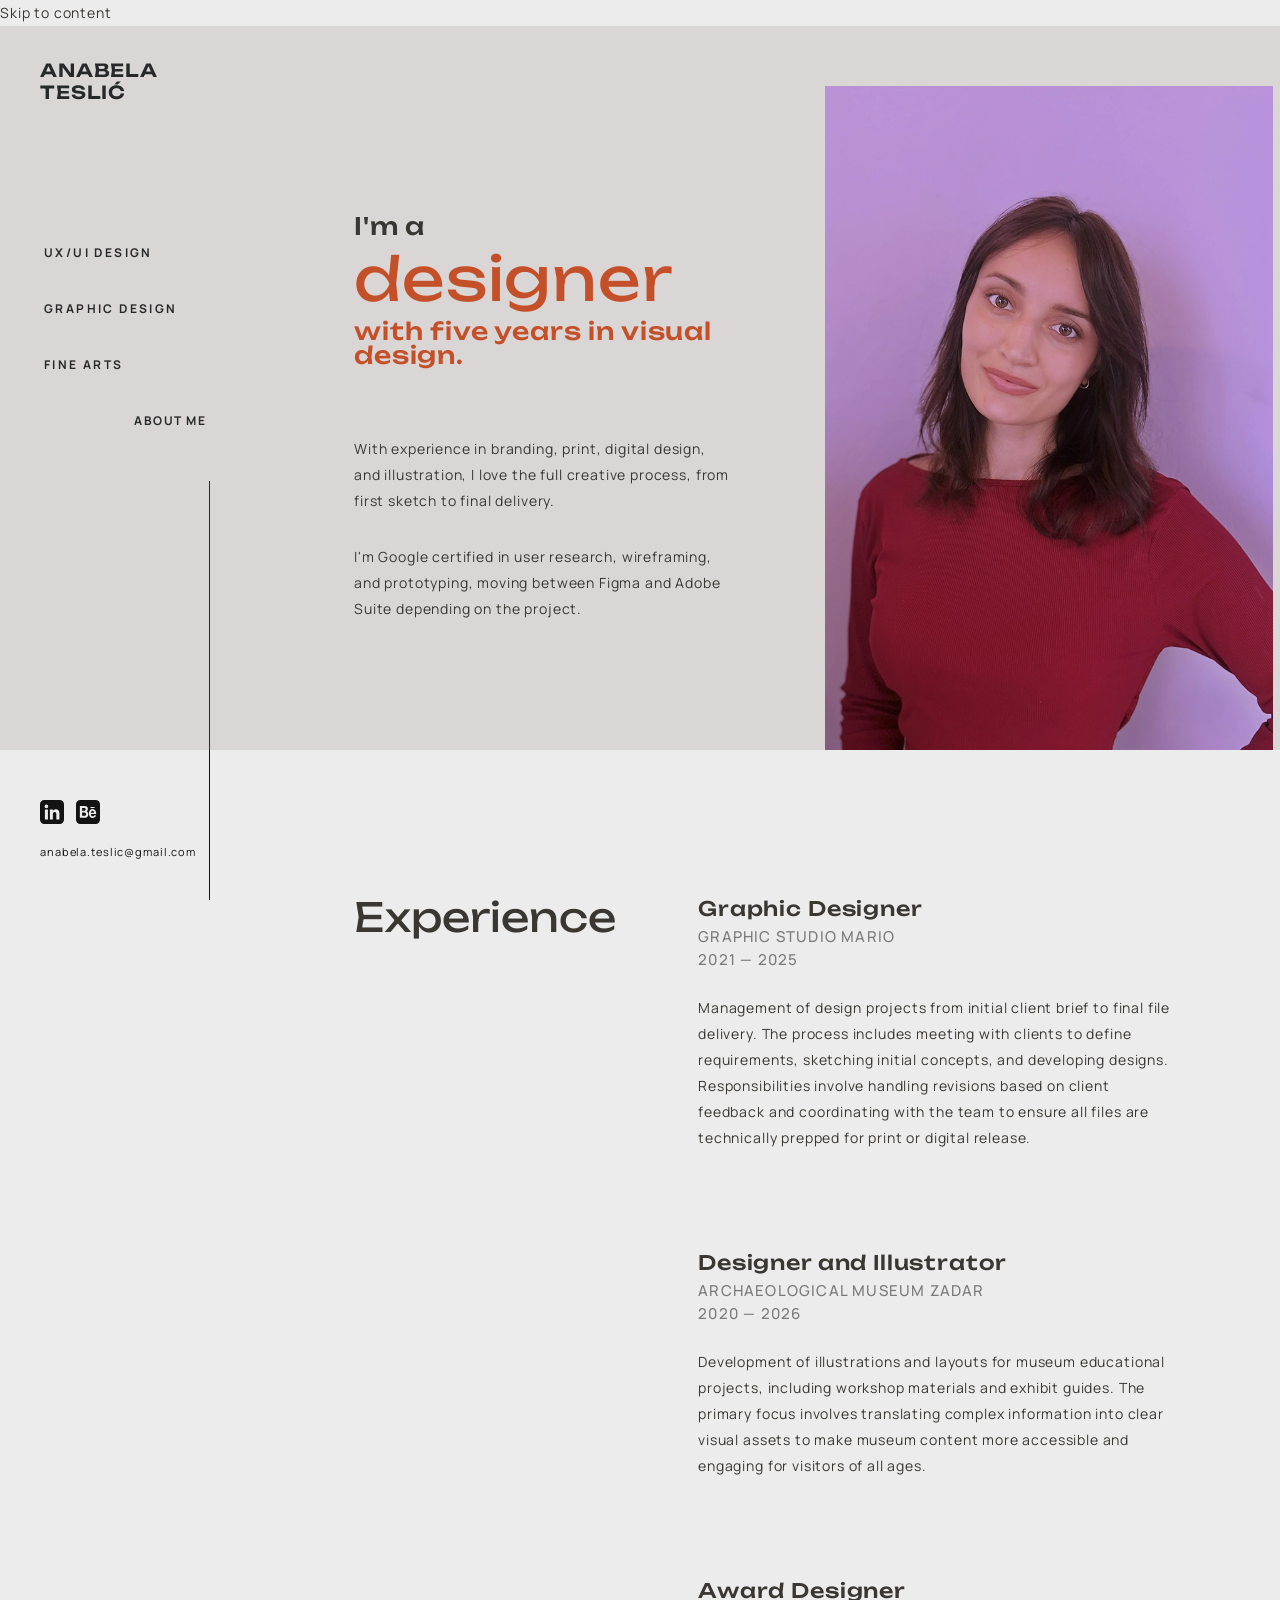
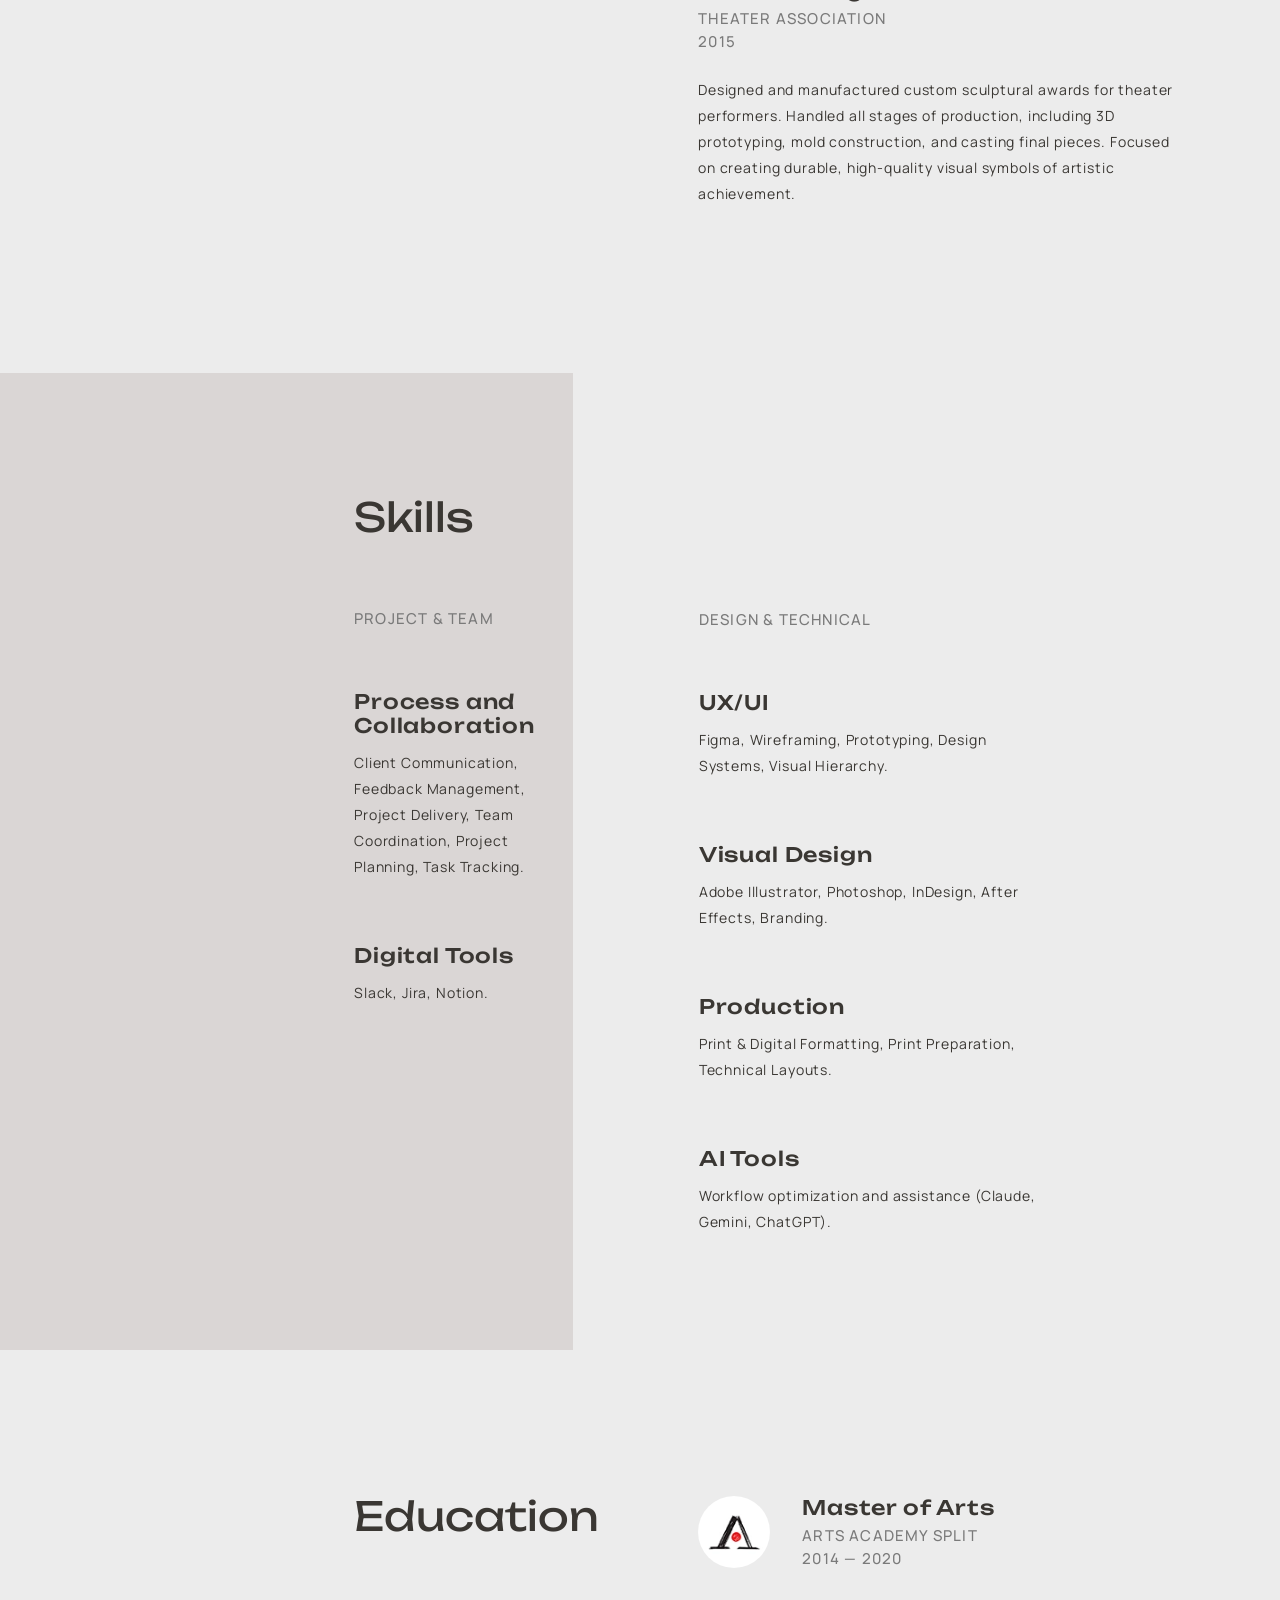
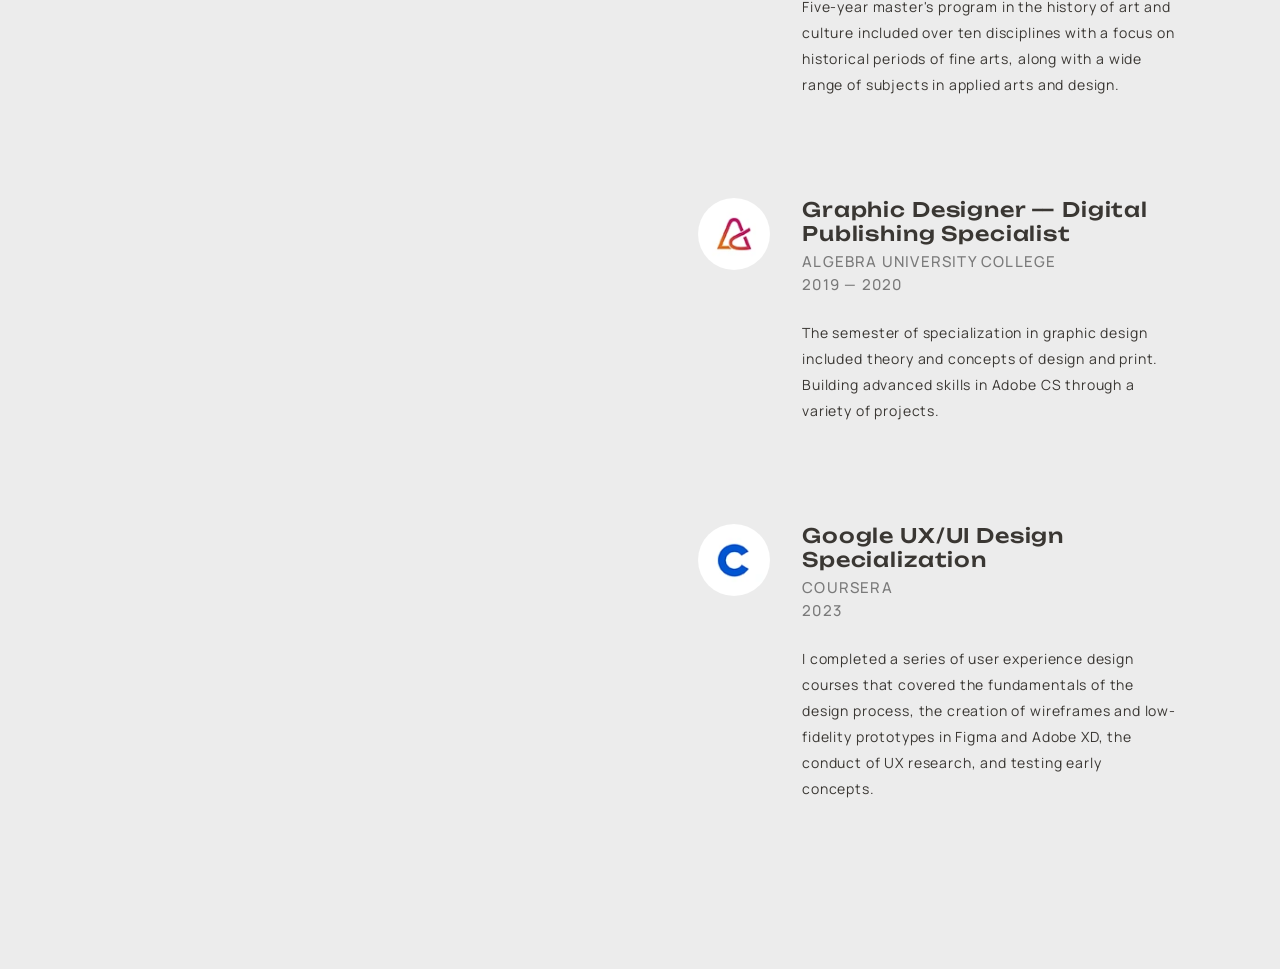
<file: pages/about-me.html>
<!doctype html>
<html lang="en">
  <head>
    <meta charset="utf-8" />
    <meta name="viewport" content="width=device-width, initial-scale=1" />
    <title>About Me — Anabela Teslić</title>
    <meta name="description" content="About Anabela Teslić — designer with five years in visual design, with experience in branding, print, digital, and illustration." />
    <link rel="preconnect" href="https://fonts.googleapis.com" />
    <link rel="preconnect" href="https://fonts.gstatic.com" crossorigin />
    <link rel="stylesheet" href="../css/base.css" />
    <link rel="stylesheet" href="../css/layout.css" />
    <link rel="stylesheet" href="../css/components.css" />
    <link rel="stylesheet" href="../css/animations.css" />
    <link rel="stylesheet" href="../css/about-me.css" />
  </head>
  <body class="page-about-me">
    <a class="skip-link" href="#main">Skip to content</a>

    <div class="page-shell">
      <header class="topbar">
        <a class="logo-mark logo-mark--mobile" href="../index.html" aria-label="Anabela Teslić — Home">Anabela Teslić</a>
        <button
          class="menu-trigger"
          type="button"
          aria-expanded="false"
          aria-controls="mobile-menu"
          aria-label="Open navigation"
          data-menu-trigger
        ></button>
      </header>

      <aside class="sidebar" aria-label="Primary">
        <a class="logo-mark logo-mark--desktop sidebar__brand" href="../index.html" aria-label="Anabela Teslić — Home">
          <p>Anabela</p>
          <p>Teslić</p>
        </a>
        <nav class="sidebar__menu" aria-label="Pages">
          <ul class="menu">
            <li class="menu__item">
              <a class="menu-button" href="ux-ui-design.html"><span class="menu-button__label">UX/UI Design</span></a>
            </li>
            <li class="menu__item">
              <a class="menu-button" href="graphic-design.html"><span class="menu-button__label">Graphic Design</span></a>
            </li>
            <li class="menu__item">
              <a class="menu-button" href="fine-arts.html"><span class="menu-button__label">Fine Arts</span></a>
            </li>
            <li class="menu__item">
              <a class="menu-button" aria-current="page" href="about-me.html"><span class="menu-button__label">About Me</span></a>
            </li>
          </ul>
        </nav>
        <div class="sidebar__footer">
          <div class="sidebar__contact">
            <ul class="social-icons" aria-label="Social links">
              <li>
                <a class="social-icons__link" href="https://www.linkedin.com/in/anabela-tesli%C4%87-7952a528a/" target="_blank" rel="noopener" aria-label="LinkedIn">
                  <svg xmlns="http://www.w3.org/2000/svg" viewBox="0 0 17.74 17.74" aria-hidden="true"><path fill-rule="evenodd" d="M14.62,0H3.13A3.13,3.13,0,0,0,0,3.13V14.62a3.13,3.13,0,0,0,3.13,3.12H14.62a3.12,3.12,0,0,0,3.12-3.12V3.13A3.13,3.13,0,0,0,14.62,0ZM5.88,14.34H3.62V7.05H5.88ZM4.74,6.09A1.35,1.35,0,1,1,6.07,4.75,1.34,1.34,0,0,1,4.74,6.09Zm9.6,8.25H12.09V10.51c0-1-.4-1.63-1.23-1.63s-1.37.61-1.37,1.63v3.83H7.32V7.05H9.49V8a2.54,2.54,0,0,1,2.2-1.2c1.54,0,2.65.94,2.65,2.89Z"/></svg>
                </a>
              </li>
              <li>
                <a class="social-icons__link" href="https://www.behance.net/anabelateslic" target="_blank" rel="noopener" aria-label="Behance">
                  <svg xmlns="http://www.w3.org/2000/svg" viewBox="0 0 17.74 17.74" aria-hidden="true"><path fill-rule="evenodd" d="M6.26,9.26H4.5v2.42H6.23a1.63,1.63,0,0,0,.45-.06,1.11,1.11,0,0,0,.38-.18.92.92,0,0,0,.27-.36,1.28,1.28,0,0,0,.1-.56,1.29,1.29,0,0,0-.32-1A1.23,1.23,0,0,0,6.26,9.26Z"/><path fill-rule="evenodd" d="M6.86,7.71a1,1,0,0,0,.28-.79,1.23,1.23,0,0,0-.09-.51.88.88,0,0,0-.26-.31A1,1,0,0,0,6.43,6,1.84,1.84,0,0,0,6,5.9H4.5V8H6.14A1.08,1.08,0,0,0,6.86,7.71Z"/><polygon fill-rule="evenodd" points="6.24 11.68 6.23 11.68 6.24 11.69 6.24 11.68"/><path fill-rule="evenodd" d="M14.62,0H3.13A3.13,3.13,0,0,0,0,3.13V14.62a3.13,3.13,0,0,0,3.13,3.12H14.62a3.12,3.12,0,0,0,3.12-3.12V3.13A3.13,3.13,0,0,0,14.62,0ZM10.7,5.12h3V6h-3ZM8.83,11.79a2.25,2.25,0,0,1-.58.79,2.37,2.37,0,0,1-.84.46,3.43,3.43,0,0,1-1,.14H2.87V4.42H6.35a4.08,4.08,0,0,1,1,.11,2.18,2.18,0,0,1,.75.36,1.78,1.78,0,0,1,.48.67,2.81,2.81,0,0,1,.17,1,2.22,2.22,0,0,1-.26,1.11,2,2,0,0,1-.75.72,1.77,1.77,0,0,1,1,.82,2.73,2.73,0,0,1,.34,1.41A2.88,2.88,0,0,1,8.83,11.79Zm2.55-.14h0a1.16,1.16,0,0,0,1,.38,1.19,1.19,0,0,0,.76-.26,1.13,1.13,0,0,0,.39-.57h1.29a3,3,0,0,1-.95,1.64,2.43,2.43,0,0,1-1.54.49,2.64,2.64,0,0,1-1.14-.24,2.47,2.47,0,0,1-.86-.68,3.23,3.23,0,0,1-.55-1.06A4.84,4.84,0,0,1,9.53,10a4.36,4.36,0,0,1,.2-1.33,3.07,3.07,0,0,1,.56-1.06,2.66,2.66,0,0,1,.86-.71,2.46,2.46,0,0,1,1.12-.25A2.22,2.22,0,0,1,13.46,7a2.47,2.47,0,0,1,.83.84A3.68,3.68,0,0,1,14.76,9a5.45,5.45,0,0,1,.11,1.41H11A1.92,1.92,0,0,0,11.38,11.65Z"/><path fill-rule="evenodd" d="M13.05,8.32A1,1,0,0,0,12.22,8a1.06,1.06,0,0,0-.58.14,1.24,1.24,0,0,0-.37.35,1.41,1.41,0,0,0-.2.45,2.25,2.25,0,0,0-.06.41H13.4a2,2,0,0,0-.34-1Z"/></svg>
                </a>
              </li>
            </ul>
            <a class="email-link" href="mailto:anabela.teslic@gmail.com">anabela.teslic@gmail.com</a>
          </div>
          <span class="sidebar__divider" aria-hidden="true"></span>
        </div>
      </aside>

      <nav class="mobile-menu" id="mobile-menu" aria-label="Mobile">
        <ul class="mobile-menu__list">
          <li><a class="mobile-menu__item" href="ux-ui-design.html">UX/UI Design</a></li>
          <li><a class="mobile-menu__item" href="graphic-design.html">Graphic Design</a></li>
          <li><a class="mobile-menu__item" href="fine-arts.html">Fine Arts</a></li>
          <li><a class="mobile-menu__item" aria-current="page" href="about-me.html">About Me</a></li>
        </ul>
      </nav>

      <main id="main" class="main">
        <section class="about-headline" aria-label="Introduction" data-reveal>
          <div class="about-headline__text">
            <div class="hero-statement">
              <p class="hero-statement__line-top">I'm a</p>
              <p class="hero-statement__line-display">designer</p>
              <p class="hero-statement__line-bottom">with five years in visual design.</p>
            </div>
            <div class="about-headline__description">
              <p>With experience in branding, print, digital design, and illustration, I love the full creative process, from first sketch to final delivery.</p>
              <p>I'm Google certified in user research, wireframing, and prototyping, moving between Figma and Adobe Suite depending on the project.</p>
            </div>
          </div>
          <picture>
            <source type="image/webp" srcset="../assets/images/about/portrait.webp" />
            <img class="about-headline__portrait" src="../assets/images/about/portrait.png" alt="Portrait of Anabela Teslić" />
          </picture>
        </section>

        <section class="about-section" aria-label="Experience" data-reveal>
          <div class="about-section__title-cell">
            <h2 class="about-section__title t-headline-large">Experience</h2>
          </div>
          <div class="about-section__items-cell">
            <ul class="experience-list">
              <li class="experience-item">
                <div class="experience-item__body">
                  <header class="experience-item__title">
                    <h3 class="experience-item__role">Graphic Designer</h3>
                    <p class="experience-item__company">Graphic Studio Mario</p>
                    <p class="experience-item__duration">2021 — 2025</p>
                  </header>
                  <p class="experience-item__description">
                    Management of design projects from initial client brief to final file delivery. The process includes meeting with clients to define requirements, sketching initial concepts, and developing designs. Responsibilities involve handling revisions based on client feedback and coordinating with the team to ensure all files are technically prepped for print or digital release.
                  </p>
                </div>
              </li>
              <li class="experience-item">
                <div class="experience-item__body">
                  <header class="experience-item__title">
                    <h3 class="experience-item__role">Designer and Illustrator</h3>
                    <p class="experience-item__company">Archaeological Museum Zadar</p>
                    <p class="experience-item__duration">2020 — 2026</p>
                  </header>
                  <p class="experience-item__description">
                    Development of illustrations and layouts for museum educational projects, including workshop materials and exhibit guides. The primary focus involves translating complex information into clear visual assets to make museum content more accessible and engaging for visitors of all ages.
                  </p>
                </div>
              </li>
              <li class="experience-item">
                <div class="experience-item__body">
                  <header class="experience-item__title">
                    <h3 class="experience-item__role">Award Designer</h3>
                    <p class="experience-item__company">Theater Association</p>
                    <p class="experience-item__duration">2015</p>
                  </header>
                  <p class="experience-item__description">
                    Designed and manufactured custom sculptural awards for theater performers. Handled all stages of production, including 3D prototyping, mold construction, and casting final pieces. Focused on creating durable, high-quality visual symbols of artistic achievement.
                  </p>
                </div>
              </li>
            </ul>
          </div>
        </section>

        <section class="about-skills" aria-label="Skills" data-reveal>
          <div class="about-skills__col about-skills__col--gray">
            <h2 class="about-section__title t-headline-large">Skills</h2>
            <div class="skills-stack">
              <div class="skill-group">
                <p class="skill-group__subtitle">Project &amp; Team</p>
                <div class="skill-group__item">
                  <h3 class="skill-group__item-title">Process and Collaboration</h3>
                  <p class="skill-group__item-body">Client Communication, Feedback Management, Project Delivery, Team Coordination, Project Planning, Task Tracking.</p>
                </div>
                <div class="skill-group__item">
                  <h3 class="skill-group__item-title">Digital Tools</h3>
                  <p class="skill-group__item-body">Slack, Jira, Notion.</p>
                </div>
              </div>
            </div>
          </div>
          <div class="about-skills__col">
            <div class="skills-stack">
              <div class="skill-group">
                <p class="skill-group__subtitle">Design &amp; Technical</p>
                <div class="skill-group__item">
                  <h3 class="skill-group__item-title">UX/UI</h3>
                  <p class="skill-group__item-body">Figma, Wireframing, Prototyping, Design Systems, Visual Hierarchy.</p>
                </div>
                <div class="skill-group__item">
                  <h3 class="skill-group__item-title">Visual Design</h3>
                  <p class="skill-group__item-body">Adobe Illustrator, Photoshop, InDesign, After Effects, Branding.</p>
                </div>
                <div class="skill-group__item">
                  <h3 class="skill-group__item-title">Production</h3>
                  <p class="skill-group__item-body">Print &amp; Digital Formatting, Print Preparation, Technical Layouts.</p>
                </div>
                <div class="skill-group__item">
                  <h3 class="skill-group__item-title">AI Tools</h3>
                  <p class="skill-group__item-body">Workflow optimization and assistance (Claude, Gemini, ChatGPT).</p>
                </div>
              </div>
            </div>
          </div>
        </section>

        <section class="about-section" aria-label="Education" data-reveal>
          <div class="about-section__title-cell">
            <h2 class="about-section__title t-headline-large">Education</h2>
          </div>
          <div class="about-section__items-cell">
            <ul class="education-list">
              <li class="education-item">
                <picture>
                  <source type="image/webp" srcset="../assets/images/about/edu-arts-academy.webp" />
                  <img class="education-item__avatar" src="../assets/images/about/edu-arts-academy.png" alt="Arts Academy Split logo" />
                </picture>
                <div class="education-item__body">
                  <header class="education-item__title">
                    <h3 class="education-item__role">Master of Arts</h3>
                    <p class="education-item__company">Arts Academy Split</p>
                    <p class="education-item__duration">2014 — 2020</p>
                  </header>
                  <p class="education-item__description">
                    Five-year master's program in the history of art and culture included over ten disciplines with a focus on historical periods of fine arts, along with a wide range of subjects in applied arts and design.
                  </p>
                </div>
              </li>
              <li class="education-item">
                <picture>
                  <source type="image/webp" srcset="../assets/images/about/edu-algebra.webp" />
                  <img class="education-item__avatar" src="../assets/images/about/edu-algebra.png" alt="Algebra University College logo" />
                </picture>
                <div class="education-item__body">
                  <header class="education-item__title">
                    <h3 class="education-item__role">Graphic Designer — Digital Publishing Specialist</h3>
                    <p class="education-item__company">Algebra University College</p>
                    <p class="education-item__duration">2019 — 2020</p>
                  </header>
                  <p class="education-item__description">
                    The semester of specialization in graphic design included theory and concepts of design and print. Building advanced skills in Adobe CS through a variety of projects.
                  </p>
                </div>
              </li>
              <li class="education-item">
                <picture>
                  <source type="image/webp" srcset="../assets/images/about/edu-coursera.webp" />
                  <img class="education-item__avatar" src="../assets/images/about/edu-coursera.png" alt="Coursera logo" />
                </picture>
                <div class="education-item__body">
                  <header class="education-item__title">
                    <h3 class="education-item__role">Google UX/UI Design Specialization</h3>
                    <p class="education-item__company">Coursera</p>
                    <p class="education-item__duration">2023</p>
                  </header>
                  <p class="education-item__description">
                    I completed a series of user experience design courses that covered the fundamentals of the design process, the creation of wireframes and low-fidelity prototypes in Figma and Adobe XD, the conduct of UX research, and testing early concepts.
                  </p>
                </div>
              </li>
            </ul>
          </div>
        </section>
      </main>
    </div>

    <noscript>
      <style>
        [data-reveal] { opacity: 1 !important; transform: none !important; }
      </style>
    </noscript>

    <script src="../js/main.js" defer></script>
  </body>
</html>
</file>
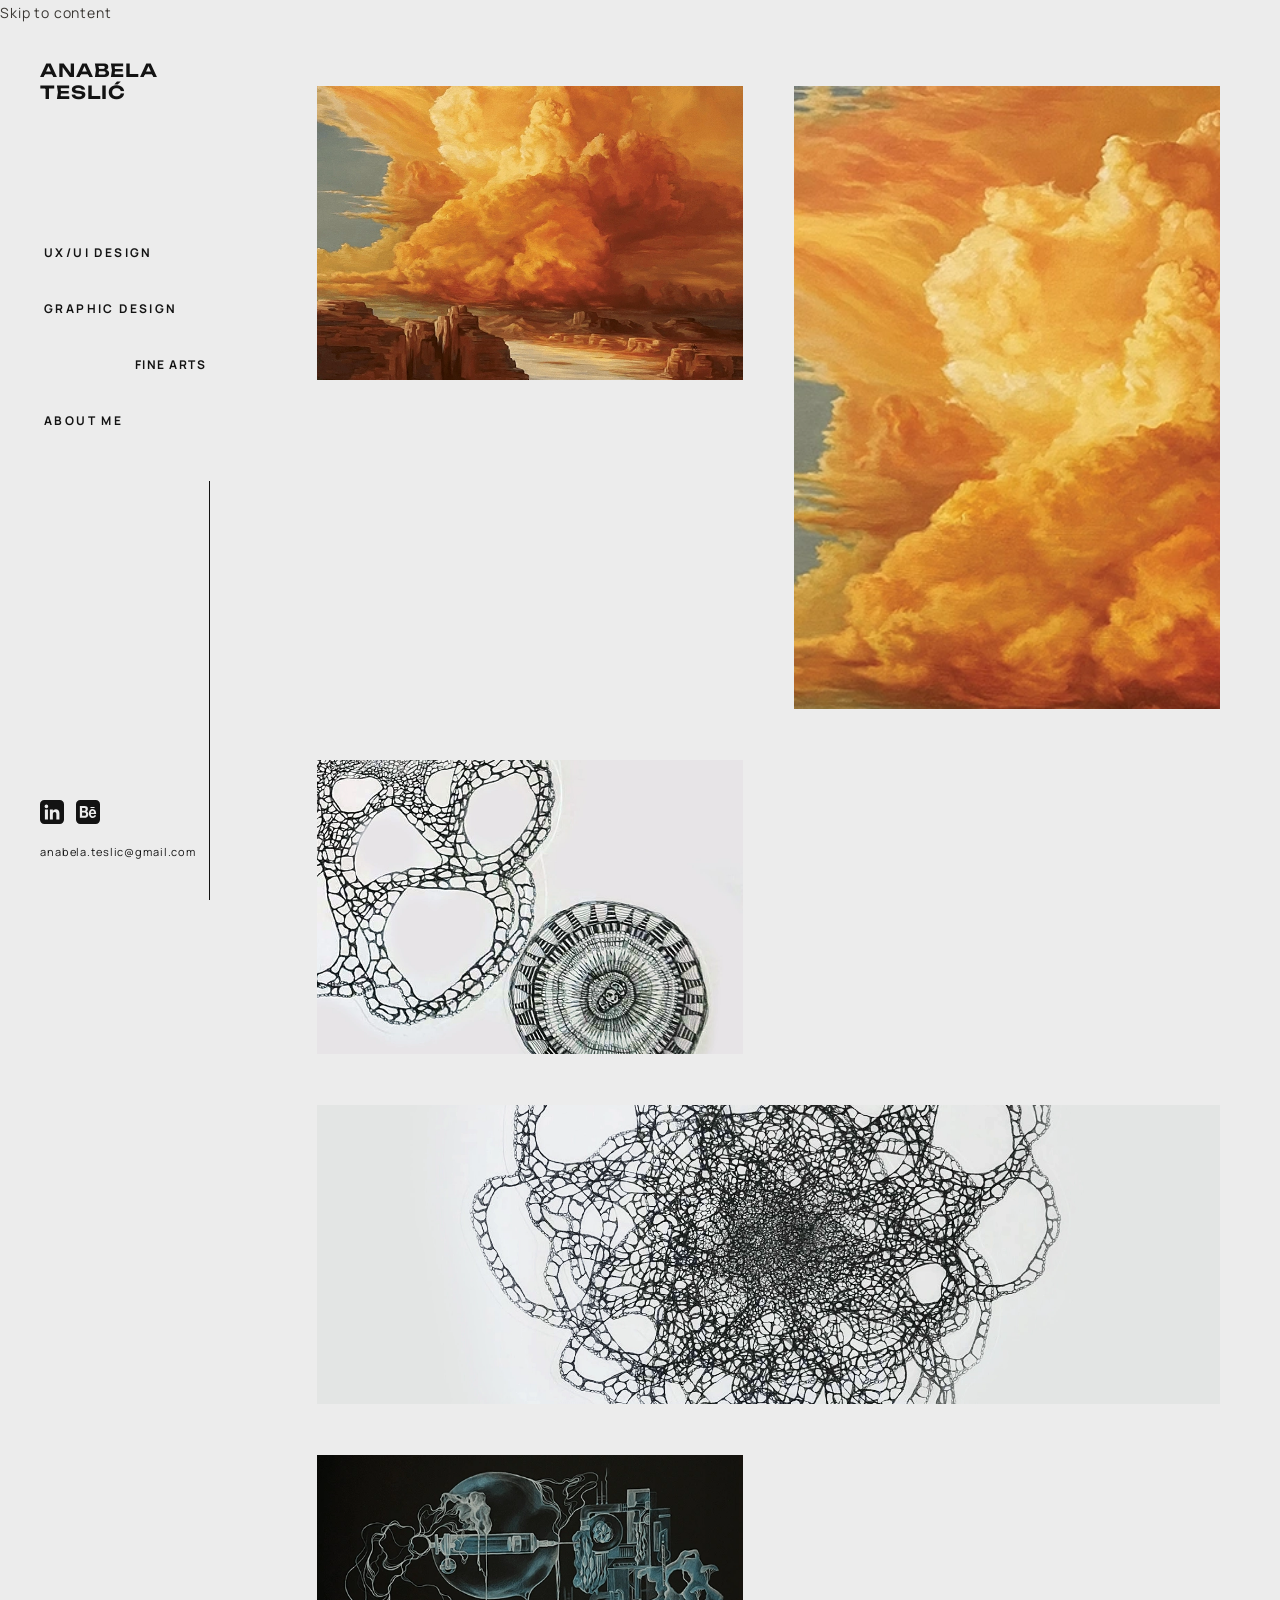
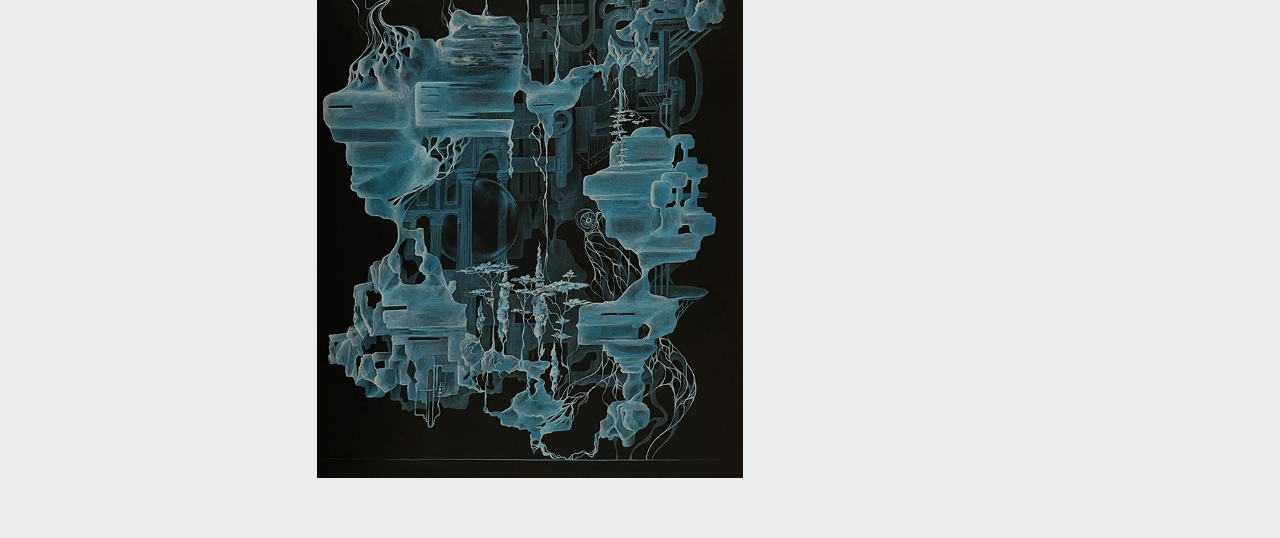
<file: pages/fine-arts.html>
<!doctype html>
<html lang="en">
  <head>
    <meta charset="utf-8" />
    <meta name="viewport" content="width=device-width, initial-scale=1" />
    <title>Fine Arts — Anabela Teslić</title>
    <meta name="description" content="Fine arts gallery by Anabela Teslić — paintings, drawings, and mixed media." />
    <link rel="preconnect" href="https://fonts.googleapis.com" />
    <link rel="preconnect" href="https://fonts.gstatic.com" crossorigin />
    <link rel="stylesheet" href="../css/base.css" />
    <link rel="stylesheet" href="../css/layout.css" />
    <link rel="stylesheet" href="../css/components.css" />
    <link rel="stylesheet" href="../css/animations.css" />
  </head>
  <body class="page-fine-arts">
    <a class="skip-link" href="#main">Skip to content</a>

    <div class="page-shell">
      <header class="topbar">
        <a class="logo-mark logo-mark--mobile" href="../index.html" aria-label="Anabela Teslić — Home">Anabela Teslić</a>
        <button
          class="menu-trigger"
          type="button"
          aria-expanded="false"
          aria-controls="mobile-menu"
          aria-label="Open navigation"
          data-menu-trigger
        ></button>
      </header>

      <aside class="sidebar" aria-label="Primary">
        <a class="logo-mark logo-mark--desktop sidebar__brand" href="../index.html" aria-label="Anabela Teslić — Home">
          <p>Anabela</p>
          <p>Teslić</p>
        </a>
        <nav class="sidebar__menu" aria-label="Pages">
          <ul class="menu">
            <li class="menu__item">
              <a class="menu-button" href="ux-ui-design.html"><span class="menu-button__label">UX/UI Design</span></a>
            </li>
            <li class="menu__item">
              <a class="menu-button" href="graphic-design.html"><span class="menu-button__label">Graphic Design</span></a>
            </li>
            <li class="menu__item">
              <a class="menu-button" aria-current="page" href="fine-arts.html"><span class="menu-button__label">Fine Arts</span></a>
            </li>
            <li class="menu__item">
              <a class="menu-button" href="about-me.html"><span class="menu-button__label">About Me</span></a>
            </li>
          </ul>
        </nav>
        <div class="sidebar__footer">
          <div class="sidebar__contact">
            <ul class="social-icons" aria-label="Social links">
              <li>
                <a class="social-icons__link" href="https://www.linkedin.com/in/anabela-tesli%C4%87-7952a528a/" target="_blank" rel="noopener" aria-label="LinkedIn">
                  <svg xmlns="http://www.w3.org/2000/svg" viewBox="0 0 17.74 17.74" aria-hidden="true"><path fill-rule="evenodd" d="M14.62,0H3.13A3.13,3.13,0,0,0,0,3.13V14.62a3.13,3.13,0,0,0,3.13,3.12H14.62a3.12,3.12,0,0,0,3.12-3.12V3.13A3.13,3.13,0,0,0,14.62,0ZM5.88,14.34H3.62V7.05H5.88ZM4.74,6.09A1.35,1.35,0,1,1,6.07,4.75,1.34,1.34,0,0,1,4.74,6.09Zm9.6,8.25H12.09V10.51c0-1-.4-1.63-1.23-1.63s-1.37.61-1.37,1.63v3.83H7.32V7.05H9.49V8a2.54,2.54,0,0,1,2.2-1.2c1.54,0,2.65.94,2.65,2.89Z"/></svg>
                </a>
              </li>
              <li>
                <a class="social-icons__link" href="https://www.behance.net/anabelateslic" target="_blank" rel="noopener" aria-label="Behance">
                  <svg xmlns="http://www.w3.org/2000/svg" viewBox="0 0 17.74 17.74" aria-hidden="true"><path fill-rule="evenodd" d="M6.26,9.26H4.5v2.42H6.23a1.63,1.63,0,0,0,.45-.06,1.11,1.11,0,0,0,.38-.18.92.92,0,0,0,.27-.36,1.28,1.28,0,0,0,.1-.56,1.29,1.29,0,0,0-.32-1A1.23,1.23,0,0,0,6.26,9.26Z"/><path fill-rule="evenodd" d="M6.86,7.71a1,1,0,0,0,.28-.79,1.23,1.23,0,0,0-.09-.51.88.88,0,0,0-.26-.31A1,1,0,0,0,6.43,6,1.84,1.84,0,0,0,6,5.9H4.5V8H6.14A1.08,1.08,0,0,0,6.86,7.71Z"/><polygon fill-rule="evenodd" points="6.24 11.68 6.23 11.68 6.24 11.69 6.24 11.68"/><path fill-rule="evenodd" d="M14.62,0H3.13A3.13,3.13,0,0,0,0,3.13V14.62a3.13,3.13,0,0,0,3.13,3.12H14.62a3.12,3.12,0,0,0,3.12-3.12V3.13A3.13,3.13,0,0,0,14.62,0ZM10.7,5.12h3V6h-3ZM8.83,11.79a2.25,2.25,0,0,1-.58.79,2.37,2.37,0,0,1-.84.46,3.43,3.43,0,0,1-1,.14H2.87V4.42H6.35a4.08,4.08,0,0,1,1,.11,2.18,2.18,0,0,1,.75.36,1.78,1.78,0,0,1,.48.67,2.81,2.81,0,0,1,.17,1,2.22,2.22,0,0,1-.26,1.11,2,2,0,0,1-.75.72,1.77,1.77,0,0,1,1,.82,2.73,2.73,0,0,1,.34,1.41A2.88,2.88,0,0,1,8.83,11.79Zm2.55-.14h0a1.16,1.16,0,0,0,1,.38,1.19,1.19,0,0,0,.76-.26,1.13,1.13,0,0,0,.39-.57h1.29a3,3,0,0,1-.95,1.64,2.43,2.43,0,0,1-1.54.49,2.64,2.64,0,0,1-1.14-.24,2.47,2.47,0,0,1-.86-.68,3.23,3.23,0,0,1-.55-1.06A4.84,4.84,0,0,1,9.53,10a4.36,4.36,0,0,1,.2-1.33,3.07,3.07,0,0,1,.56-1.06,2.66,2.66,0,0,1,.86-.71,2.46,2.46,0,0,1,1.12-.25A2.22,2.22,0,0,1,13.46,7a2.47,2.47,0,0,1,.83.84A3.68,3.68,0,0,1,14.76,9a5.45,5.45,0,0,1,.11,1.41H11A1.92,1.92,0,0,0,11.38,11.65Z"/><path fill-rule="evenodd" d="M13.05,8.32A1,1,0,0,0,12.22,8a1.06,1.06,0,0,0-.58.14,1.24,1.24,0,0,0-.37.35,1.41,1.41,0,0,0-.2.45,2.25,2.25,0,0,0-.06.41H13.4a2,2,0,0,0-.34-1Z"/></svg>
                </a>
              </li>
            </ul>
            <a class="email-link" href="mailto:anabela.teslic@gmail.com">anabela.teslic@gmail.com</a>
          </div>
          <span class="sidebar__divider" aria-hidden="true"></span>
        </div>
      </aside>

      <nav class="mobile-menu" id="mobile-menu" aria-label="Mobile">
        <ul class="mobile-menu__list">
          <li><a class="mobile-menu__item" href="ux-ui-design.html">UX/UI Design</a></li>
          <li><a class="mobile-menu__item" href="graphic-design.html">Graphic Design</a></li>
          <li><a class="mobile-menu__item" aria-current="page" href="fine-arts.html">Fine Arts</a></li>
          <li><a class="mobile-menu__item" href="about-me.html">About Me</a></li>
        </ul>
      </nav>

      <main id="main" class="main">
        <section class="gallery-masonry" aria-label="Fine arts gallery">
          <picture>
            <source type="image/webp" srcset="../assets/images/fine-arts/gallery-01.webp" />
            <img class="gallery-masonry__tile gallery-masonry__tile--standard" src="../assets/images/fine-arts/gallery-01.png" alt="Painting — orange clouds" data-reveal />
          </picture>
          <picture>
            <source type="image/webp" srcset="../assets/images/fine-arts/gallery-02.webp" />
            <img class="gallery-masonry__tile gallery-masonry__tile--tall" src="../assets/images/fine-arts/gallery-02.png" alt="Painting — cumulus clouds" data-reveal />
          </picture>
          <picture>
            <source type="image/webp" srcset="../assets/images/fine-arts/gallery-03.webp" />
            <img class="gallery-masonry__tile gallery-masonry__tile--standard" src="../assets/images/fine-arts/gallery-03.png" alt="Mixed media — red roundel and discs" data-reveal />
          </picture>
          <picture>
            <source type="image/webp" srcset="../assets/images/fine-arts/gallery-04.webp" />
            <img class="gallery-masonry__tile gallery-masonry__tile--wide" src="../assets/images/fine-arts/gallery-04.png" alt="Drawing — intricate organic web" data-reveal />
          </picture>
          <picture>
            <source type="image/webp" srcset="../assets/images/fine-arts/gallery-05.webp" />
            <img class="gallery-masonry__tile gallery-masonry__tile--tall" src="../assets/images/fine-arts/gallery-05.png" alt="Drawing — surreal architectural composition" data-reveal />
          </picture>
        </section>
      </main>
    </div>

    <noscript>
      <style>
        [data-reveal] { opacity: 1 !important; transform: none !important; }
      </style>
    </noscript>

    <script src="../js/main.js" defer></script>
  </body>
</html>
</file>
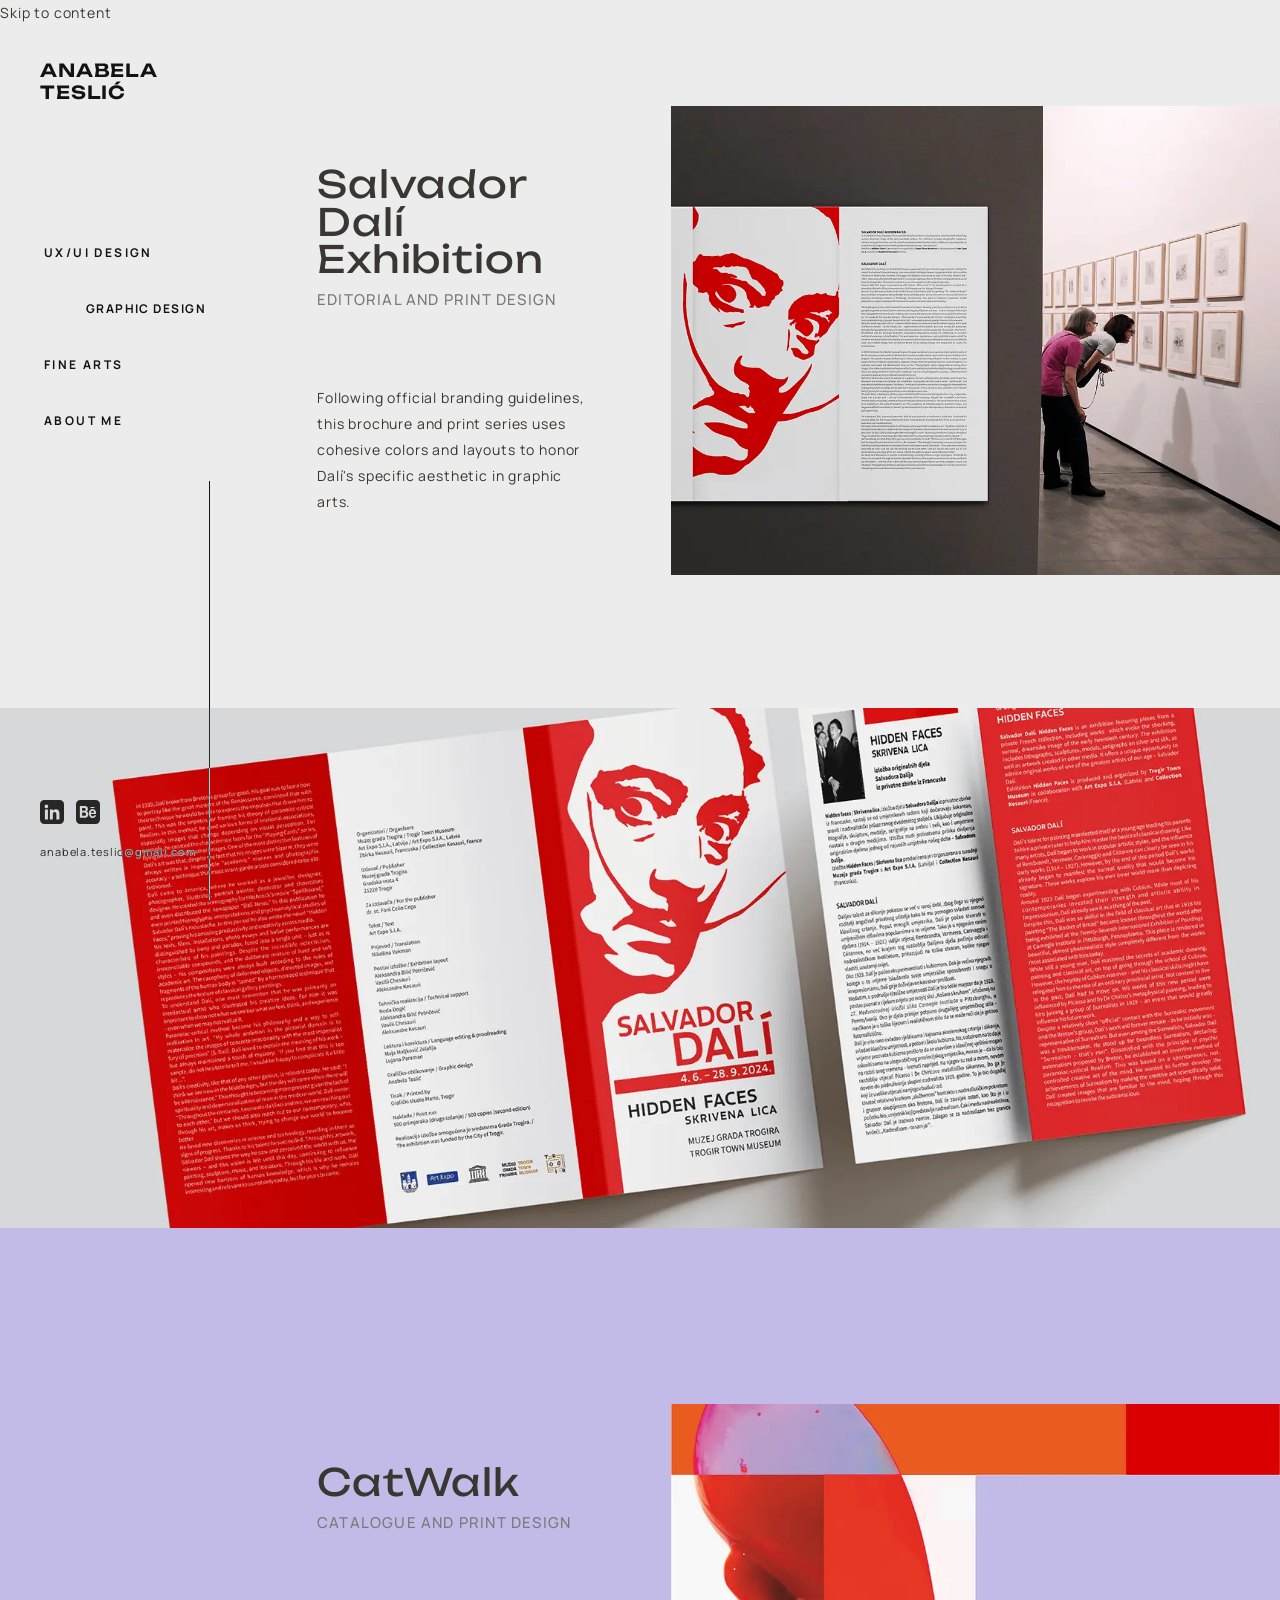
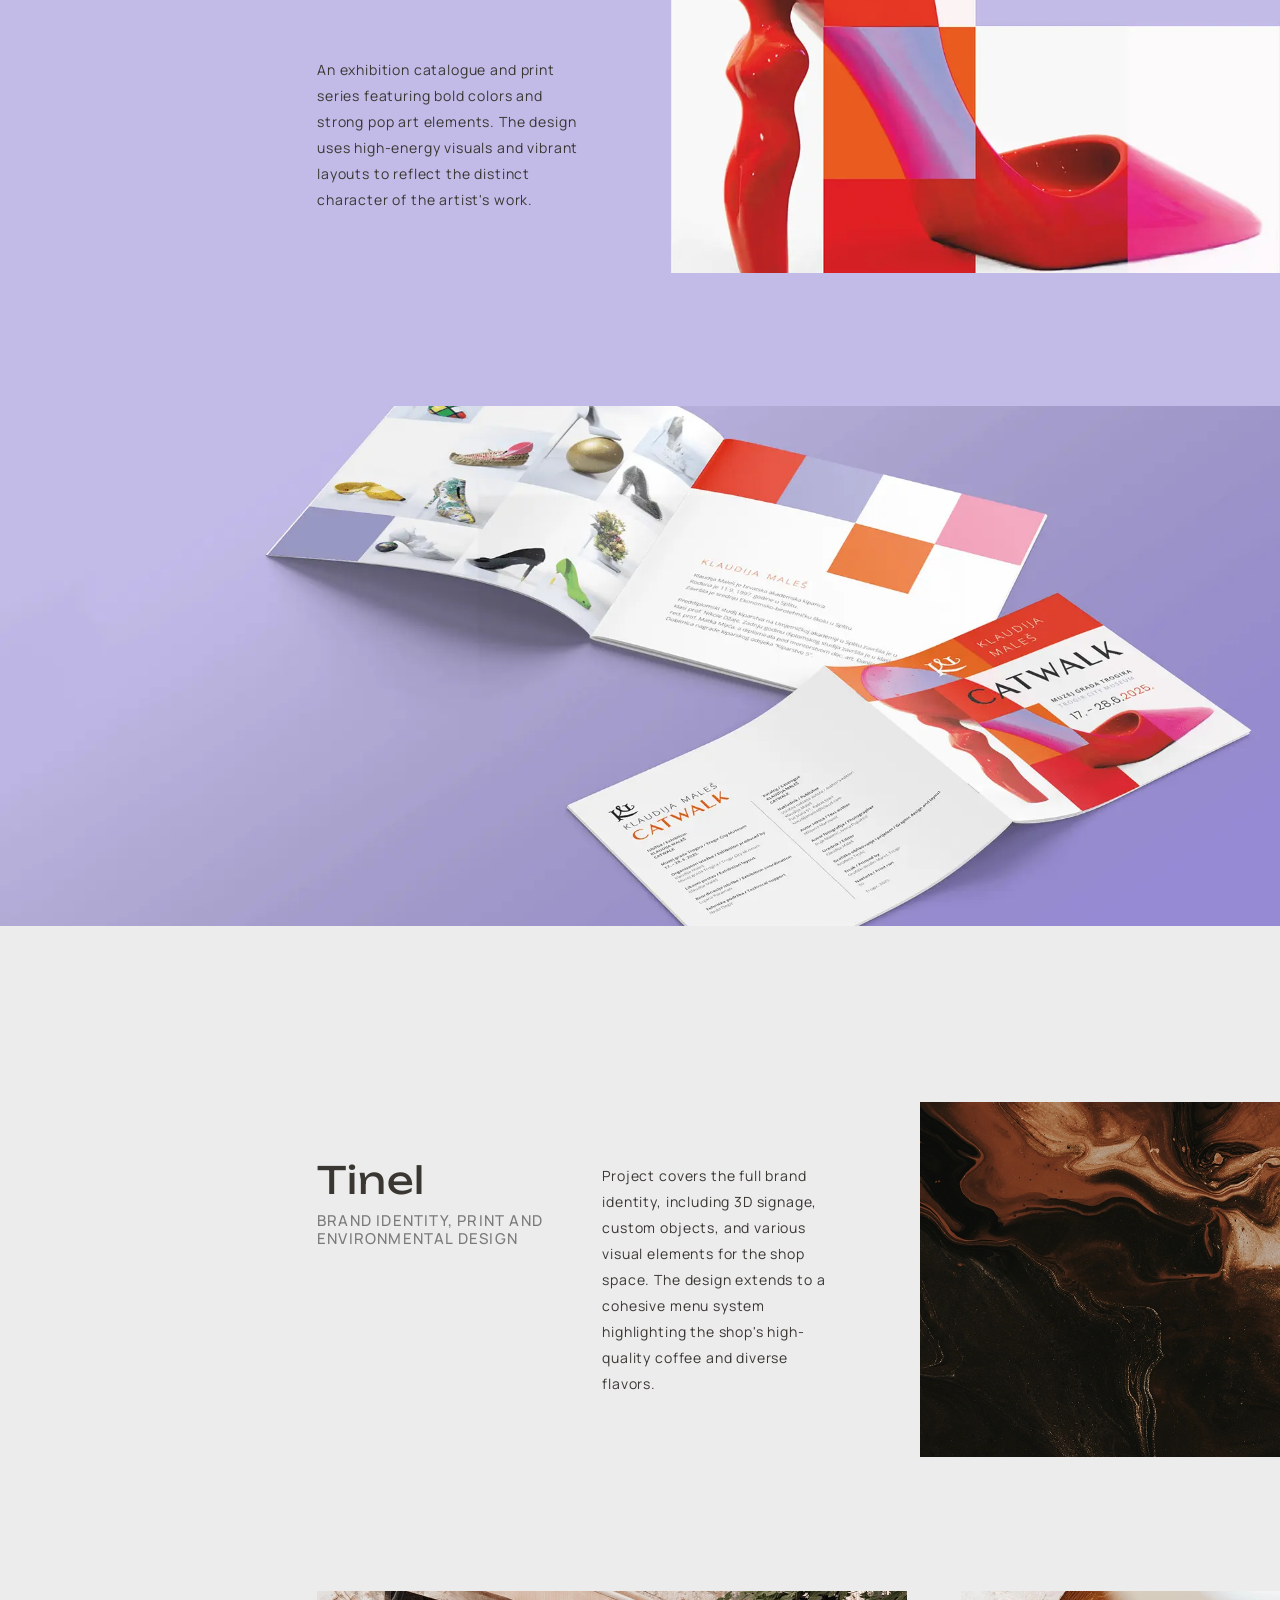
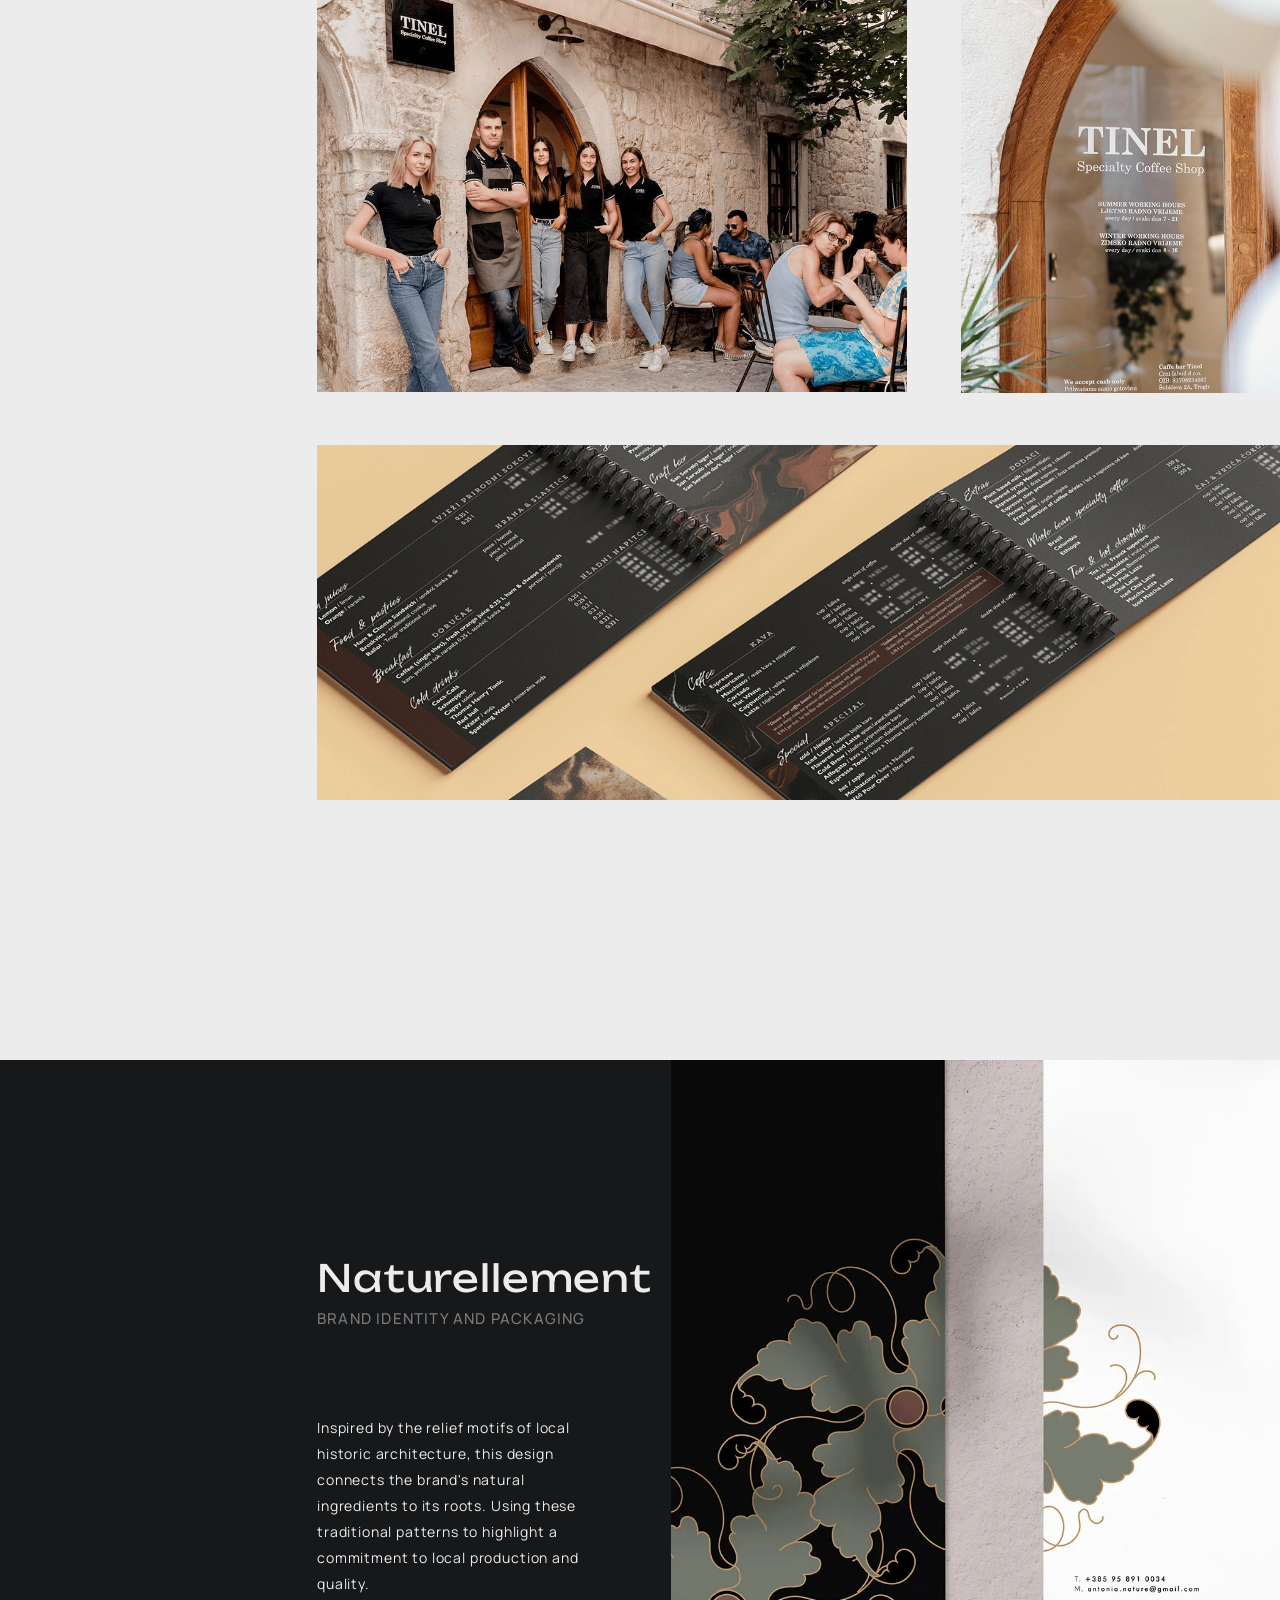
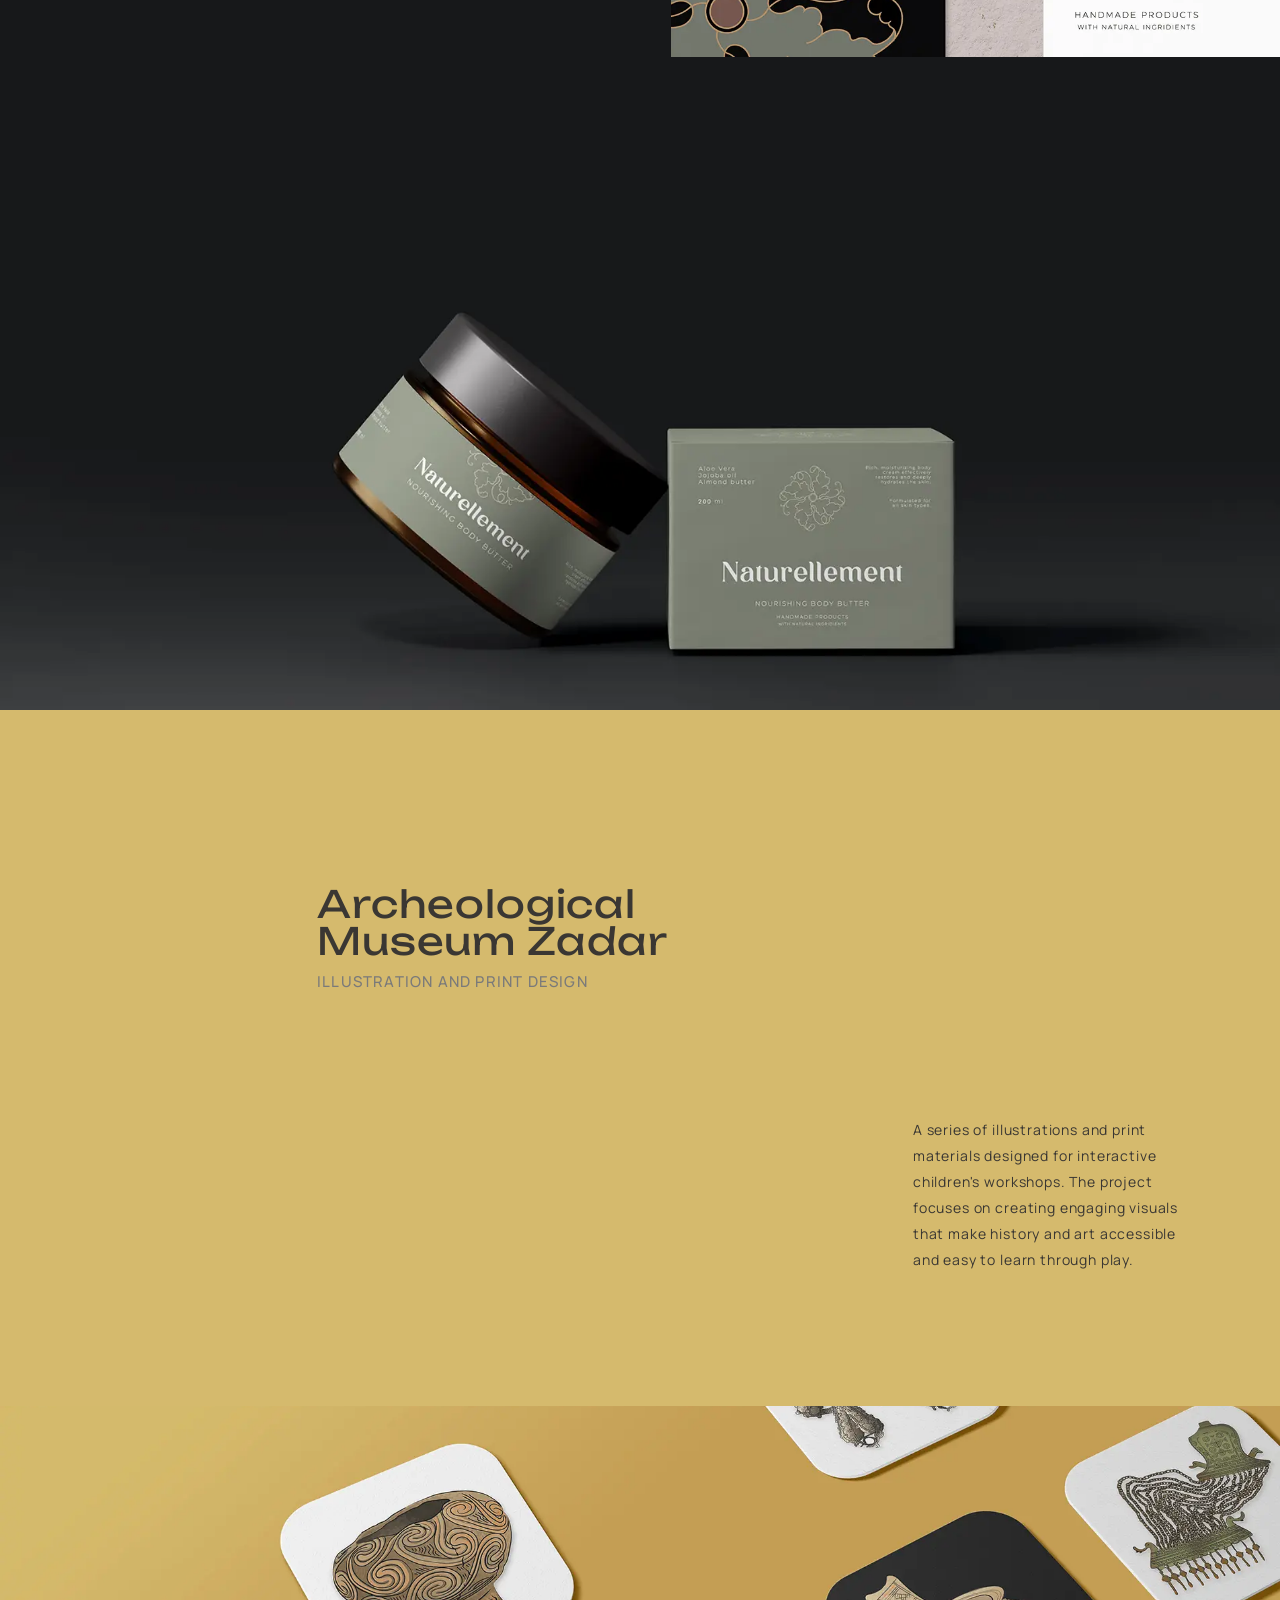
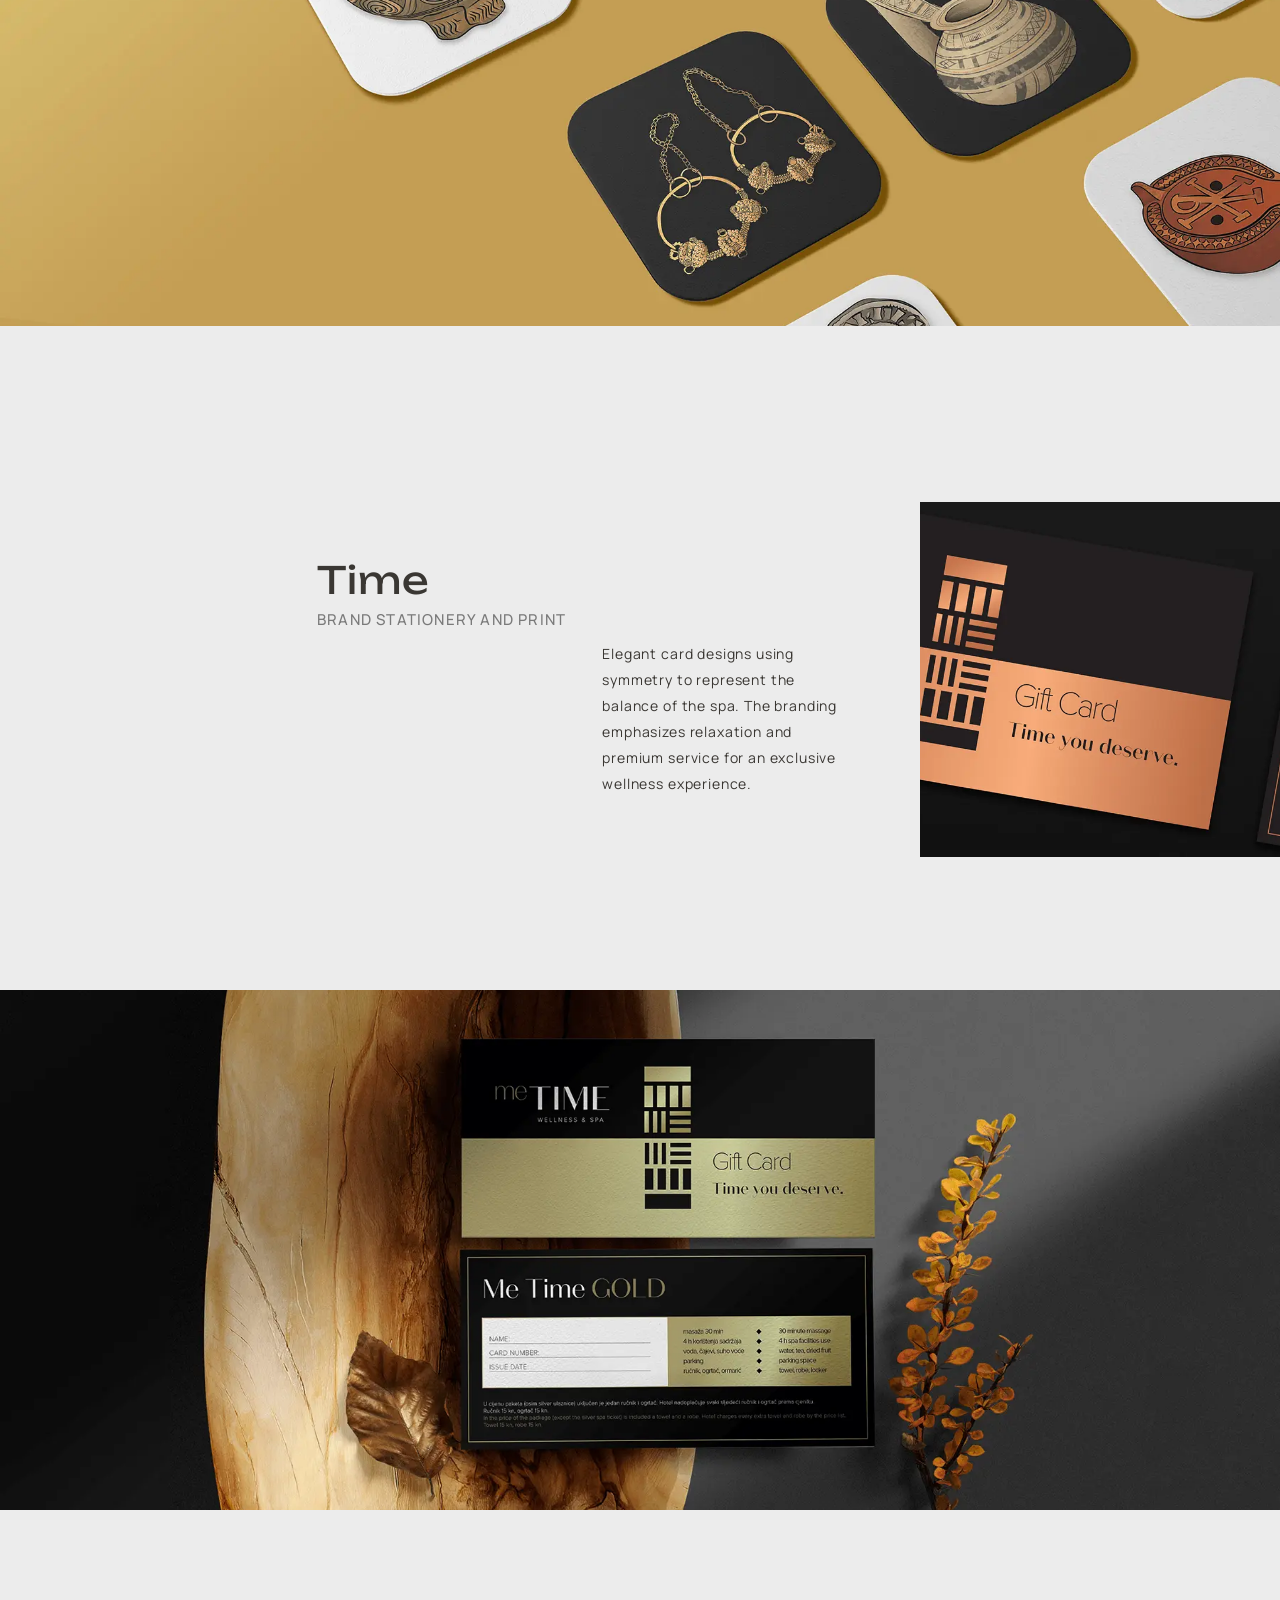
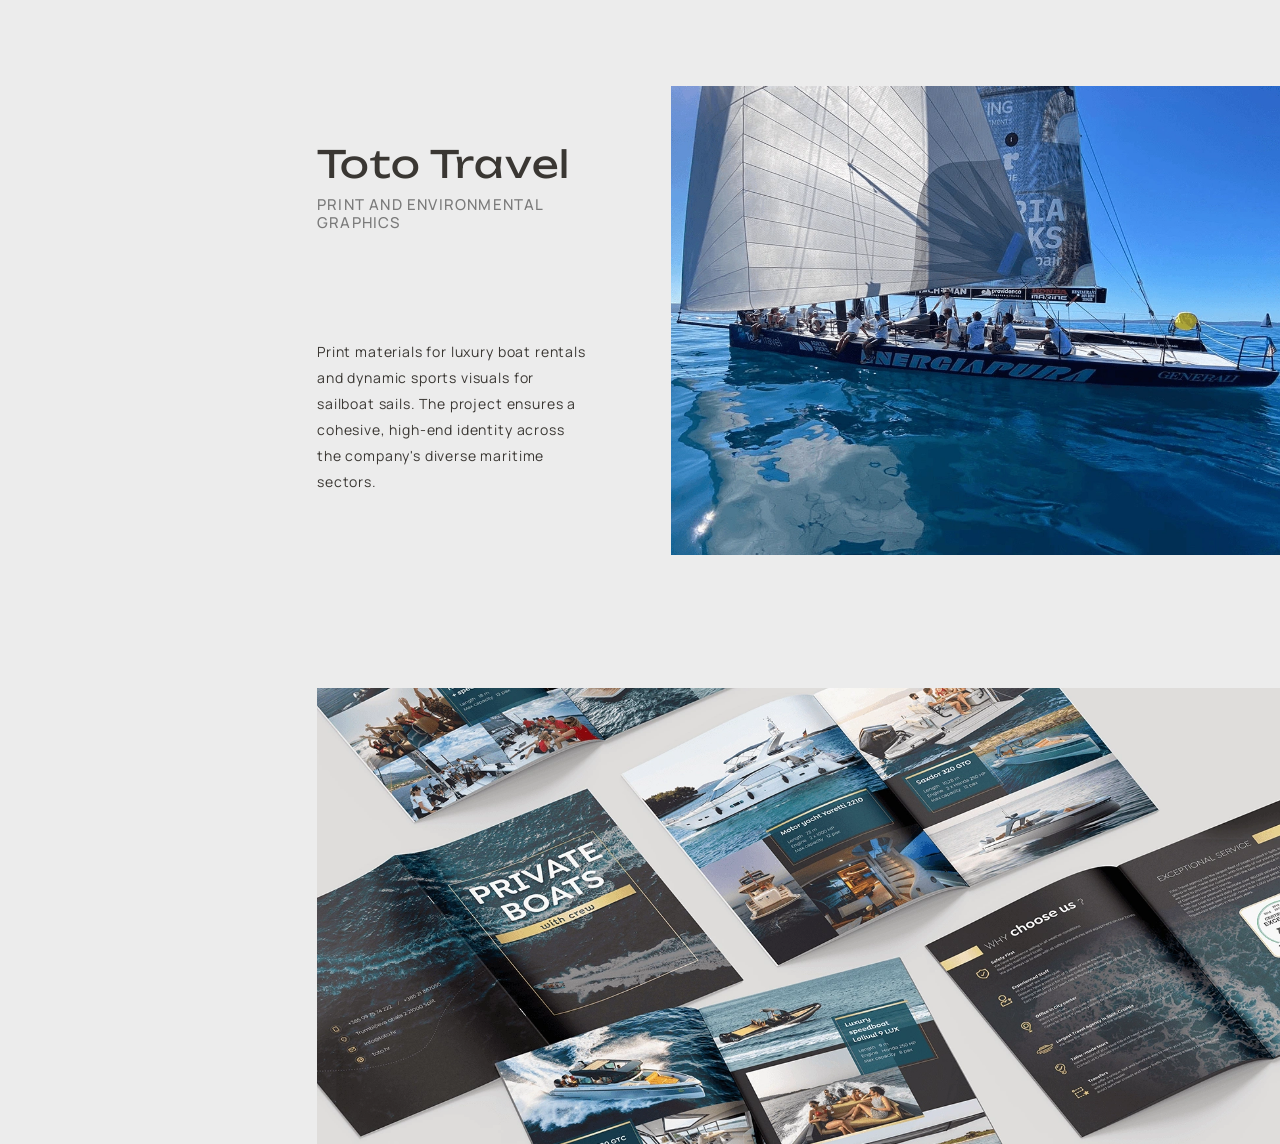
<file: pages/graphic-design.html>
<!doctype html>
<html lang="en">
  <head>
    <meta charset="utf-8" />
    <meta name="viewport" content="width=device-width, initial-scale=1" />
    <title>Graphic Design — Anabela Teslić</title>
    <meta name="description" content="Graphic design and brand identity work by Anabela Teslić — print, packaging, editorial, illustration." />
    <link rel="preconnect" href="https://fonts.googleapis.com" />
    <link rel="preconnect" href="https://fonts.gstatic.com" crossorigin />
    <link rel="stylesheet" href="../css/base.css" />
    <link rel="stylesheet" href="../css/layout.css" />
    <link rel="stylesheet" href="../css/components.css" />
    <link rel="stylesheet" href="../css/animations.css" />
  </head>
  <body class="page-graphic">
    <a class="skip-link" href="#main">Skip to content</a>

    <div class="page-shell">
      <header class="topbar">
        <a class="logo-mark logo-mark--mobile" href="../index.html" aria-label="Anabela Teslić — Home">Anabela Teslić</a>
        <button
          class="menu-trigger"
          type="button"
          aria-expanded="false"
          aria-controls="mobile-menu"
          aria-label="Open navigation"
          data-menu-trigger
        ></button>
      </header>

      <aside class="sidebar" aria-label="Primary">
        <a class="logo-mark logo-mark--desktop sidebar__brand" href="../index.html" aria-label="Anabela Teslić — Home">
          <p>Anabela</p>
          <p>Teslić</p>
        </a>
        <nav class="sidebar__menu" aria-label="Pages">
          <ul class="menu">
            <li class="menu__item">
              <a class="menu-button" href="ux-ui-design.html"><span class="menu-button__label">UX/UI Design</span></a>
            </li>
            <li class="menu__item">
              <a class="menu-button" aria-current="page" href="graphic-design.html"><span class="menu-button__label">Graphic Design</span></a>
            </li>
            <li class="menu__item">
              <a class="menu-button" href="fine-arts.html"><span class="menu-button__label">Fine Arts</span></a>
            </li>
            <li class="menu__item">
              <a class="menu-button" href="about-me.html"><span class="menu-button__label">About Me</span></a>
            </li>
          </ul>
        </nav>
        <div class="sidebar__footer">
          <div class="sidebar__contact">
            <ul class="social-icons" aria-label="Social links">
              <li>
                <a class="social-icons__link" href="https://www.linkedin.com/in/anabela-tesli%C4%87-7952a528a/" target="_blank" rel="noopener" aria-label="LinkedIn">
                  <svg xmlns="http://www.w3.org/2000/svg" viewBox="0 0 17.74 17.74" aria-hidden="true"><path fill-rule="evenodd" d="M14.62,0H3.13A3.13,3.13,0,0,0,0,3.13V14.62a3.13,3.13,0,0,0,3.13,3.12H14.62a3.12,3.12,0,0,0,3.12-3.12V3.13A3.13,3.13,0,0,0,14.62,0ZM5.88,14.34H3.62V7.05H5.88ZM4.74,6.09A1.35,1.35,0,1,1,6.07,4.75,1.34,1.34,0,0,1,4.74,6.09Zm9.6,8.25H12.09V10.51c0-1-.4-1.63-1.23-1.63s-1.37.61-1.37,1.63v3.83H7.32V7.05H9.49V8a2.54,2.54,0,0,1,2.2-1.2c1.54,0,2.65.94,2.65,2.89Z"/></svg>
                </a>
              </li>
              <li>
                <a class="social-icons__link" href="https://www.behance.net/anabelateslic" target="_blank" rel="noopener" aria-label="Behance">
                  <svg xmlns="http://www.w3.org/2000/svg" viewBox="0 0 17.74 17.74" aria-hidden="true"><path fill-rule="evenodd" d="M6.26,9.26H4.5v2.42H6.23a1.63,1.63,0,0,0,.45-.06,1.11,1.11,0,0,0,.38-.18.92.92,0,0,0,.27-.36,1.28,1.28,0,0,0,.1-.56,1.29,1.29,0,0,0-.32-1A1.23,1.23,0,0,0,6.26,9.26Z"/><path fill-rule="evenodd" d="M6.86,7.71a1,1,0,0,0,.28-.79,1.23,1.23,0,0,0-.09-.51.88.88,0,0,0-.26-.31A1,1,0,0,0,6.43,6,1.84,1.84,0,0,0,6,5.9H4.5V8H6.14A1.08,1.08,0,0,0,6.86,7.71Z"/><polygon fill-rule="evenodd" points="6.24 11.68 6.23 11.68 6.24 11.69 6.24 11.68"/><path fill-rule="evenodd" d="M14.62,0H3.13A3.13,3.13,0,0,0,0,3.13V14.62a3.13,3.13,0,0,0,3.13,3.12H14.62a3.12,3.12,0,0,0,3.12-3.12V3.13A3.13,3.13,0,0,0,14.62,0ZM10.7,5.12h3V6h-3ZM8.83,11.79a2.25,2.25,0,0,1-.58.79,2.37,2.37,0,0,1-.84.46,3.43,3.43,0,0,1-1,.14H2.87V4.42H6.35a4.08,4.08,0,0,1,1,.11,2.18,2.18,0,0,1,.75.36,1.78,1.78,0,0,1,.48.67,2.81,2.81,0,0,1,.17,1,2.22,2.22,0,0,1-.26,1.11,2,2,0,0,1-.75.72,1.77,1.77,0,0,1,1,.82,2.73,2.73,0,0,1,.34,1.41A2.88,2.88,0,0,1,8.83,11.79Zm2.55-.14h0a1.16,1.16,0,0,0,1,.38,1.19,1.19,0,0,0,.76-.26,1.13,1.13,0,0,0,.39-.57h1.29a3,3,0,0,1-.95,1.64,2.43,2.43,0,0,1-1.54.49,2.64,2.64,0,0,1-1.14-.24,2.47,2.47,0,0,1-.86-.68,3.23,3.23,0,0,1-.55-1.06A4.84,4.84,0,0,1,9.53,10a4.36,4.36,0,0,1,.2-1.33,3.07,3.07,0,0,1,.56-1.06,2.66,2.66,0,0,1,.86-.71,2.46,2.46,0,0,1,1.12-.25A2.22,2.22,0,0,1,13.46,7a2.47,2.47,0,0,1,.83.84A3.68,3.68,0,0,1,14.76,9a5.45,5.45,0,0,1,.11,1.41H11A1.92,1.92,0,0,0,11.38,11.65Z"/><path fill-rule="evenodd" d="M13.05,8.32A1,1,0,0,0,12.22,8a1.06,1.06,0,0,0-.58.14,1.24,1.24,0,0,0-.37.35,1.41,1.41,0,0,0-.2.45,2.25,2.25,0,0,0-.06.41H13.4a2,2,0,0,0-.34-1Z"/></svg>
                </a>
              </li>
            </ul>
            <a class="email-link" href="mailto:anabela.teslic@gmail.com">anabela.teslic@gmail.com</a>
          </div>
          <span class="sidebar__divider" aria-hidden="true"></span>
        </div>
      </aside>

      <nav class="mobile-menu" id="mobile-menu" aria-label="Mobile">
        <ul class="mobile-menu__list">
          <li><a class="mobile-menu__item" href="ux-ui-design.html">UX/UI Design</a></li>
          <li><a class="mobile-menu__item" aria-current="page" href="graphic-design.html">Graphic Design</a></li>
          <li><a class="mobile-menu__item" href="fine-arts.html">Fine Arts</a></li>
          <li><a class="mobile-menu__item" href="about-me.html">About Me</a></li>
        </ul>
      </nav>

      <main id="main" class="main">
        <article id="dali" class="project-section project-section--text-medium" data-reveal>
          <div class="project-section__main project-section__main--first">
            <div class="project-section__text">
              <div class="project-section__title-block">
                <header class="project-section__title">
                  <h1 class="project-section__title-text">Salvador Dalí Exhibition</h1>
                  <p class="project-section__subtitle">Editorial and Print Design</p>
                </header>
              </div>
              <p class="project-section__description">
                Following official branding guidelines, this brochure and print series uses cohesive colors and layouts to honor Dalí's specific aesthetic in graphic arts.
              </p>
            </div>
            <div class="project-section__media">
              <picture>
                <source type="image/webp" srcset="../assets/images/graphic/dali-mockup.webp" />
                <img class="project-section__media-image project-section__media-image--graphic-default" src="../assets/images/graphic/dali-mockup.png" alt="Salvador Dalí exhibition brochure mockup" />
              </picture>
            </div>
          </div>
          <picture>
            <source type="image/webp" srcset="../assets/images/graphic/dali-showcase.webp" />
            <img class="project-section__showcase" src="../assets/images/graphic/dali-showcase.png" alt="Salvador Dalí exhibition print series" />
          </picture>
        </article>

        <article id="catwalk" class="project-section project-section--band-catwalk project-section--text-medium" data-reveal>
          <div class="project-section__main">
            <div class="project-section__text">
              <div class="project-section__title-block">
                <header class="project-section__title">
                  <h2 class="project-section__title-text">CatWalk</h2>
                  <p class="project-section__subtitle">Catalogue and Print Design</p>
                </header>
              </div>
              <p class="project-section__description">
                An exhibition catalogue and print series featuring bold colors and strong pop art elements. The design uses high-energy visuals and vibrant layouts to reflect the distinct character of the artist's work.
              </p>
            </div>
            <div class="project-section__media">
              <picture>
                <source type="image/webp" srcset="../assets/images/graphic/catwalk-mockup.webp" />
                <img class="project-section__media-image project-section__media-image--graphic-default" src="../assets/images/graphic/catwalk-mockup.png" alt="CatWalk exhibition catalogue" />
              </picture>
            </div>
          </div>
          <picture>
            <source type="image/webp" srcset="../assets/images/graphic/catwalk-showcase.webp" />
            <img class="project-section__showcase" src="../assets/images/graphic/catwalk-showcase.png" alt="CatWalk print series showcase" />
          </picture>
        </article>

        <article id="tinel" class="project-section" data-reveal>
          <div class="project-section__main">
            <div class="project-section__text">
              <div class="project-section__title-block">
                <header class="project-section__title">
                  <h2 class="project-section__title-text">Tinel</h2>
                  <p class="project-section__subtitle">Brand Identity, Print and Environmental Design</p>
                </header>
              </div>
              <p class="project-section__description">
                Project covers the full brand identity, including 3D signage, custom objects, and various visual elements for the shop space. The design extends to a cohesive menu system highlighting the shop's high-quality coffee and diverse flavors.
              </p>
            </div>
            <div class="project-section__media">
              <picture>
                <source type="image/webp" srcset="../assets/images/graphic/tinel-mockup.webp" />
                <img class="project-section__media-image project-section__media-image--e-sharp" src="../assets/images/graphic/tinel-mockup.png" alt="Tinel coffee shop brand mockup" />
              </picture>
            </div>
          </div>
          <div class="project-section__gallery">
            <picture>
              <source type="image/webp" srcset="../assets/images/graphic/tinel-gallery-1.webp" />
              <img src="../assets/images/graphic/tinel-gallery-1.png" alt="Tinel signage and environmental graphics" />
            </picture>
            <picture>
              <source type="image/webp" srcset="../assets/images/graphic/tinel-gallery-2.webp" />
              <img src="../assets/images/graphic/tinel-gallery-2.png" alt="Tinel custom objects" />
            </picture>
            <picture>
              <source type="image/webp" srcset="../assets/images/graphic/tinel-gallery-3.webp" />
              <img class="project-section__gallery-wide" src="../assets/images/graphic/tinel-gallery-3.png" alt="Tinel menu system" />
            </picture>
          </div>
        </article>

        <article id="naturellement" class="project-section project-section--band-naturellement project-section--text-medium" data-reveal>
          <div class="project-section__main">
            <div class="project-section__text">
              <div class="project-section__title-block">
                <header class="project-section__title">
                  <h2 class="project-section__title-text">Naturellement</h2>
                  <p class="project-section__subtitle">Brand Identity and Packaging</p>
                </header>
              </div>
              <p class="project-section__description">
                Inspired by the relief motifs of local historic architecture, this design connects the brand's natural ingredients to its roots. Using these traditional patterns to highlight a commitment to local production and quality.
              </p>
            </div>
            <div class="project-section__media">
              <picture>
                <source type="image/webp" srcset="../assets/images/graphic/naturellement-mockup.webp" />
                <img class="project-section__media-image project-section__media-image--graphic-default" src="../assets/images/graphic/naturellement-mockup.png" alt="Naturellement packaging" />
              </picture>
            </div>
          </div>
          <picture>
            <source type="image/webp" srcset="../assets/images/graphic/naturellement-showcase.webp" />
            <img class="project-section__showcase" src="../assets/images/graphic/naturellement-showcase.png" alt="Naturellement product range" />
          </picture>
        </article>

        <article id="amz" class="project-section project-section--band-amz project-section--text-amz" data-reveal>
          <div class="project-section__main">
            <div class="project-section__text">
              <div class="project-section__title-block">
                <header class="project-section__title">
                  <h2 class="project-section__title-text">Archeological Museum Zadar</h2>
                  <p class="project-section__subtitle">Illustration and Print Design</p>
                </header>
              </div>
              <p class="project-section__description">
                A series of illustrations and print materials designed for interactive children's workshops. The project focuses on creating engaging visuals that make history and art accessible and easy to learn through play.
              </p>
            </div>
          </div>
          <picture>
            <source type="image/webp" srcset="../assets/images/graphic/amz-showcase.webp" />
            <img class="project-section__showcase" src="../assets/images/graphic/amz-showcase.png" alt="Archeological Museum Zadar workshop materials" />
          </picture>
        </article>

        <article id="time" class="project-section" data-reveal>
          <div class="project-section__main">
            <div class="project-section__text">
              <div class="project-section__title-block">
                <header class="project-section__title">
                  <h2 class="project-section__title-text">Time</h2>
                  <p class="project-section__subtitle">Brand Stationery and Print</p>
                </header>
              </div>
              <p class="project-section__description">
                Elegant card designs using symmetry to represent the balance of the spa. The branding emphasizes relaxation and premium service for an exclusive wellness experience.
              </p>
            </div>
            <div class="project-section__media">
              <picture>
                <source type="image/webp" srcset="../assets/images/graphic/time-mockup.webp" />
                <img class="project-section__media-image project-section__media-image--e-sharp" src="../assets/images/graphic/time-mockup.png" alt="Time spa stationery" />
              </picture>
            </div>
          </div>
          <picture>
            <source type="image/webp" srcset="../assets/images/graphic/time-showcase.webp" />
            <img class="project-section__showcase" src="../assets/images/graphic/time-showcase.png" alt="Time spa print collateral" />
          </picture>
        </article>

        <article id="toto-travel" class="project-section project-section--text-medium" data-reveal>
          <div class="project-section__main">
            <div class="project-section__text">
              <div class="project-section__title-block">
                <header class="project-section__title">
                  <h2 class="project-section__title-text">Toto Travel</h2>
                  <p class="project-section__subtitle">Print and Environmental Graphics</p>
                </header>
              </div>
              <p class="project-section__description">
                Print materials for luxury boat rentals and dynamic sports visuals for sailboat sails. The project ensures a cohesive, high-end identity across the company's diverse maritime sectors.
              </p>
            </div>
            <div class="project-section__media">
              <picture>
                <source type="image/webp" srcset="../assets/images/graphic/toto-mockup.webp" />
                <img class="project-section__media-image project-section__media-image--graphic-default" src="../assets/images/graphic/toto-mockup.png" alt="Toto Travel boat rental brochure" />
              </picture>
            </div>
          </div>
          <picture>
            <source type="image/webp" srcset="../assets/images/graphic/toto-showcase.webp" />
            <img class="project-section__showcase project-section__showcase--inset" src="../assets/images/graphic/toto-showcase.png" alt="Toto Travel sail graphics" />
          </picture>
        </article>
      </main>
    </div>

    <noscript>
      <style>
        [data-reveal] { opacity: 1 !important; transform: none !important; }
      </style>
    </noscript>

    <script src="../js/main.js" defer></script>
  </body>
</html>
</file>
<file: css/base.css>
@import url("https://fonts.googleapis.com/css2?family=Manrope:wght@400;500;700&family=Unbounded:wght@300;400;500;600&display=swap");

*,
*::before,
*::after {
  box-sizing: border-box;
}

* {
  margin: 0;
}

html {
  -webkit-text-size-adjust: 100%;
  text-size-adjust: 100%;
}

body {
  min-height: 100vh;
  line-height: 1.5;
  -webkit-font-smoothing: antialiased;
  -moz-osx-font-smoothing: grayscale;
}

img,
picture,
video,
canvas,
svg {
  display: block;
  max-width: 100%;
}

input,
button,
textarea,
select {
  font: inherit;
  color: inherit;
}

button {
  background: none;
  border: 0;
  padding: 0;
  cursor: pointer;
}

a {
  color: inherit;
  text-decoration: none;
}

ul {
  list-style: none;
  padding: 0;
}

:focus:not(:focus-visible) {
  outline: none;
}

:focus-visible {
  outline: var(--focus-ring);
  outline-offset: 2px;
  border-radius: 2px;
}

:root {
  --color-surface: #ececec;
  --color-surface-variant: #dad6d5;
  --color-on-surface: #3a3733;
  --color-on-surface-variant: #2e2a24;
  --color-on-surface-muted: #7a7a7a;
  --color-primary: #c4502a;
  --color-primary-container: #ececec;
  --color-on-primary: #ffffff;
  --color-number: #f0d4c8;

  --color-band-artura: #9c2541;
  --color-band-amz: #d5ba6d;
  --color-band-naturellement: #17181a;
  --color-band-catwalk: #c2bbe7;

  --font-display: "Unbounded", system-ui, sans-serif;
  --font-body: "Manrope", system-ui, sans-serif;

  --space-1: 4px;
  --space-2: 8px;
  --space-3: 12px;
  --space-4: 16px;
  --space-5: 20px;
  --space-6: 24px;
  --space-7: 28px;
  --space-8: 32px;
  --space-9: 36px;
  --space-10: 40px;
  --space-12: 48px;
  --space-15: 60px;
  --space-16: 64px;
  --space-20: 80px;
  --space-25: 100px;
  --space-30: 120px;
  --space-40: 160px;
  --space-50: 200px;
  --space-60: 240px;
  --space-65: 260px;
  --space-75: 300px;

  --sidebar-width: 250px;
  --sidebar-padding-x: 40px;
  --page-gutter-left: 67px;
  --page-gutter-section-title: 104px;
  --mobile-gutter: 36px;
  --topbar-height: 82px;

  --button-height-lg: 57px;
  --button-height-sm: 34px;
  --button-width-lg: 329px;
  --button-width-sm: 256px;
  --avatar-size-desktop: 72px;
  --avatar-size-mobile: 36px;

  --radius-pill: 9999px;
  --bp-mobile: 900px;
  --focus-ring: 2px solid var(--color-primary);

  --transition-fast: 150ms ease-out;
  --transition-base: 250ms ease-out;
  --transition-slow: 400ms ease-out;

  --max-page-width: 1600px;
}

body {
  font-family: var(--font-body);
  font-weight: 400;
  font-size: 14px;
  line-height: 26px;
  letter-spacing: 0.06em;
  color: var(--color-on-surface);
  background: var(--color-surface);
}

.t-headline-large {
  font-family: var(--font-display);
  font-weight: 400;
  font-size: 40px;
  line-height: 1;
  letter-spacing: 0;
}

.t-headline-medium {
  font-family: var(--font-display);
  font-weight: 500;
  font-size: 20px;
  line-height: 1;
  letter-spacing: 0;
}

.t-headline-small {
  font-family: var(--font-display);
  font-weight: 500;
  font-size: 24px;
  line-height: 1;
  letter-spacing: 0;
}

.t-headline-xsmall {
  font-family: var(--font-display);
  font-weight: 500;
  font-size: 14px;
  line-height: 1;
  letter-spacing: 0;
}

.t-title-large {
  font-family: var(--font-body);
  font-weight: 500;
  font-size: 15px;
  line-height: 1;
  letter-spacing: 0.08em;
  text-transform: uppercase;
}

.t-title-medium {
  font-family: var(--font-body);
  font-weight: 500;
  font-size: 13px;
  line-height: 1;
  letter-spacing: 0.08em;
  text-transform: uppercase;
}

.t-title-small {
  font-family: var(--font-body);
  font-weight: 500;
  font-size: 14px;
  line-height: 1;
  letter-spacing: 0.08em;
  text-transform: uppercase;
}

.t-body-large {
  font-family: var(--font-body);
  font-weight: 400;
  font-size: 14px;
  line-height: 26px;
  letter-spacing: 0.06em;
}

.t-body-medium {
  font-family: var(--font-body);
  font-weight: 400;
  font-size: 14px;
  line-height: 18px;
  letter-spacing: 0.08em;
}

.t-body-small {
  font-family: var(--font-body);
  font-weight: 400;
  font-size: 12px;
  line-height: 16px;
  letter-spacing: 0.08em;
}

.t-label-large {
  font-family: var(--font-body);
  font-weight: 700;
  font-size: 12px;
  line-height: 24px;
  letter-spacing: 0.2em;
  text-transform: uppercase;
}

.t-label-medium {
  font-family: var(--font-body);
  font-weight: 700;
  font-size: 12px;
  line-height: 18px;
  letter-spacing: 0.12em;
  text-transform: uppercase;
}

.t-label-small {
  font-family: var(--font-body);
  font-weight: 700;
  font-size: 12px;
  line-height: 18px;
  letter-spacing: 0.12em;
  text-transform: uppercase;
}

.t-meta-email {
  font-family: var(--font-body);
  font-weight: 400;
  font-size: 11px;
  line-height: 16px;
  letter-spacing: 0.08em;
}

.muted {
  color: var(--color-on-surface-muted);
}

.visually-hidden {
  position: absolute;
  width: 1px;
  height: 1px;
  padding: 0;
  margin: -1px;
  overflow: hidden;
  clip: rect(0, 0, 0, 0);
  white-space: nowrap;
  border: 0;
}

@media (max-width: 900px) {
  body {
    font-size: 13px;
    line-height: 22px;
  }
}
</file>
<file: css/layout.css>
.page-shell {
  position: relative;
  min-height: 100vh;
  width: 100%;
  overflow-x: clip;
  isolation: isolate;
}

.sidebar {
  position: fixed;
  inset-block-start: 0;
  inset-inline-start: 0;
  width: var(--sidebar-width);
  height: 100vh;
  height: 100dvh;
  padding: 0 var(--sidebar-padding-x);
  display: flex;
  flex-direction: column;
  background: transparent;
  z-index: 100;
  mix-blend-mode: difference;
  color: #ffffff;
  pointer-events: none;
}

.sidebar > * {
  pointer-events: auto;
}

.sidebar__brand {
  padding-top: var(--space-15);
  padding-bottom: clamp(40px, 10vh, 140px);
  flex-shrink: 0;
}

.sidebar__menu {
  padding-block: var(--space-10);
  flex-shrink: 0;
}

.sidebar__footer {
  flex: 1 0 auto;
  min-height: 0;
  display: flex;
  align-items: flex-end;
  justify-content: flex-end;
  width: 100%;
}

.sidebar__contact {
  flex: 1 1 0;
  min-width: 0;
  display: flex;
  flex-direction: column;
  align-items: flex-start;
  gap: var(--space-3);
  padding-bottom: var(--space-10);
  padding-right: var(--space-5);
}

.sidebar__divider {
  flex-shrink: 0;
  width: 1px;
  align-self: stretch;
  background: currentColor;
}

.topbar {
  display: none;
}

.main {
  position: relative;
  width: 100%;
  background: var(--color-surface);
  z-index: 1;
}

/* Homepage: one image fills the viewport right of the sidebar; the page
   itself never scrolls — a downward scroll gesture slides the image out and
   hands over to the UX/UI Design page (js/home.js). */
.page-home {
  height: 100vh;
  height: 100dvh;
  overflow: hidden;
}

.page-home__main {
  height: 100vh;
  height: 100dvh;
  overflow: hidden;
}

.home-hero {
  height: 100%;
  padding-inline-start: var(--sidebar-width);
  overflow: hidden;
}

.home-hero picture {
  display: block;
  width: 100%;
  height: 100%;
  transition: transform 0.7s cubic-bezier(0.65, 0, 0.35, 1);
}

.home-hero__image {
  display: block;
  width: 100%;
  height: 100%;
  object-fit: cover;
  background: var(--color-surface-variant);
}

.page-home.is-exiting .home-hero picture {
  transform: translateX(100%);
}

.project-section {
  width: 100%;
  position: relative;
  overflow: hidden;
}

.project-section__main {
  display: grid;
  grid-template-columns: 870fr 600fr;
  gap: var(--space-20);
  padding-left: calc(var(--sidebar-width) + var(--page-gutter-left));
  padding-right: 0;
  padding-block: clamp(80px, 13.75vw, 220px) clamp(60px, 10.4vw, 170px);
  max-width: 100%;
  box-sizing: border-box;
}

.project-section__main--first {
  padding-block-start: 80px;
}

.project-section__main--with-showcase {
  padding-block-end: 80px;
}

.project-section__main--bottom-compact {
  padding-block-end: 100px;
}

.project-section__text {
  min-width: 0;
  display: flex;
  flex-direction: row;
  gap: 0;
  align-self: stretch;
  padding-block: var(--space-15);
  width: 100%;
}

.project-section__text > .project-section__title-block {
  flex: 0 0 50%;
  min-width: 0;
}

.project-section__text > .project-section__description {
  flex: 0 0 50%;
  min-width: 0;
  align-self: flex-end;
  padding-inline-start: var(--space-6);
  width: auto;
  max-width: none;
}

.project-section--text-narrow .project-section__main {
  grid-template-columns: 411fr 1059fr;
}

.project-section--text-narrow .project-section__text {
  flex-direction: column;
  gap: clamp(80px, 14vw, 272px);
}

.project-section--text-narrow .project-section__text > .project-section__title-block,
.project-section--text-narrow .project-section__text > .project-section__description {
  flex: 0 0 auto;
  align-self: stretch;
  width: 100%;
  padding-inline-start: 0;
}

.project-section--text-medium .project-section__main {
  grid-template-columns: 456fr 1014fr;
}

.project-section--text-medium .project-section__text {
  flex-direction: column;
  justify-content: space-between;
  gap: clamp(40px, 6vw, 120px);
}

.project-section--text-medium .project-section__text > .project-section__title-block,
.project-section--text-medium .project-section__text > .project-section__description {
  flex: 0 0 auto;
  align-self: stretch;
  width: 100%;
  padding-inline-start: 0;
}

.project-section--text-amz .project-section__main {
  grid-template-columns: minmax(0, 1fr);
  padding-right: clamp(40px, 6vw, 117px);
}

.project-section--text-amz .project-section__text {
  width: 100%;
  flex-direction: row;
  align-items: flex-start;
  gap: clamp(40px, 11.3vw, 217px);
  padding-block: 0;
  min-height: 387px;
}

.project-section--text-amz .project-section__text > .project-section__title-block {
  flex: 0 1 740px;
  min-width: 0;
  padding-inline-start: 0;
}

.project-section--text-amz .project-section__text > .project-section__description {
  flex: 0 1 476px;
  min-width: 0;
  align-self: flex-end;
  margin-top: 0;
  padding-inline-start: 0;
  width: auto;
  max-width: none;
}

.project-section__title {
  display: flex;
  flex-direction: column;
  gap: var(--space-3);
}

.project-section__title-block {
  display: flex;
  flex-direction: column;
  gap: var(--space-12);
}

.project-section__media {
  min-width: 0;
  display: flex;
  align-items: center;
  justify-content: flex-end;
}

.project-section__media-image {
  display: block;
  width: 100%;
  height: auto;
  background: var(--color-surface-variant);
  object-fit: cover;
}

.project-section__media-frame {
  display: flex;
  align-items: center;
  justify-content: center;
  width: min(600px, 100%);
  aspect-ratio: 600 / 741;
  padding: 5.4% 34% 5.4% 6.7%;
  flex-shrink: 0;
}

.project-section__media-frame .project-section__media-image {
  width: 100%;
  aspect-ratio: 356 / 661;
}

.project-section__media-video {
  width: 100%;
  height: 100%;
  display: flex;
  align-items: center;
  justify-content: center;
  background: var(--color-surface-variant);
}

.project-section__media-video video {
  display: block;
  width: 100%;
  height: 100%;
  object-fit: cover;
  background: transparent;
}

.project-section__media-image--snagie {
  aspect-ratio: 1008 / 960;
  background: transparent;
}

.project-section__media-image--e-sharp {
  width: min(614px, 100%);
  aspect-ratio: 614 / 605;
}

.project-section__media-image--graphic-default {
  aspect-ratio: 1012 / 779;
}

.project-section__media-frame.project-section--band-artura,
.project-section--band-artura .project-section__media-frame {
  background: var(--color-band-artura);
}

.project-section--band-amz {
  background: var(--color-band-amz);
}

.project-section--band-naturellement {
  background: var(--color-band-naturellement);
}

.project-section--band-naturellement .project-section__main {
  padding-block-start: 0;
}

.project-section--band-naturellement .project-section__media-image {
  aspect-ratio: 1012 / 991;
}

.project-section--band-naturellement .project-section__text {
  padding-block-start: 200px;
}

.project-section--band-naturellement .project-section__title-text,
.project-section--band-naturellement .project-section__description {
  color: var(--color-surface);
}

.project-section--band-catwalk {
  background: var(--color-band-catwalk);
}

.project-section__showcase {
  width: 100%;
  height: auto;
  aspect-ratio: 1920 / 780;
  object-fit: cover;
  background: var(--color-surface-variant);
  display: block;
}

.project-section__showcase--inset {
  width: calc(100% - var(--sidebar-width) - var(--page-gutter-left));
  margin-inline-start: calc(var(--sidebar-width) + var(--page-gutter-left));
  aspect-ratio: 1552 / 735;
}

.project-section__gallery {
  display: grid;
  grid-template-columns: 1.85fr 1fr;
  gap: clamp(20px, 4vw, 80px) clamp(20px, 4.2vw, 81px);
  padding-left: calc(var(--sidebar-width) + var(--page-gutter-left));
  padding-right: clamp(0px, 1vw, 0px);
  padding-block: 0 var(--space-65);
}

.project-section__gallery picture,
.project-section__gallery img {
  width: 100%;
  display: block;
}

.project-section__gallery img {
  height: auto;
  aspect-ratio: 954 / 649;
  object-fit: cover;
  background: var(--color-surface-variant);
}

.project-section__gallery picture:nth-of-type(2) img {
  aspect-ratio: 514 / 649;
}

.project-section__gallery img.project-section__gallery-wide {
  aspect-ratio: 1549 / 572;
}

.project-section__gallery picture:has(img.project-section__gallery-wide) {
  grid-column: 1 / -1;
}

.gallery-masonry {
  display: grid;
  grid-template-columns: 1fr 1fr;
  gap: clamp(20px, 4vw, 60px);
  padding: clamp(40px, 6vw, 60px);
  padding-left: calc(var(--sidebar-width) + var(--page-gutter-left));
}

.gallery-masonry picture {
  display: block;
  width: 100%;
}

.gallery-masonry__tile {
  width: 100%;
  display: block;
  object-fit: cover;
  background: var(--color-surface-variant);
}

.gallery-masonry__tile--tall {
  aspect-ratio: 725 / 1060;
}

.gallery-masonry__tile--standard {
  aspect-ratio: 725 / 500;
}

.gallery-masonry picture:has(.gallery-masonry__tile--wide) {
  grid-column: 1 / -1;
}

.gallery-masonry__tile--wide {
  aspect-ratio: 1510 / 500;
}

.about-section {
  display: grid;
  grid-template-columns: minmax(0, 860fr) minmax(0, 1060fr);
  align-items: stretch;
}

.about-section__title-cell {
  padding: clamp(80px, 11.45vw, 183px) 0 0 calc(var(--sidebar-width) + var(--page-gutter-section-title));
}

.about-section__items-cell {
  padding: clamp(80px, 11.45vw, 183px) clamp(20px, 8vw, 128px) clamp(80px, 13vw, 208px) clamp(40px, 9.75vw, 156px);
  display: flex;
  flex-direction: column;
  gap: var(--space-25);
}

.about-section__title {
  white-space: nowrap;
}

.about-headline {
  background: var(--color-surface-variant);
  display: grid;
  grid-template-columns: minmax(0, 560px) minmax(0, 830px);
  justify-content: space-between;
  align-items: stretch;
  padding: var(--space-15) 0 0 calc(var(--sidebar-width) + var(--page-gutter-section-title));
}

.about-headline__text {
  width: 100%;
  align-self: center;
  display: flex;
  flex-direction: column;
  gap: 69px;
  align-items: flex-start;
}

.about-headline__title {
  width: 100%;
  display: flex;
  flex-direction: column;
  gap: 3px;
}

.about-headline > picture {
  display: flex;
  align-items: stretch;
  justify-content: center;
  padding-inline-end: 0;
}

.about-headline__portrait {
  width: 100%;
  max-width: 448px;
  height: auto;
  aspect-ratio: 560 / 830;
  max-height: 664px;
  object-fit: cover;
  align-self: center;
  background: var(--color-surface-variant);
}

.about-skills {
  background: transparent;
  display: grid;
  grid-template-columns: minmax(0, 860fr) minmax(0, 1060fr);
  align-items: stretch;
}

.about-skills__col {
  padding: clamp(80px, 18.65vw, 298px) clamp(20px, 5vw, 85px) clamp(80px, 9vw, 148px) clamp(40px, 9.8vw, 157px);
  display: flex;
  flex-direction: column;
  gap: var(--space-16);
}

.about-skills__col--gray {
  background: var(--color-surface-variant);
  padding: clamp(80px, 9.7vw, 155px) clamp(20px, 3.5vw, 57px) clamp(80px, 12vw, 208px) calc(var(--sidebar-width) + var(--page-gutter-section-title));
  gap: clamp(40px, 5.8vw, 93px);
}

@media (min-width: 901px) {
  .about-skills .skills-stack {
    max-width: 355px;
  }
}

@media (max-width: 900px) {
  .page-shell {
    padding-block-start: var(--topbar-height);
  }

  .sidebar {
    display: none;
  }

  .topbar {
    position: fixed;
    inset-block-start: 0;
    inset-inline: 0;
    width: 100%;
    height: var(--topbar-height);
    padding: 0 var(--mobile-gutter) 0;
    background: var(--color-surface);
    display: flex;
    align-items: center;
    justify-content: space-between;
    z-index: 90;
  }

  .page-home__main {
    height: calc(100vh - var(--topbar-height));
    height: calc(100dvh - var(--topbar-height));
  }

  .home-hero {
    padding-inline-start: 0;
  }

  .project-section__main {
    display: flex;
    flex-direction: column;
    align-items: center;
    gap: var(--space-9);
    padding-inline: var(--mobile-gutter);
    padding-block: var(--space-30) var(--space-12);
    text-align: center;
  }

  .project-section--text-narrow .project-section__main,
  .project-section--text-medium .project-section__main,
  .project-section--text-amz .project-section__main {
    grid-template-columns: none;
    padding-right: var(--mobile-gutter);
  }

  .project-section__main--first {
    padding-block: 42px var(--space-12);
  }

  .project-section__text,
  .project-section--text-narrow .project-section__text,
  .project-section--text-medium .project-section__text,
  .project-section--text-amz .project-section__text {
    width: 100%;
    align-items: center;
    gap: var(--space-9);
    padding-block: 0;
    min-height: 0;
    flex-direction: column;
  }

  .project-section__text > .project-section__title-block,
  .project-section__text > .project-section__description,
  .project-section--text-amz .project-section__text > .project-section__title-block,
  .project-section--text-amz .project-section__text > .project-section__description {
    flex: 0 0 auto;
    width: 100%;
    max-width: none;
    align-self: stretch;
    padding-inline-start: 0;
  }

  .project-section__title {
    align-items: center;
    gap: var(--space-2);
  }

  .project-section__description {
    width: 100%;
    align-self: stretch;
  }

  .project-section__media {
    width: calc(100% + var(--mobile-gutter) * 2);
    margin-inline: calc(-1 * var(--mobile-gutter));
  }

  .project-section__media-frame {
    width: 100%;
    aspect-ratio: 390 / 471;
    padding: 0 22.3%;
  }

  .project-section__media-frame .project-section__media-image {
    width: 100%;
    height: 100%;
  }

  .project-section__media-image,
  .project-section__media-image--snagie,
  .project-section__media-image--e-sharp,
  .project-section__media-image--graphic-default {
    width: 100%;
    aspect-ratio: 390 / 416;
  }

  .project-section__showcase {
    aspect-ratio: 390 / 407;
  }

  .project-section__showcase--inset {
    width: 100%;
    margin-inline-start: 0;
    aspect-ratio: 390 / 407;
  }

  .project-section--band-naturellement .project-section__main {
    padding-block-start: var(--space-30);
  }

  .project-section--band-naturellement .project-section__text {
    padding-block-start: 0;
  }

  .project-section__gallery {
    grid-template-columns: 1fr;
    gap: 0;
    padding-inline: 0;
    padding-block: 0;
  }

  .project-section__gallery img,
  .project-section__gallery picture:nth-of-type(2) img,
  .project-section__gallery img.project-section__gallery-wide {
    aspect-ratio: 390 / 280;
  }

  .gallery-masonry {
    grid-template-columns: 1fr;
    gap: var(--space-12);
    padding: 0;
  }

  .gallery-masonry picture:has(.gallery-masonry__tile--wide) {
    grid-column: 1;
  }

  .gallery-masonry__tile,
  .gallery-masonry__tile--tall,
  .gallery-masonry__tile--standard,
  .gallery-masonry__tile--wide {
    width: 100%;
    height: auto;
    aspect-ratio: auto;
  }

  .about-section,
  .about-skills {
    display: flex;
    flex-direction: column;
    padding-inline: var(--mobile-gutter);
    gap: var(--space-16);
    padding-block: var(--space-16);
  }

  .about-skills {
    background: var(--color-surface-variant);
  }

  .about-section__title-cell,
  .about-section__items-cell,
  .about-skills__col,
  .about-skills__col--gray {
    padding: 0;
  }

  .about-headline {
    display: flex;
    flex-direction: column;
    gap: var(--space-9);
    padding: 0 0 var(--space-20);
    background: transparent;
  }

  .about-headline > picture {
    display: block;
    padding-inline-end: 0;
  }

  .about-headline__portrait {
    width: 100%;
    max-width: none;
    aspect-ratio: 390 / 338;
    max-height: none;
    align-self: stretch;
    order: 1;
  }

  .about-headline__text {
    order: 2;
    width: 100%;
    align-self: stretch;
    align-items: center;
    padding-inline: var(--mobile-gutter);
    gap: var(--space-9);
  }

  .about-headline__title {
    align-items: center;
    text-align: center;
    gap: 0;
  }
}
</file>
<file: css/components.css>
.logo-mark {
  font-family: var(--font-display);
  font-weight: 600;
  text-transform: uppercase;
  color: inherit;
  display: inline-block;
}

.logo-mark--desktop {
  font-size: 18px;
  line-height: 1.2;
}

.logo-mark--desktop p {
  margin: 0;
}

.logo-mark--mobile {
  font-size: 13px;
  line-height: 1;
  white-space: nowrap;
  color: var(--color-on-surface);
}

.menu-trigger {
  width: 26px;
  height: 14px;
  position: relative;
  display: block;
}

.menu-trigger::before,
.menu-trigger::after {
  content: "";
  position: absolute;
  inset-inline: 0;
  height: 2px;
  background: var(--color-on-surface);
  transition: transform var(--transition-base), top var(--transition-base);
}

.menu-trigger::before {
  top: 0;
}

.menu-trigger::after {
  top: 12px;
}

.menu-trigger[aria-expanded="true"]::before {
  top: 6px;
  transform: rotate(45deg);
}

.menu-trigger[aria-expanded="true"]::after {
  top: 6px;
  transform: rotate(-45deg);
}

.menu {
  display: flex;
  flex-direction: column;
  gap: var(--space-4);
}

.menu__item {
  position: relative;
}

.menu-button {
  display: flex;
  flex-direction: column;
  justify-content: center;
  width: 170px;
  height: 40px;
  padding-block: 8px;
  align-items: flex-start;
  font-family: var(--font-body);
  font-weight: 700;
  font-size: 12px;
  line-height: 24px;
  letter-spacing: 0.2em;
  text-transform: uppercase;
  color: inherit;
  background: transparent;
  text-align: start;
  white-space: nowrap;
  transition: color var(--transition-base);
}

.menu-button__label {
  display: inline-flex;
  align-items: center;
  justify-content: center;
  padding-inline: var(--space-1);
  transition: padding-inline var(--transition-base);
}

.menu-button:hover .menu-button__label,
.menu-button:focus-visible .menu-button__label {
  padding-inline: 14px;
}

.menu-button[aria-current="page"] {
  align-items: flex-end;
  font-size: 12px;
  letter-spacing: 0.12em;
  line-height: 18px;
}

.menu-dropdown__items {
  display: none;
  flex-direction: column;
  gap: var(--space-1);
  padding-top: var(--space-1);
  list-style: none;
  margin: 0;
  padding-inline: 0;
}

.menu-button[aria-current="page"] + .menu-dropdown__items {
  display: flex;
}

.menu-dropdown__item {
  display: flex;
  width: 170px;
  padding-block: var(--space-2);
  justify-content: flex-end;
  font-family: var(--font-body);
  font-weight: 700;
  font-size: 12px;
  line-height: 18px;
  letter-spacing: 0.12em;
  text-transform: uppercase;
  color: inherit;
  text-align: end;
  transition: padding-inline-end var(--transition-base);
}

.menu-dropdown__item:hover,
.menu-dropdown__item:focus-visible {
  padding-inline-end: 14px;
}

.menu-dropdown__item.is-current {
  padding-inline-end: 14px;
}

/* On a case-study page the current item is a dropdown child, so reveal the
   dropdown and give the parent the same active treatment as aria-current. */
.menu__item:has(.menu-dropdown__item.is-current) .menu-dropdown__items {
  display: flex;
}

.menu__item:has(.menu-dropdown__item.is-current) .menu-button {
  align-items: flex-end;
  font-size: 12px;
  letter-spacing: 0.12em;
  line-height: 18px;
}

.btn-case-study {
  position: relative;
  display: block;
  max-width: var(--button-width-lg);
  height: var(--button-height-lg);
  border: 1px solid var(--color-primary);
  background-color: transparent;
  color: var(--color-primary);
  text-decoration: none;
  overflow: hidden;
  font-family: var(--font-body);
  font-weight: 700;
  font-size: 12px;
  line-height: 24px;
  letter-spacing: 0.2em;
  text-transform: uppercase;
  transition: background-color 300ms ease-out;
}

.btn-case-study__label {
  position: absolute;
  top: 50%;
  left: var(--space-8);
  transform: translateY(-50%);
  color: var(--color-primary);
  white-space: nowrap;
  transition:
    left 300ms ease-out,
    transform 300ms ease-out,
    color 300ms ease-out;
}

.btn-case-study:hover,
.btn-case-study:focus-visible {
  outline: none;
  background-color: var(--color-primary);
}

.btn-case-study:hover .btn-case-study__label,
.btn-case-study:focus-visible .btn-case-study__label {
  left: 50%;
  transform: translate(-50%, -50%);
  color: var(--color-on-primary);
}

.btn-case-study:active {
  background-color: var(--color-primary);
}

.btn-case-study:active .btn-case-study__label {
  left: calc(100% - var(--space-8));
  transform: translate(-100%, -50%);
  color: var(--color-on-primary);
  transition:
    left 0s,
    transform 0s,
    color 0s;
}

.btn-case-study:focus-visible {
  outline: var(--focus-ring);
  outline-offset: 4px;
}

.btn-case-study--sm {
  width: var(--button-width-sm);
  height: var(--button-height-sm);
  font-size: 12px;
  line-height: 18px;
  letter-spacing: 0.12em;
}

.btn-case-study--sm .btn-case-study__label,
.btn-case-study--sm:hover .btn-case-study__label,
.btn-case-study--sm:focus-visible .btn-case-study__label,
.btn-case-study--sm:active .btn-case-study__label {
  left: 50%;
  transform: translate(-50%, -50%);
}

.btn-case-study--sm:active .btn-case-study__label {
  transition:
    left 300ms ease-out,
    transform 300ms ease-out,
    color 300ms ease-out;
}

.social-icons {
  display: flex;
  gap: var(--space-3);
  align-items: center;
}

.social-icons__link {
  width: 24px;
  height: 24px;
  display: inline-flex;
  align-items: center;
  justify-content: center;
  color: inherit;
  transition: transform var(--transition-fast);
}

.social-icons__link:hover,
.social-icons__link:focus-visible {
  transform: translateY(-1px);
}

.social-icons__link svg {
  width: 100%;
  height: 100%;
  fill: currentColor;
}

.email-link {
  font-family: var(--font-body);
  font-weight: 400;
  font-size: 11px;
  line-height: 16px;
  letter-spacing: 0.08em;
  color: inherit;
  transition: opacity var(--transition-fast);
}

.email-link:hover,
.email-link:focus-visible {
  opacity: 0.7;
}

.project-section__title-text {
  font-family: var(--font-display);
  font-weight: 400;
  font-size: clamp(24px, 2.93vw, 40px);
  line-height: 1;
  color: var(--color-on-surface);
  margin: 0;
}

.project-section__subtitle {
  font-family: var(--font-body);
  font-weight: 500;
  font-size: clamp(13px, 1.18vw, 15px);
  line-height: 1;
  letter-spacing: 0.08em;
  text-transform: uppercase;
  color: var(--color-on-surface-muted);
  margin: 0;
}

.page-graphic .project-section__subtitle {
  line-height: 1.2;
}

.project-section__description {
  font-family: var(--font-body);
  font-weight: 400;
  font-size: 14px;
  line-height: 26px;
  letter-spacing: 0.06em;
  color: var(--color-on-surface);
}

.project-section--band-naturellement .project-section__title-text,
.project-section--band-naturellement .project-section__description {
  color: var(--color-surface);
}

.experience-list,
.education-list,
.skills-stack {
  display: flex;
  flex-direction: column;
  gap: var(--space-25);
  width: 100%;
  max-width: 719px;
  list-style: none;
  margin: 0;
  padding: 0;
}

.experience-item,
.education-item {
  display: flex;
  gap: var(--space-8);
  align-items: flex-start;
}

.experience-item__body,
.education-item__body {
  display: flex;
  flex-direction: column;
  gap: var(--space-7);
  flex: 1;
  min-width: 0;
}

.experience-item__title,
.education-item__title {
  display: flex;
  flex-direction: column;
  gap: var(--space-2);
}

.experience-item__role,
.education-item__role {
  font-family: var(--font-display);
  font-weight: 500;
  font-size: 20px;
  line-height: 1.2;
  margin: 0;
}

.experience-item__company,
.education-item__company,
.experience-item__duration,
.education-item__duration {
  font-family: var(--font-body);
  font-weight: 500;
  font-size: 15px;
  line-height: 1;
  letter-spacing: 0.08em;
  text-transform: uppercase;
  color: var(--color-on-surface-muted);
  margin: 0;
}

.experience-item__description,
.education-item__description {
  font-family: var(--font-body);
  font-weight: 400;
  font-size: 14px;
  line-height: 26px;
  letter-spacing: 0.06em;
  margin: 0;
}

.education-item__avatar {
  flex-shrink: 0;
  width: var(--avatar-size-desktop);
  height: var(--avatar-size-desktop);
  border-radius: var(--radius-pill);
  object-fit: cover;
  background: var(--color-surface-variant);
}

.skill-group {
  display: flex;
  flex-direction: column;
  gap: var(--space-16);
}

.skill-group__subtitle {
  font-family: var(--font-body);
  font-weight: 500;
  font-size: 15px;
  line-height: 1;
  letter-spacing: 0.08em;
  text-transform: uppercase;
  color: var(--color-on-surface-muted);
  margin: 0;
}

.skill-group__item {
  display: flex;
  flex-direction: column;
  gap: var(--space-3);
}

.skill-group__item-title {
  font-family: var(--font-display);
  font-weight: 500;
  font-size: 20px;
  line-height: 1.2;
  margin: 0;
}

.skill-group__item-body {
  font-family: var(--font-body);
  font-weight: 400;
  font-size: 14px;
  line-height: 26px;
  letter-spacing: 0.06em;
  margin: 0;
}

.skills-stack {
  gap: var(--space-16);
}

.mobile-menu {
  display: none;
}

@media (max-width: 900px) {
  .project-section__title-text {
    font-size: 26px;
    font-weight: 500;
    line-height: 1.2;
    text-align: center;
  }

  .project-section__subtitle {
    font-size: 15px;
    line-height: 1.2;
    letter-spacing: 0.08em;
    text-align: center;
  }

  .project-section__description {
    font-size: 13px;
    line-height: 22px;
    letter-spacing: 0.08em;
    text-align: center;
    max-width: 500px !important;
    margin-inline: auto;
  }

  .project-section__main {
    text-align: center;
  }

  .btn-case-study {
    width: var(--button-width-sm);
    /* 48px = comfortable touch target (was 34px) */
    height: 48px;
    margin-inline: auto;
    font-size: 12px;
    line-height: 18px;
    letter-spacing: 0.12em;
  }

  .btn-case-study .btn-case-study__label {
    left: 50%;
    transform: translate(-50%, -50%);
  }

  .btn-case-study:hover .btn-case-study__label,
  .btn-case-study:focus-visible .btn-case-study__label,
  .btn-case-study:active .btn-case-study__label {
    left: 50%;
    transform: translate(-50%, -50%);
    color: var(--color-on-primary);
    transition:
      left 0s,
      transform 0s,
      color 300ms ease-out;
  }

  .experience-item__role,
  .education-item__role,
  .skill-group__item-title {
    font-size: 14px;
    line-height: 1.2;
  }

  .experience-item__company,
  .education-item__company,
  .experience-item__duration,
  .education-item__duration {
    font-size: 15px;
    line-height: 1.2;
    letter-spacing: 0.08em;
  }

  .experience-item__description,
  .education-item__description,
  .skill-group__item-body {
    font-size: 13px;
    line-height: 22px;
    letter-spacing: 0.08em;
  }

  .education-item {
    gap: 18px;
  }

  .education-item__avatar {
    width: var(--avatar-size-mobile);
    height: var(--avatar-size-mobile);
  }

  .skill-group {
    gap: var(--space-6);
  }

  .skill-group__subtitle {
    font-size: 15px;
    line-height: 1.2;
    letter-spacing: 0.08em;
    color: var(--color-primary);
  }

  .experience-list,
  .education-list,
  .skills-stack {
    gap: var(--space-16);
    max-width: none;
  }

  .about-section__title {
    font-size: 26px;
    font-weight: 500;
    line-height: 1.2;
  }

  .mobile-menu {
    display: block;
    position: fixed;
    inset-inline: 0;
    inset-block-start: var(--topbar-height);
    background: var(--color-surface);
    max-height: calc(100dvh - var(--topbar-height));
    overflow-y: auto;
    transform: translateY(-100%);
    transition: transform var(--transition-base), box-shadow var(--transition-base);
    z-index: 89;
  }

  body.is-menu-open .mobile-menu {
    transform: translateY(0);
    box-shadow: 0 12px 20px -10px rgba(0, 0, 0, 0.18);
  }

  .mobile-menu__list {
    display: flex;
    flex-direction: column;
    padding: var(--space-6) var(--mobile-gutter) var(--space-6);
    gap: var(--space-4);
    list-style: none;
    margin: 0;
  }

  .mobile-menu__contact {
    display: flex;
    flex-direction: row;
    align-items: center;
    justify-content: space-between;
    gap: var(--space-3);
    padding: var(--space-6) var(--mobile-gutter);
  }

  .mobile-menu__contact .social-icons {
    order: 1;
  }

  .mobile-menu__item {
    display: block;
    width: 100%;
    padding-block: var(--space-3);
    font-family: var(--font-body);
    font-weight: 700;
    font-size: 12px;
    line-height: 24px;
    letter-spacing: 0.2em;
    text-transform: uppercase;
    color: var(--color-on-surface);
    text-align: start;
    background: transparent;
    transition: color var(--transition-base);
  }

  .mobile-menu__item:hover,
  .mobile-menu__item:focus-visible {
    color: var(--color-primary);
  }

  .mobile-menu__item[aria-current="page"] {
    color: var(--color-primary);
  }

  .mobile-menu__sub {
    display: flex;
    flex-direction: column;
    gap: var(--space-2);
    padding: var(--space-3) 0 var(--space-2) var(--space-5);
  }

  .mobile-menu__sub-item {
    font-family: var(--font-body);
    font-weight: 700;
    font-size: 12px;
    line-height: 18px;
    letter-spacing: 0.12em;
    text-transform: uppercase;
    color: var(--color-on-surface);
    background: transparent;
    text-align: start;
    transition: color var(--transition-base);
  }

  .mobile-menu__sub-item:hover,
  .mobile-menu__sub-item:focus-visible {
    color: var(--color-primary);
  }

  .mobile-menu__sub-item.is-current {
    color: var(--color-primary);
  }
}
</file>
<file: css/animations.css>
@keyframes fade-up {
  from {
    opacity: 0;
    transform: translateY(12px);
  }
  to {
    opacity: 1;
    transform: translateY(0);
  }
}

[data-reveal] {
  opacity: 0;
  transform: translateY(12px);
  transition: opacity var(--transition-slow), transform var(--transition-slow);
}

[data-reveal].is-visible {
  opacity: 1;
  transform: translateY(0);
}

.gallery-masonry__tile,
.project-section__media-image,
.project-section__showcase {
  transition: transform var(--transition-slow), filter var(--transition-slow);
}

.gallery-masonry__tile:hover {
  transform: scale(1.02);
  filter: brightness(1.05);
}

@media (prefers-reduced-motion: reduce) {
  *,
  *::before,
  *::after {
    animation-duration: 0.01ms !important;
    animation-iteration-count: 1 !important;
    transition-duration: 0.01ms !important;
    scroll-behavior: auto !important;
  }

  [data-reveal] {
    opacity: 1;
    transform: none;
  }

  .gallery-masonry__tile:hover {
    transform: none;
    filter: none;
  }
}
</file>
<file: css/about-me.css>
.hero-statement {
  display: flex;
  flex-direction: column;
  gap: 3px;
  width: 100%;
}

.hero-statement__line-top {
  font-family: var(--font-display);
  font-weight: 500;
  font-size: 24px;
  line-height: 1;
  color: var(--color-on-surface);
  margin: 0;
}

.hero-statement__line-display {
  font-family: var(--font-display);
  font-weight: 400;
  font-size: 60px;
  line-height: 75px;
  color: var(--color-primary);
  margin: 0;
}

.hero-statement__line-bottom {
  font-family: var(--font-display);
  font-weight: 500;
  font-size: 24px;
  line-height: 1;
  color: var(--color-primary);
  text-align: start;
  margin: 0;
}

.about-headline__description {
  max-width: 376px;
  font-family: var(--font-body);
  font-weight: 400;
  font-size: 14px;
  line-height: 26px;
  letter-spacing: 0.06em;
  color: var(--color-on-surface);
  display: flex;
  flex-direction: column;
  gap: 30px;
}

.about-headline__description p {
  margin: 0;
}

@media (max-width: 900px) {
  .hero-statement {
    align-items: center;
    text-align: center;
    gap: 0;
  }

  .hero-statement__line-top,
  .hero-statement__line-display,
  .hero-statement__line-bottom {
    font-size: 22px;
    font-weight: 500;
    line-height: 1.4;
    text-align: center;
  }

  .hero-statement__line-top {
    color: var(--color-on-surface);
  }

  .hero-statement__line-display,
  .hero-statement__line-bottom {
    color: var(--color-primary);
  }

  .about-headline__description {
    width: 100%;
    font-size: 13px;
    line-height: 22px;
    letter-spacing: 0.08em;
    text-align: center;
    gap: 16px;
  }
}
</file>
<file: css/case-study.css>
/* ==========================================================================
   Case study pages — UX/UI deep-dives (Artura, Snagie, E-Sharp)
   Desktop-first layout. Mobile is a functional fallback for now (full polish
   to follow). Composes with the shared tokens in base.css and the .t-* /
   .btn-case-study components.
   ========================================================================== */

.case-study {
  /* content clears the fixed sidebar, same convention as .project-section */
  --cs-inset-start: calc(var(--sidebar-width) + var(--page-gutter-left));
  --cs-inset-end: clamp(40px, 5vw, 80px);
  display: block;
}

/* --------------------------------------------------------------------------
   Typography
   -------------------------------------------------------------------------- */
.cs-heading {
  font-family: var(--font-display);
  font-weight: 400;
  font-size: clamp(28px, 2.93vw, 40px);
  line-height: 1.1;
  letter-spacing: 0;
  color: var(--color-on-surface);
  margin: 0;
}

.cs-subheading {
  font-family: var(--font-display);
  font-weight: 500;
  font-size: 20px;
  line-height: 1.2;
  color: var(--color-on-surface);
  margin: 0;
}

.cs-eyebrow {
  font-family: var(--font-body);
  font-weight: 500;
  font-size: 15px;
  line-height: 1.2;
  letter-spacing: 0.08em;
  text-transform: uppercase;
  color: var(--color-on-surface-muted);
  margin: 0;
}

.cs-body {
  font-family: var(--font-body);
  font-weight: 400;
  font-size: 14px;
  line-height: 26px;
  letter-spacing: 0.06em;
  color: var(--color-on-surface);
  margin: 0;
}

.cs-number {
  font-family: var(--font-display);
  font-weight: 300;
  font-size: 48px;
  line-height: 1;
  /* uniform digit widths keep the numbered rows' text aligned */
  font-variant-numeric: tabular-nums;
  color: var(--color-number);
  margin: 0;
}

/* --------------------------------------------------------------------------
   Figures & image placeholders
   (placeholder divs stand in until real assets are supplied)
   -------------------------------------------------------------------------- */
.cs-figure {
  width: 100%;
}

.cs-figure img,
.cs-figure picture,
.cs-figure video {
  display: block;
  width: 100%;
  height: auto;
}

.cs-placeholder {
  position: relative;
  width: 100%;
  aspect-ratio: var(--ar, 1 / 1);
  display: grid;
  place-items: center;
  background-color: var(--color-surface-variant);
  background-image: repeating-linear-gradient(
    45deg,
    transparent,
    transparent 12px,
    rgba(0, 0, 0, 0.045) 12px,
    rgba(0, 0, 0, 0.045) 24px
  );
  border: 1px dashed var(--color-on-surface-muted);
  color: var(--color-on-surface-muted);
  text-align: center;
  overflow: hidden;
}

.cs-placeholder__label {
  font-family: var(--font-body);
  font-weight: 700;
  font-size: 12px;
  line-height: 18px;
  letter-spacing: 0.08em;
  text-transform: uppercase;
  padding: var(--space-4);
}

.cs-placeholder__label span {
  display: block;
  font-weight: 400;
  text-transform: none;
  letter-spacing: 0.04em;
  opacity: 0.8;
}

/* --------------------------------------------------------------------------
   Full-bleed / banner media
   -------------------------------------------------------------------------- */
.cs-banner {
  width: 100%;
}

.cs-banner--inset {
  width: calc(100% - var(--cs-inset-start));
  margin-inline-start: var(--cs-inset-start);
}

.cs-banner--overlay .cs-figure img {
  filter: brightness(0.85);
}

/* --------------------------------------------------------------------------
   Lead block (title + eyebrow + body + CTA) — used by hero and intro
   -------------------------------------------------------------------------- */
.cs-lead {
  display: flex;
  flex-direction: column;
  gap: var(--space-12);
  max-width: 521px;
}

.cs-lead__heading {
  display: flex;
  flex-direction: column;
  gap: var(--space-3);
}

.cs-lead__body {
  display: flex;
  flex-direction: column;
  gap: var(--space-5);
}

/* Hero: lead text + side image */
.cs-hero {
  display: grid;
  grid-template-columns: minmax(0, 492fr) minmax(0, 716fr);
  gap: clamp(40px, 5vw, 89px);
  align-items: center;
  padding-inline-start: var(--cs-inset-start);
  padding-inline-end: var(--cs-inset-end);
  padding-block: clamp(48px, 6vw, 80px);
}

.cs-hero__media {
  display: flex;
  justify-content: flex-end;
  /* image sits flush with the right page edge */
  margin-inline-end: calc(-1 * var(--cs-inset-end));
}

/* Intro: lead text only, vertically centred */
.cs-intro {
  display: flex;
  align-items: center;
  min-height: clamp(420px, 44vw, 560px);
  padding-inline-start: var(--cs-inset-start);
  padding-inline-end: var(--cs-inset-end);
  padding-block: clamp(48px, 6vw, 80px);
}

/* --------------------------------------------------------------------------
   Overview: indented stack of heading + body blocks
   -------------------------------------------------------------------------- */
.cs-overview {
  display: flex;
  flex-direction: column;
  gap: clamp(48px, 6vw, 83px);
  max-width: calc(521px + var(--cs-inset-start));
  padding-inline-start: var(--cs-inset-start);
  padding-inline-end: var(--cs-inset-end);
  padding-block: clamp(64px, 7vw, 80px) calc(clamp(64px, 7vw, 80px) + var(--space-20));
}

.cs-overview__block {
  display: flex;
  flex-direction: column;
  gap: var(--space-5);
}

/* --------------------------------------------------------------------------
   Generic statement section (single inset text column)
   -------------------------------------------------------------------------- */
.cs-section {
  padding-inline-start: var(--cs-inset-start);
  padding-inline-end: var(--cs-inset-end);
  padding-block: clamp(72px, 9vw, 140px);
}

.cs-statement__inner {
  display: flex;
  flex-direction: column;
  gap: var(--space-6);
  max-width: 436px;
}

/* --------------------------------------------------------------------------
   Split: aside (heading) + content (list / persona / figure)
   831 / 769 proportions from the source frames
   -------------------------------------------------------------------------- */
.cs-split {
  display: grid;
  grid-template-columns: minmax(0, 831fr) minmax(0, 769fr);
  align-items: start;
}

.cs-split__aside {
  padding-inline-start: var(--cs-inset-start);
  padding-inline-end: var(--space-12);
  padding-block-start: var(--space-60);
}

.cs-split__content {
  padding-inline-end: var(--cs-inset-end);
  /* same 240px top offset as the aside so the list tops align with the title */
  padding-block: var(--space-60) clamp(64px, 8vw, 120px);
}

/* Numbered challenge / insight list */
.cs-numbered-list {
  display: flex;
  flex-direction: column;
  gap: clamp(36px, 4vw, 60px);
}

.cs-numbered {
  display: grid;
  /* number column hugs the numeral (max-content cannot absorb free space,
     unlike auto) so the text never sits more than 20px away */
  grid-template-columns: max-content minmax(0, 476px);
  gap: var(--space-5);
  align-items: start;
}

.cs-numbered__text {
  display: flex;
  flex-direction: column;
  gap: var(--space-3);
}

/* --------------------------------------------------------------------------
   Feature row: text column + image column (E-Sharp challenges, Artura design)
   -------------------------------------------------------------------------- */
.cs-feature-row {
  display: grid;
  grid-template-columns: minmax(0, 831fr) minmax(0, 769fr);
  align-items: center;
}

.cs-feature-row__text {
  display: flex;
  flex-direction: column;
  gap: var(--space-6);
  padding-inline-start: var(--cs-inset-start);
  padding-inline-end: var(--space-16);
  padding-block: clamp(64px, 8vw, 120px);
}

.cs-feature-row__media {
  padding-inline-start: var(--space-15);
  padding-inline-end: var(--cs-inset-end);
  padding-block: clamp(48px, 6vw, 94px);
}

.cs-feature-row--media-bottom {
  /* title and text start level with the top of the image */
  align-items: start;
}

.cs-feature-row--media-top {
  align-items: start;
}

/* media flush with the right page edge (E-Sharp challenges, Snagie design) */
.cs-feature-row--bleed .cs-feature-row__media {
  padding-inline-end: 0;
}

/* "Starting the Design" rows breathe more than the generic feature row */
.cs-feature-row--media-top .cs-feature-row__text {
  padding-block: calc(clamp(64px, 8vw, 120px) + var(--space-20)) calc(clamp(64px, 8vw, 120px) + var(--space-20));
}

/* text top padding mirrors the media's so the title aligns with the image top */
.cs-feature-row--media-bottom .cs-feature-row__text {
  padding-block: calc(clamp(48px, 6vw, 94px) + var(--space-20)) calc(clamp(64px, 8vw, 120px) + var(--space-20));
}

.cs-feature-row--media-bottom .cs-feature-row__media {
  padding-block: calc(clamp(48px, 6vw, 94px) + var(--space-20)) calc(clamp(48px, 6vw, 94px) + var(--space-20));
}

/* +80px section offset minus the 40px lift on the image itself */
.cs-feature-row--media-top .cs-feature-row__media {
  padding-block: calc(clamp(48px, 6vw, 94px) + var(--space-10)) calc(clamp(48px, 6vw, 94px) + var(--space-20));
}

/* "Low-Fidelity Prototype" label: 24px column gap + 16px = 40px from the text above */
.cs-feature-row--media-bottom .cs-feature-row__text > .cs-subheading:last-child {
  margin-block-start: var(--space-4);
}

/* --------------------------------------------------------------------------
   User research: colour panel (intro) + persona card
   -------------------------------------------------------------------------- */
.cs-research {
  display: grid;
  grid-template-columns: minmax(0, 831fr) minmax(0, 769fr);
  align-items: stretch;
}

.cs-research__intro {
  background: var(--color-surface-variant);
  display: flex;
  flex-direction: column;
  gap: var(--space-8);
  padding-inline-start: var(--cs-inset-start);
  padding-inline-end: calc(var(--space-16) + var(--space-10));
  padding-block: calc(clamp(80px, 9vw, 140px) + 50px);
}

.cs-research__persona {
  padding-inline-start: var(--space-25);
  padding-inline-end: var(--cs-inset-end);
  padding-block: calc(clamp(64px, 8vw, 120px) + 50px);
}

.cs-persona {
  display: flex;
  flex-direction: column;
  gap: var(--space-10);
  max-width: 530px;
}

.cs-persona__head {
  display: grid;
  grid-template-columns: 215px minmax(0, 1fr);
  gap: var(--space-6);
  align-items: end;
  /* 40px stack gap + 80px = 120px before the Goals group */
  margin-block-end: var(--space-20);
}

.cs-persona__meta {
  display: flex;
  flex-direction: column;
  gap: var(--space-3);
}

.cs-persona__details {
  display: flex;
  flex-direction: column;
  gap: var(--space-1);
  margin: 0;
  padding: 0;
  list-style: none;
}

.cs-persona__group {
  display: flex;
  flex-direction: column;
  gap: var(--space-4);
}

.cs-persona__list {
  display: flex;
  flex-direction: column;
  gap: var(--space-2);
  margin: 0;
  padding-inline-start: var(--space-5);
  list-style: disc;
}

/* --------------------------------------------------------------------------
   Full-bleed colour bands
   -------------------------------------------------------------------------- */
.cs-band {
  width: 100%;
}

.cs-band--artura {
  background: var(--color-band-artura);
}

.cs-band--esharp {
  background: linear-gradient(142.58deg, #2459cb 9.31%, #d341ca 96.77%);
}

.cs-band--snagie {
  background: linear-gradient(137.86deg, #004c8a, #489fc2);
}

.cs-band--artura :is(.cs-heading, .cs-subheading, .cs-body),
.cs-band--esharp :is(.cs-heading, .cs-subheading, .cs-body),
.cs-band--snagie :is(.cs-heading, .cs-subheading, .cs-body) {
  color: var(--color-surface);
}

/* E-Sharp gradient band keeps dark numerals per the design */
.cs-band--esharp .cs-number {
  color: var(--color-on-surface);
}

/* extra room below the closing transcript row */
.cs-band--esharp .cs-feature-row:last-child {
  padding-block-end: var(--space-20);
}

/* Artura "challenge solution" row: caption | screen | screen | caption */
.cs-solution {
  display: grid;
  grid-template-columns: minmax(0, 265fr) minmax(0, 300fr) minmax(0, 300fr) minmax(0, 271fr);
  gap: clamp(24px, 3vw, 56px);
  align-items: center;
  padding-inline-start: calc(var(--sidebar-width) + var(--space-15));
  padding-inline-end: var(--cs-inset-end);
  padding-block: clamp(72px, 9vw, 120px);
}

/* stagger: left caption + screen sit ~100px above the right pair */
.cs-solution > :nth-child(-n + 2) {
  transform: translateY(-50px);
}

.cs-solution > :nth-child(n + 3) {
  transform: translateY(50px);
}

/* Snagie "challenge solution": caption + wide screenshot rows on a gradient band */
.cs-solution-stack {
  display: flex;
  flex-direction: column;
  gap: clamp(48px, 6vw, 100px);
  padding-inline-start: calc(var(--sidebar-width) + var(--space-15));
  padding-inline-end: var(--cs-inset-end);
  padding-block: clamp(80px, 10vw, 120px);
}

.cs-solution-row {
  display: grid;
  grid-template-columns: minmax(0, 515fr) minmax(0, 685fr);
  gap: clamp(24px, 3vw, 56px);
  align-items: center;
}

.cs-solution-row__caption {
  max-width: 350px;
}

/* --------------------------------------------------------------------------
   Panel duo: colour panel (left) + content (right) — "User testing" sections
   -------------------------------------------------------------------------- */
.cs-panel-duo {
  display: grid;
  grid-template-columns: minmax(0, 831fr) minmax(0, 769fr);
  align-items: stretch;
}

.cs-panel-duo__panel {
  background: var(--color-surface-variant);
  display: flex;
  flex-direction: column;
  gap: var(--space-8);
  padding-inline-start: var(--cs-inset-start);
  padding-inline-end: var(--space-16);
  padding-block: clamp(64px, 8vw, 140px) calc(clamp(64px, 8vw, 140px) + var(--space-20));
}

.cs-panel-duo__content {
  padding-inline-start: var(--space-15);
  padding-inline-end: var(--cs-inset-end);
  /* top offset = panel padding + heading block (~120px) so the list starts
     level with the panel's body text */
  padding-block: calc(clamp(64px, 8vw, 140px) + 120px) calc(clamp(40px, 5vw, 48px) + var(--space-20));
}

/* --------------------------------------------------------------------------
   "Testing changes": left colour panel (text + image) + right media (images + caption)
   -------------------------------------------------------------------------- */
.cs-changes {
  display: grid;
  grid-template-columns: minmax(0, 831fr) minmax(0, 769fr);
  align-items: end;
}

.cs-changes__col {
  display: flex;
  flex-direction: column;
  gap: clamp(48px, 6vw, 100px);
}

.cs-changes__col--panel {
  background: var(--color-surface-variant);
  padding-inline-start: var(--cs-inset-start);
  padding-inline-end: var(--space-16);
  padding-block: clamp(64px, 8vw, 160px) clamp(48px, 6vw, 80px);
}

.cs-changes__col--media {
  padding-inline-start: var(--space-15);
  padding-inline-end: var(--cs-inset-end);
  padding-block: clamp(48px, 6vw, 140px) clamp(40px, 5vw, 48px);
}

.cs-changes__text {
  display: flex;
  flex-direction: column;
  gap: var(--space-6);
}

/* Artura: narrower right mockup, taller bottom margins */
.cs-changes--artura .cs-changes__col--panel {
  padding-block-end: calc(clamp(48px, 6vw, 80px) + var(--space-20));
}

.cs-changes--artura .cs-changes__col--media {
  padding-block-end: calc(clamp(40px, 5vw, 48px) + var(--space-20));
}

.cs-changes--artura .cs-changes__col--media .cs-figure {
  width: min(480px, 100%);
}

/* left mockup matches the right one exactly; the panel column is narrower,
   so the fixed width may run into its end padding on smaller desktops */
.cs-changes--artura .cs-changes__col--panel .cs-figure {
  width: 480px;
  max-width: none;
}

/* Snagie: columns top-align so the first right mockup starts level with the
   "Changes" title, and the left column staggers down the page */
.cs-changes--snagie {
  align-items: start;
}

.cs-changes--snagie .cs-changes__col--media {
  padding-block-start: clamp(64px, 8vw, 160px);
}

/* 20px list gap + 220px = 240px above the last change note */
.cs-changes--snagie .cs-changes__list > .cs-body:last-child {
  margin-block-start: calc(var(--space-60) - var(--space-5));
}

/* column gap tops up to a 200px gap above the left mockup */
.cs-changes--snagie .cs-changes__col--panel > .cs-figure {
  margin-block-start: calc(var(--space-50) - clamp(48px, 6vw, 100px));
}

/* 24px text gap + 176px = 200px between the "Changes" title and the body copy */
.cs-changes--snagie .cs-changes__list {
  margin-block-start: calc(var(--space-50) - var(--space-6));
}

/* --------------------------------------------------------------------------
   Left-column body copy runs 80px narrower than its column
   -------------------------------------------------------------------------- */
.cs-hero .cs-lead__body .cs-body,
.cs-feature-row--media-bottom .cs-feature-row__text .cs-body,
.cs-feature-row--media-top .cs-feature-row__text .cs-body,
.cs-panel-duo__panel .cs-body,
.cs-changes__text .cs-body {
  width: calc(100% - var(--space-20));
}

.cs-changes__list {
  display: flex;
  flex-direction: column;
  gap: var(--space-5);
}

/* --------------------------------------------------------------------------
   Final mockup duo (Snagie): intro + images (left) + tall image (right)
   -------------------------------------------------------------------------- */
.cs-final {
  display: grid;
  grid-template-columns: minmax(0, 831fr) minmax(0, 769fr);
  align-items: end;
}

.cs-final__col {
  display: flex;
  flex-direction: column;
  gap: clamp(48px, 6vw, 100px);
}

.cs-final__col--left {
  padding-inline-start: var(--cs-inset-start);
  padding-inline-end: var(--space-16);
  padding-block: clamp(64px, 8vw, 160px) clamp(48px, 6vw, 80px);
}

.cs-final__col--right {
  padding-inline-start: var(--space-15);
  padding-inline-end: var(--cs-inset-end);
  padding-block: clamp(48px, 6vw, 140px) clamp(40px, 5vw, 48px);
}

/* tall mockup: 140px wider than the column, flush with the right page edge,
   lifted ~200px off the bottom-aligned baseline (explicit negative start
   margin — auto would clamp to 0 and overflow) */
.cs-final__col--right .cs-figure {
  width: calc(100% + 140px);
  margin-inline-start: calc(var(--cs-inset-end) - 140px);
  margin-inline-end: calc(-1 * var(--cs-inset-end));
  margin-block-end: var(--space-50);
}

/* left mockups sit 200px lower */
.cs-final__images {
  margin-block-start: var(--space-50);
}

.cs-final__intro {
  display: flex;
  flex-direction: column;
  gap: var(--space-12);
  max-width: 436px;
}

.cs-final__images {
  display: flex;
  flex-direction: column;
  gap: var(--space-10);
  max-width: 476px;
}

/* --------------------------------------------------------------------------
   Mockup band (Artura): text + CTA (left) + colour band with image (right)
   -------------------------------------------------------------------------- */
.cs-final-band {
  display: grid;
  grid-template-columns: minmax(0, 1fr) minmax(0, 500px);
  gap: clamp(40px, 5vw, 94px);
  align-items: center;
  padding-inline-start: var(--cs-inset-start);
  padding-block: clamp(80px, 11vw, 140px);
}

.cs-final-band__intro {
  display: flex;
  flex-direction: column;
  gap: var(--space-12);
  max-width: 492px;
}

.cs-final-band__media {
  background: var(--color-band-artura);
  padding: clamp(20px, 2.2vw, 33px) 0 clamp(20px, 2.2vw, 33px) clamp(20px, 2.2vw, 33px);
  display: flex;
  align-items: center;
  /* media hugs the left edge of the colour band */
  justify-content: flex-start;
}

.cs-final-band__media .cs-figure {
  width: 100%;
  max-width: 297px;
}

/* --------------------------------------------------------------------------
   Mobile fallback — keeps pages usable until the dedicated mobile pass.
   Sidebar is hidden < 900px, so collapse the sidebar inset and stack columns.
   -------------------------------------------------------------------------- */
@media (max-width: 900px) {
  .case-study {
    --cs-inset-start: var(--mobile-gutter);
    --cs-inset-end: var(--mobile-gutter);
  }

  .cs-hero,
  .cs-split,
  .cs-research,
  .cs-feature-row,
  .cs-panel-duo,
  .cs-changes,
  .cs-final,
  .cs-final-band,
  .cs-solution-row {
    display: flex;
    flex-direction: column;
  }

  .cs-split__aside,
  .cs-split__content,
  .cs-feature-row__text,
  .cs-feature-row__media,
  .cs-research__intro,
  .cs-research__persona,
  .cs-panel-duo__panel,
  .cs-panel-duo__content,
  .cs-changes__col,
  .cs-final__col,
  .cs-final-band__intro,
  .cs-final-band__media,
  .cs-solution-stack {
    padding-inline: var(--mobile-gutter);
    padding-block: var(--space-12);
  }

  .cs-feature-row__media,
  .cs-research__persona {
    padding-block-start: 0;
  }

  /* numbered results start 80px below the testing panel */
  .cs-panel-duo__content {
    padding-block-start: var(--space-20);
  }

  .cs-final__images,
  .cs-final__intro,
  .cs-final-band__intro {
    max-width: none;
  }

  .cs-final-band {
    padding-inline-start: 0;
  }

  .cs-hero__media {
    justify-content: stretch;
    margin-inline-end: 0;
  }

  .cs-intro {
    min-height: 0;
    padding-block: var(--space-16);
  }

  .cs-solution {
    grid-template-columns: 1fr;
    padding-inline: var(--mobile-gutter);
    gap: var(--space-9);
  }

  .cs-banner--inset {
    width: 100%;
    margin-inline-start: 0;
  }

  .cs-numbered {
    grid-template-columns: minmax(48px, auto) minmax(0, 1fr);
    gap: var(--space-4);
  }

  /* persona meta stacks beneath the photo */
  .cs-persona__head {
    grid-template-columns: 1fr;
    justify-items: center;
    margin-block-end: 0;
  }

  .cs-persona__head .cs-figure {
    max-width: 215px;
  }

  /* neutralise the desktop-only refinements in the stacked fallback */
  .cs-solution > :nth-child(n) {
    transform: none;
  }

  /* stacked columns must fill the row, not shrink to their content */
  .cs-split,
  .cs-changes,
  .cs-changes--snagie,
  .cs-final,
  .cs-feature-row--media-bottom,
  .cs-feature-row--media-top {
    align-items: stretch;
  }

  .cs-hero .cs-lead__body .cs-body,
  .cs-feature-row--media-bottom .cs-feature-row__text .cs-body,
  .cs-feature-row--media-top .cs-feature-row__text .cs-body,
  .cs-panel-duo__panel .cs-body,
  .cs-changes__text .cs-body {
    width: auto;
  }

  .cs-changes--snagie .cs-changes__list {
    margin-block-start: 0;
  }

  .cs-feature-row--media-bottom .cs-feature-row__text,
  .cs-feature-row--media-top .cs-feature-row__text {
    padding-block: var(--space-12);
  }

  .cs-feature-row--media-bottom .cs-feature-row__media,
  .cs-feature-row--media-top .cs-feature-row__media {
    padding-block: 0 var(--space-12);
  }

  /* 24px column gap + 16px = 40px below the text above (same as desktop) */
  .cs-feature-row--media-bottom .cs-feature-row__text > .cs-subheading:last-child {
    margin-block-start: var(--space-4);
  }

  /* media rows run edge to edge on mobile (all three pages) */
  .cs-feature-row__media,
  .cs-feature-row--bleed .cs-feature-row__media {
    padding-inline: 0;
  }

  .cs-changes--artura .cs-changes__col--panel,
  .cs-changes--artura .cs-changes__col--media {
    padding-block: var(--space-12);
  }

  .cs-changes--artura .cs-changes__col--panel .cs-figure,
  .cs-changes--artura .cs-changes__col--media .cs-figure {
    width: 100%;
  }

  .cs-changes--snagie .cs-changes__col--media {
    padding-block-start: var(--space-12);
  }

  .cs-changes--snagie .cs-changes__list > .cs-body:last-child,
  .cs-changes--snagie .cs-changes__col--panel > .cs-figure {
    margin-block-start: 0;
  }

  .cs-final__col--right .cs-figure {
    width: 100%;
    margin-inline: 0;
    margin-block-end: 0;
  }

  /* ------------------------------------------------------------------
     Mobile pass (Artura & Snagie centred layout, full-width media)
     ------------------------------------------------------------------ */
  .case-study--center {
    text-align: center;
  }

  .case-study--center .cs-numbered {
    justify-content: center;
  }

  /* hero image: full-bleed and cropped to a taller square ratio */
  .cs-hero__media {
    margin-inline: calc(-1 * var(--mobile-gutter));
  }

  .cs-hero__media img {
    aspect-ratio: 1 / 1;
    object-fit: cover;
  }

  /* grey panel spans the whole research and changes sections */
  .cs-research,
  .cs-changes {
    background: var(--color-surface-variant);
  }

  /* Artura mockup band: video runs the full page width */
  .cs-final-band__media {
    padding-inline: 0;
  }

  .cs-final-band__media .cs-figure {
    max-width: none;
  }

  /* Snagie final: flatten the columns and reorder the mockups
     (tall image first, then the two left images) */
  .cs-final {
    gap: var(--space-10);
  }

  .cs-final__col {
    display: contents;
  }

  .cs-final__intro {
    padding: var(--space-12) var(--mobile-gutter);
  }

  .cs-final__col--right .cs-figure {
    order: 1;
  }

  .cs-final__images {
    order: 2;
    margin-block-start: 0;
    padding-block-end: var(--space-12);
  }

  /* content sections open with an extra 40px of breathing room */
  .cs-research,
  .cs-split,
  .cs-panel-duo,
  .cs-changes,
  .cs-final,
  .cs-feature-row--media-top {
    margin-block-start: var(--space-10);
  }

  /* Snagie "Starting the Design" ends flush with the section below */
  .cs-feature-row--media-top .cs-feature-row__media {
    padding-block-end: 0;
  }

  /* centred pages keep lists and numbered items readable: text runs left */
  .case-study--center .cs-persona__list,
  .case-study--center .cs-numbered__text {
    text-align: left;
  }

  /* Snagie changes mockups run edge to edge */
  .cs-changes--snagie .cs-changes__col .cs-figure {
    width: calc(100% + 2 * var(--mobile-gutter));
    margin-inline: calc(-1 * var(--mobile-gutter));
  }

  /* E-Sharp hero banner: 80px taller than its natural crop, anchored right */
  .cs-banner:first-child .cs-figure img {
    height: calc(100vw * 720 / 1700 + 80px);
    object-fit: cover;
    object-position: right center;
  }

  /* E-Sharp closing video clears the bottom of the page by 40px
     (padding, not margin — a bottom margin would collapse out of the page) */
  .cs-banner--inset {
    padding-block-end: var(--space-10);
  }
}
</file>
